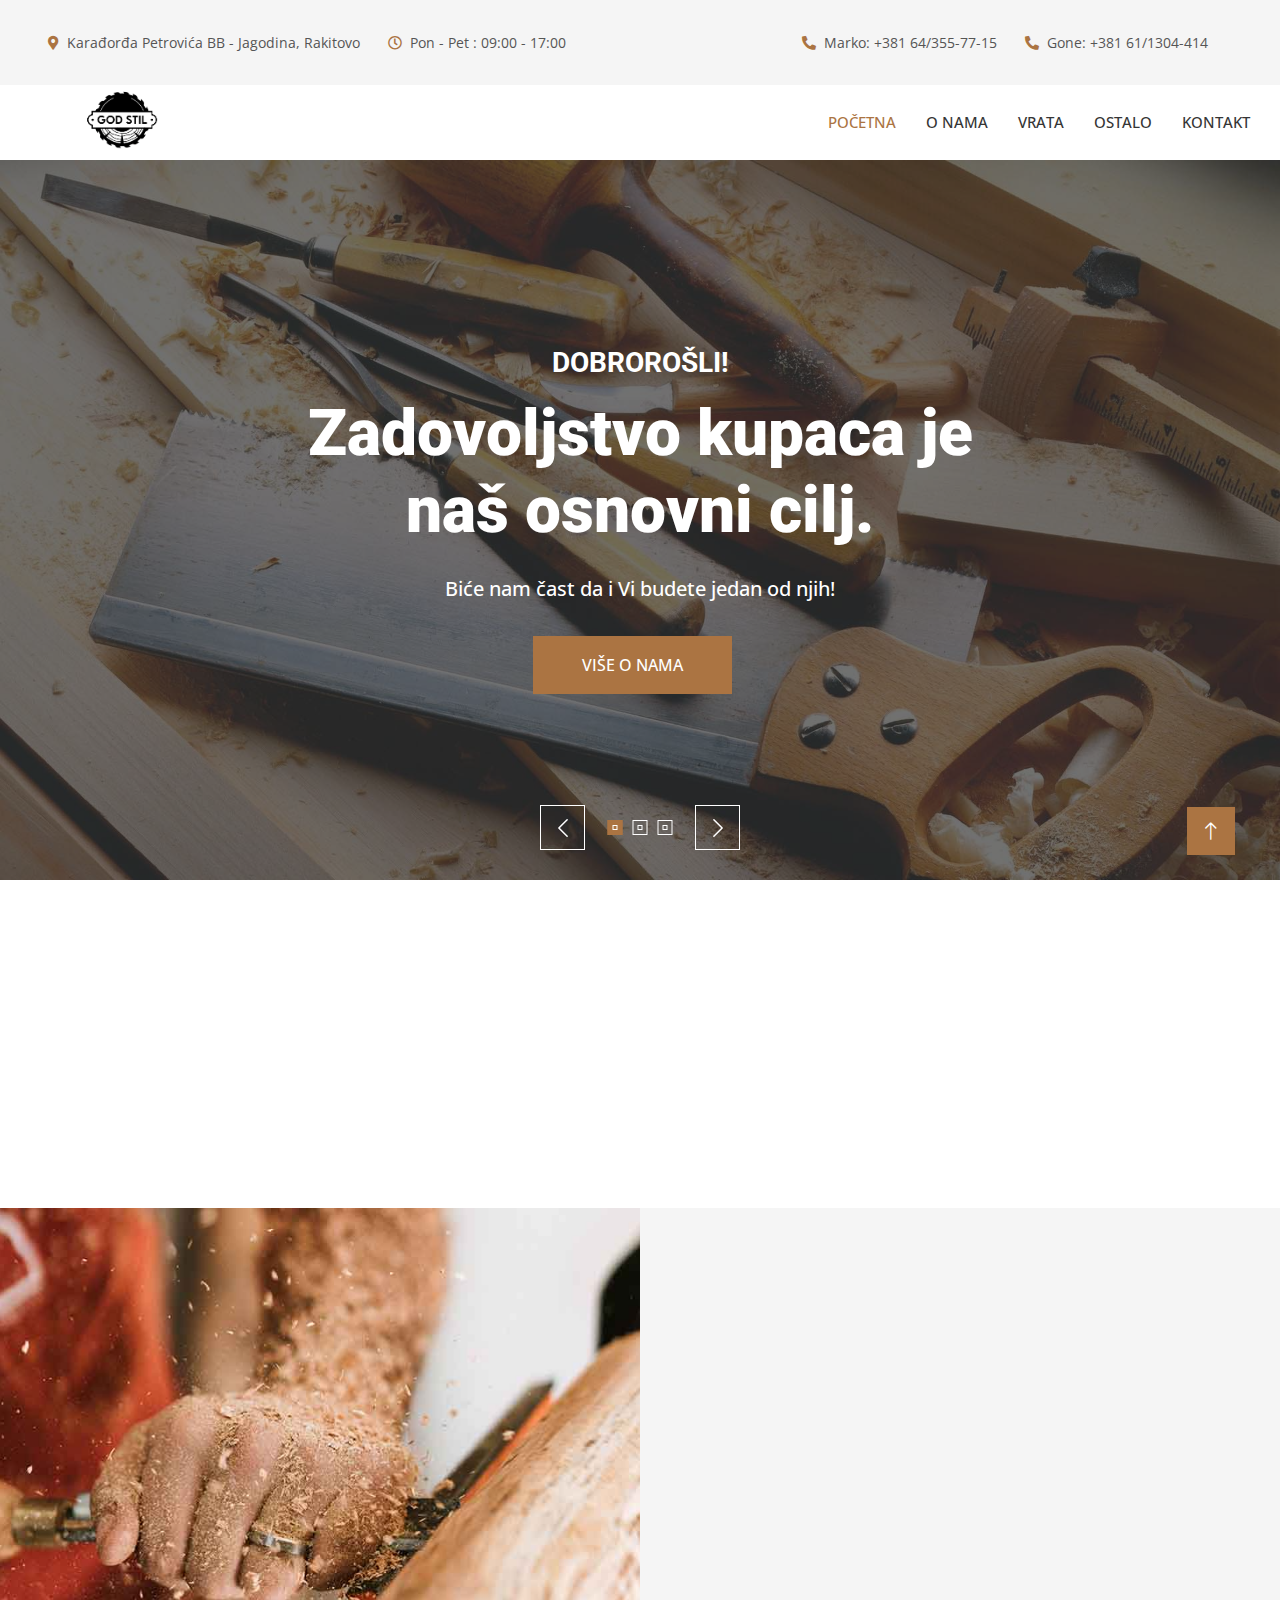
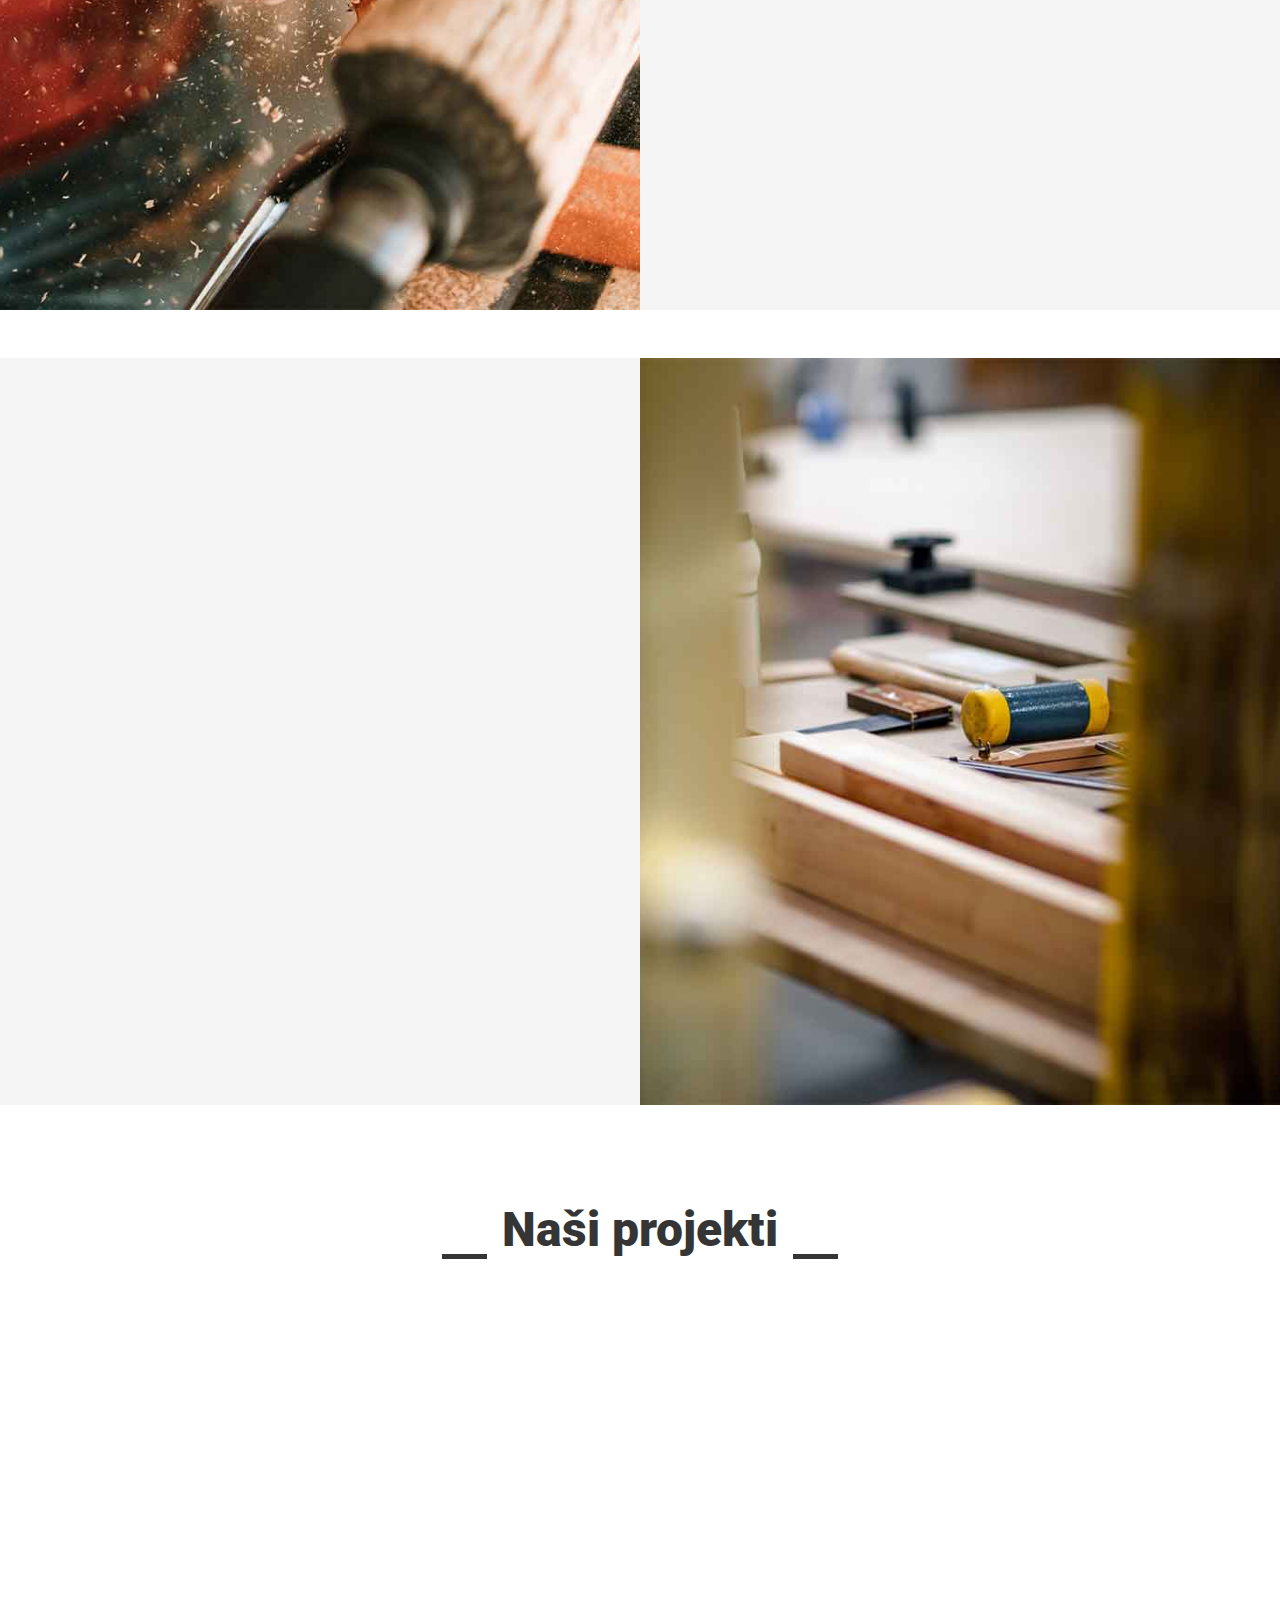
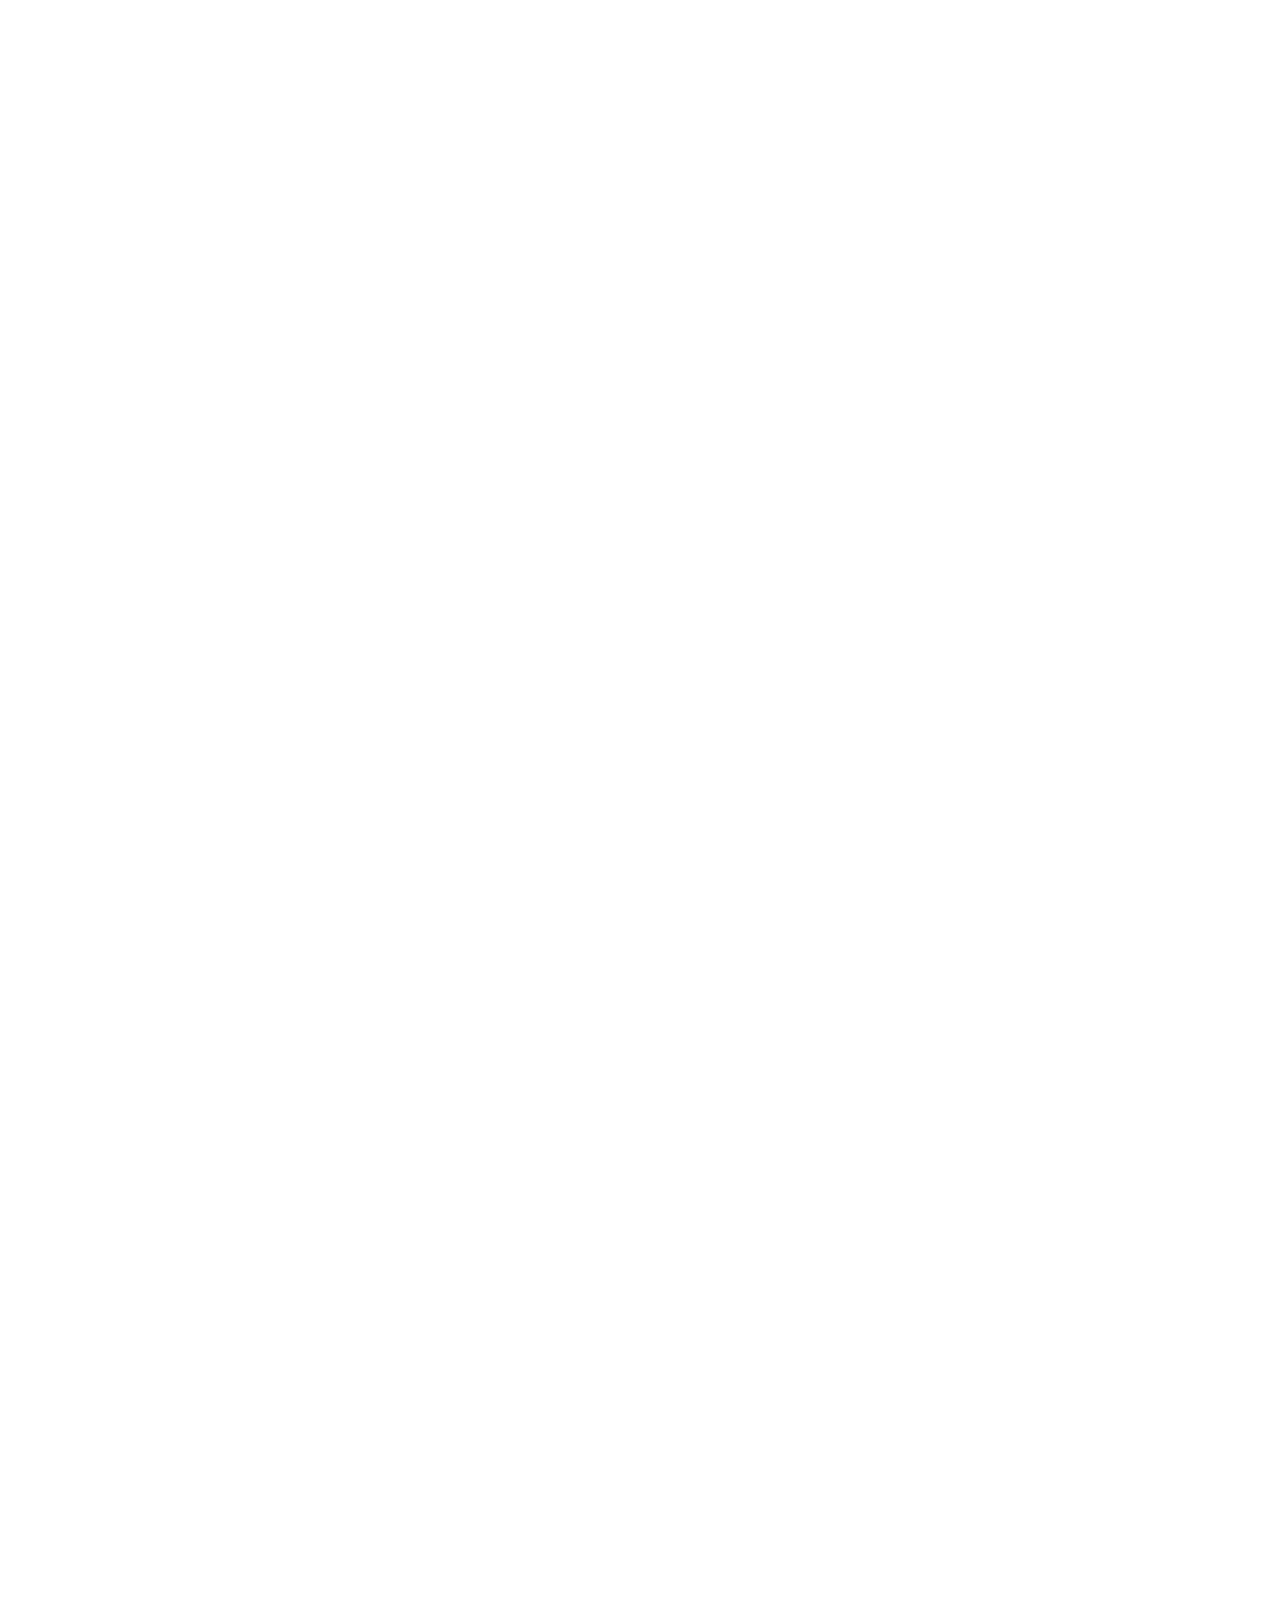
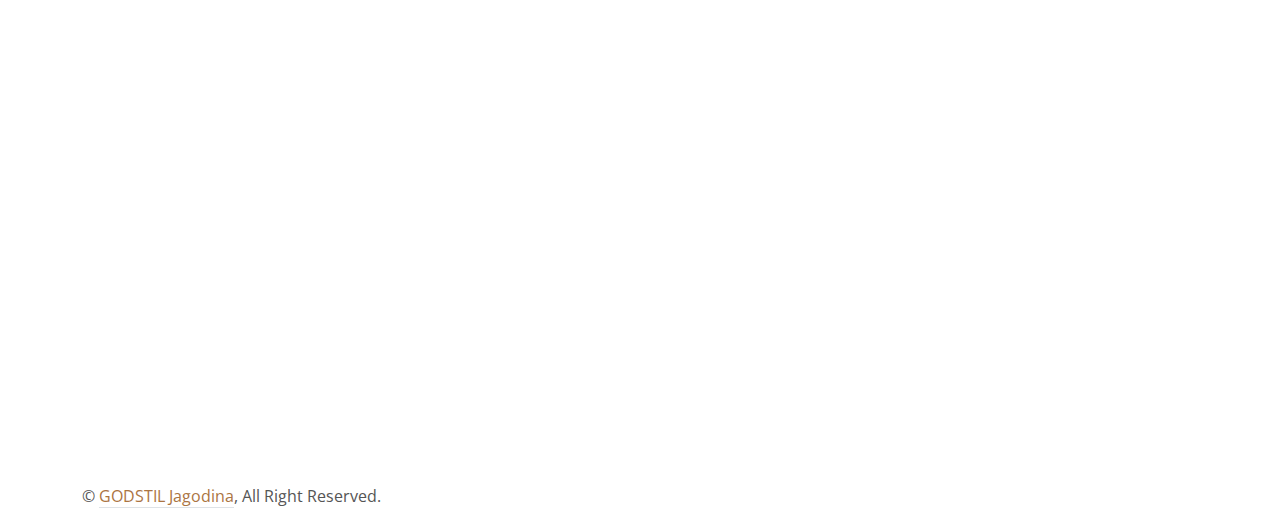
<file: index.html>
<!DOCTYPE html>
<html lang="en">

<head>
    <meta charset="utf-8">
    <title>GOD STIL</title>
    <meta content="width=device-width, initial-scale=1.0" name="viewport">
    <meta content="" name="keywords">
    <meta content="" name="description">

    <!-- Favicon -->
    <link href="img/favicon.ico" rel="icon">

    <!-- Google Web Fonts -->
    <link rel="preconnect" href="https://fonts.googleapis.com">
    <link rel="preconnect" href="https://fonts.gstatic.com" crossorigin>
    <link href="https://fonts.googleapis.com/css2?family=Open+Sans:wght@400;500&family=Roboto:wght@500;700;900&display=swap" rel="stylesheet">

    <!-- Icon Font Stylesheet -->
    <link href="https://cdnjs.cloudflare.com/ajax/libs/font-awesome/5.10.0/css/all.min.css" rel="stylesheet">
    <link href="https://cdn.jsdelivr.net/npm/bootstrap-icons@1.4.1/font/bootstrap-icons.css" rel="stylesheet">

    <!-- Libraries Stylesheet -->
    <link href="lib/animate/animate.min.css" rel="stylesheet">
    <link href="lib/owlcarousel/assets/owl.carousel.min.css" rel="stylesheet">
    <link href="lib/lightbox/css/lightbox.min.css" rel="stylesheet">

    <!-- Customized Bootstrap Stylesheet -->
    <link href="css/bootstrap.min.css" rel="stylesheet">

    <!-- Template Stylesheet -->
    <link href="css/style.css" rel="stylesheet">
</head>

<body>
    <!-- Spinner Start -->
    <div id="spinner" class="show bg-white position-fixed translate-middle w-100 vh-100 top-50 start-50 d-flex align-items-center justify-content-center">
        <div class="spinner-grow text-primary" style="width: 3rem; height: 3rem;" role="status">
            <span class="sr-only">Loading...</span>
        </div>
    </div>
    <!-- Spinner End -->


    <!-- Topbar Start -->
    <div class="container-fluid bg-light p-0">
        <div class="row gx-0 d-none d-lg-flex">
            <div class="col-lg-7 px-5 text-start">
                <div class="h-100 d-inline-flex align-items-center py-3 me-4">
                    <small class="fa fa-map-marker-alt text-primary me-2"></small>
                    <small>Karađorđa Petrovića BB - Jagodina, Rakitovo</small>
                </div>
                <div class="h-100 d-inline-flex align-items-center py-3">
                    <small class="far fa-clock text-primary me-2"></small>
                    <small>Pon - Pet : 09:00  - 17:00</small>
                </div>
            </div>
            <div class="col-lg-5 px-5 text-end">
                <div class="h-100 d-inline-flex align-items-center py-3 me-4">
                    <small class="fa fa-phone-alt text-primary me-2"></small>
                    <small>Marko: +381 64/355-77-15 </small>
                </div>
                <div class="h-100 d-inline-flex align-items-center py-3 me-4">
                    <small class="fa fa-phone-alt text-primary me-2"></small>
                    <small>Gone: +381 61/1304-414 </small>
                </div>
                <div class="h-100 d-inline-flex align-items-center">
                    <a class="btn btn-sm-square bg-white text-primary me-1" href=""><i class="fab fa-facebook-f"></i></a>
                    <a class="btn btn-sm-square bg-white text-primary me-0" href="https://www.instagram.com/stolarija_god_stil?igsh=MWxlNGdjaXRmdmQwdA=="><i class="fab fa-instagram"></i></a>
                </div>
            </div>
        </div>
    </div>
    <!-- Topbar End -->


    <!-- Navbar Start -->
    <nav class="navbar navbar-expand-lg bg-white navbar-light sticky-top p-0">
        <a href="index.html" class="navbar-brand d-flex align-items-center px-4 px-lg-5">
            <img class="img-fluid" src="img/godstil-logo.png" alt="God Stil Logo" style="max-height: 90px; width: auto;">

        </a>
        <button type="button" class="navbar-toggler me-4" data-bs-toggle="collapse" data-bs-target="#navbarCollapse">
            <span class="navbar-toggler-icon"></span>
        </button>
        <div class="collapse navbar-collapse" id="navbarCollapse">
            <div class="navbar-nav ms-auto p-4 p-lg-0">
                <a href="index.html" class="nav-item nav-link active">Početna</a>
                <a href="about.html" class="nav-item nav-link">O nama</a>
                <!-- <a href="service.html" class="nav-item nav-link">Usluge</a> -->
                <a href="project.html" class="nav-item nav-link">Vrata</a>
                <a href="rest.html" class="nav-item nav-link">Ostalo</a>
                <!-- <a href="furnir.html" class="nav-item nav-link">Furnir</a>
                <a href="kraftmaster.html" class="nav-item nav-link">Kraftmaster</a>
                <a href="medijapan.html" class="nav-item nav-link">Medijapan</a>
                <a href="okov.html" class="nav-item nav-link">Okov</a>
                <a href="palete.html" class="nav-item nav-link">Palete</a>
                <a href="ostalo.html" class="nav-item nav-link">Ostalo</a> -->
                <!-- <div class="nav-item dropdown">
                    <a href="#" class="nav-link dropdown-toggle" data-bs-toggle="dropdown">Pages</a>
                    <div class="dropdown-menu fade-up m-0">
                        <a href="feature.html" class="dropdown-item">Feature</a>
                        <a href="team.html" class="dropdown-item">Our Team</a>
                        <a href="404.html" class="dropdown-item">404 Page</a>
                    </div>
                </div> -->
                <a href="contact.html" class="nav-item nav-link">Kontakt</a>
            </div>
        </div>
    </nav>
    <!-- Navbar End -->


    <!-- Carousel Start -->
    <div class="container-fluid p-0 pb-5">
        <div class="owl-carousel header-carousel position-relative">
            <div class="owl-carousel-item position-relative">
                <img class="img-fluid" src="img/carousel-1.jpg" alt="">
                <div class="position-absolute top-0 start-0 w-100 h-100 d-flex align-items-center" style="background: rgba(53, 53, 53, .7);">
                    <div class="container">
                        <div class="row justify-content-center">
                            <div class="col-12 col-lg-8 text-center">
                                <h3 class="text-white text-uppercase mb-3 animated slideInDown">DOBROROŠLI!</h3>
                                <h1 class="display-3 text-white animated slideInDown mb-4">Zadovoljstvo kupaca je naš osnovni cilj.</h1>
                                <p class="fs-5 fw-medium text-white mb-4 pb-2">Biće nam čast da i Vi budete jedan od njih!</p>
                                <a href="about.html" class="btn btn-primary py-md-3 px-md-5 me-3 animated slideInLeft">VIŠE O NAMA</a>
                            </div>
                        </div>
                    </div>
                </div>
            </div>
            <div class="owl-carousel-item position-relative">
                <img class="img-fluid" src="img/carousel-2.jpg" alt="">
                <div class="position-absolute top-0 start-0 w-100 h-100 d-flex align-items-center" style="background: rgba(53, 53, 53, .7);">
                    <div class="container">
                        <div class="row justify-content-center">
                            <div class="col-12 col-lg-8 text-center">
                                <h1 class="display-3 text-white animated slideInDown mb-4">Iz dana u dan prilagođavamo se svakom novom izazovu i zahtevu.</h1>
                                <a href="about.html" class="btn btn-primary py-md-3 px-md-5 me-3 animated slideInLeft">VIŠE O NAMA</a>
                            </div>
                        </div>
                    </div>
                </div>
            </div>
            <div class="owl-carousel-item position-relative">
                <img class="img-fluid" src="img/carousel-3.jpg" alt="">
                <div class="position-absolute top-0 start-0 w-100 h-100 d-flex align-items-center" style="background: rgba(53, 53, 53, .7);">
                    <div class="container">
                        <div class="row justify-content-center">
                            <div class="col-12 col-lg-8 text-center">
                                <h2 class="display-3 text-white animated slideInDown mb-4">Naša sobna vrata će ulepšati Vaš dom</h2>
                                <a href="about.html" class="btn btn-primary py-md-3 px-md-5 me-3 animated slideInLeft">VIŠE O NAMA</a>
                            </div>
                        </div>
                    </div>
                </div>
            </div>
        </div>
    </div>
    <!-- Carousel End -->


    <!-- Feature Start -->
    <div class="container-xxl py-5">
        <div class="container">
            <div class="row g-5">
                <div class="col-md-6 col-lg-3 wow fadeIn" data-wow-delay="0.1s">
                    <div class="d-flex align-items-center justify-content-between mb-2">
                        <div class="d-flex align-items-center justify-content-center bg-light" style="width: 60px; height: 60px;">
                            <i class="fa fa-user-check fa-2x text-primary"></i>
                        </div>
                        <h1 class="display-1 text-light mb-0">1</h1>
                    </div>
                    <h5>ISKUSTVO</h5>
                </div>
                <div class="col-md-6 col-lg-3 wow fadeIn" data-wow-delay="0.3s">
                    <div class="d-flex align-items-center justify-content-between mb-2">
                        <div class="d-flex align-items-center justify-content-center bg-light" style="width: 60px; height: 60px;">
                            <i class="fa fa-check fa-2x text-primary"></i>
                        </div>
                        <h1 class="display-1 text-light mb-0">2</h1>
                    </div>
                    <h5>GARANCJA</h5>
                </div>
                <div class="col-md-6 col-lg-3 wow fadeIn" data-wow-delay="0.5s">
                    <div class="d-flex align-items-center justify-content-between mb-2">
                        <div class="d-flex align-items-center justify-content-center bg-light" style="width: 60px; height: 60px;">
                            <i class="fa fa-drafting-compass fa-2x text-primary"></i>
                        </div>
                        <h1 class="display-1 text-light mb-0">3</h1>
                    </div>
                    <h5>KVALITET</h5>
                </div>
                <div class="col-md-6 col-lg-3 wow fadeIn" data-wow-delay="0.7s">
                    <div class="d-flex align-items-center justify-content-between mb-2">
                        <div class="d-flex align-items-center justify-content-center bg-light" style="width: 60px; height: 60px;">
                            <i class="fa fa-headphones fa-2x text-primary"></i>
                        </div>
                        <h1 class="display-1 text-light mb-0">4</h1>
                    </div>
                    <h5>KVANTITET</h5>
                </div>
            </div>
        </div>
    </div>
    <!-- Feature Start -->



    <!-- O nama Start -->
    <div class="container-fluid bg-light overflow-hidden my-5 px-lg-0">
        <div class="container about px-lg-0">
            <div class="row g-0 mx-lg-0">
                <div class="col-lg-6 ps-lg-0" style="min-height: 400px;">
                    <div class="position-relative h-100">
                        <img class="position-absolute img-fluid w-100 h-100" src="img/about.jpg" style="object-fit: cover;" alt="">
                    </div>
                </div>
                <div class="col-lg-6 about-text py-5 wow fadeIn" data-wow-delay="0.5s">
                    <div class="p-lg-5 pe-lg-0">
                        <div class="section-title text-start">
                            <h1 class="display-5 mb-4">O nama</h1>
                        </div>
                        <p class="mb-4 pb-2">Tokom svih godina trudili smo se da idemo u korak sa tehnologijom. Od 2008. godine smešteni smo u hali opremljenoj svom potrebnom mehanizacijom koja nam omogućava da odgovorimo na sve Vaše potrebe. Kod nas možete naručiti stolariju,
                            bilo po vašim merama, ili standardnih dimenzija, a na ukazano poverenje odgovorićemo proizvodom po najsavremenijim standardima i maksimalnom posvećenošću. Trend rasta se nastavlja uzrokujući povećanje proizvodnje i prostornih
                            kapaciteta, a naš sledeći cilj je kreiranje prepoznatljivog brenda koji će garantovati svojim kvalitetom i dugotrajnošću.</p>
                        <div class="row g-4 mb-4 pb-2">
                            <div class="col-sm-6 wow fadeIn" data-wow-delay="0.1s">
                                <div class="d-flex align-items-center">
                                    <div class="d-flex flex-shrink-0 align-items-center justify-content-center bg-white" style="width: 60px; height: 60px;">
                                        <i class="fa fa-users fa-2x text-primary"></i>
                                    </div>
                                    <div class="ms-3">
                                        <h2 class="text-primary mb-1" data-toggle="counter-up">15</h2>
                                        <p class="fw-medium mb-0">Odrađenih projekata</p>
                                    </div>
                                </div>
                            </div>
                            <div class="col-sm-6 wow fadeIn" data-wow-delay="0.3s">
                                <div class="d-flex align-items-center">
                                    <div class="d-flex flex-shrink-0 align-items-center justify-content-center bg-white" style="width: 60px; height: 60px;">
                                        <i class="fa fa-check fa-2x text-primary"></i>
                                    </div>
                                    <div class="ms-3">
                                        <h2 class="text-primary mb-1" data-toggle="counter-up">24</h2>
                                        <p class="fw-medium mb-0">Godina iskustva</p>
                                    </div>
                                </div>
                            </div>
                        </div>
                        <a href="" class="btn btn-primary py-3 px-5">VIŠE</a>
                    </div>
                </div>
            </div>
        </div>
    </div>
    <!-- O nama End -->


    <!-- Usluge Start -->
    <!-- <div class="container-xxl py-5">
        <div class="container">
            <div class="section-title text-center">
                <h1 class="display-5 mb-5">Naše usluge</h1>
            </div>
            <div class="row g-4">
                <div class="col-md-6 col-lg-4 wow fadeInUp" data-wow-delay="0.1s">
                    <div class="service-item">
                        <div class="overflow-hidden">
                            <img class="img-fluid" src="img/service-1.jpg" alt="">
                        </div>
                        <div class="p-4 text-center border border-5 border-light border-top-0">
                            <h4 class="mb-3">Jagodina</h4>
                            <p>Stet stet justo dolor sed duo. Ut clita sea sit ipsum diam lorem diam.</p>
                            <a class="fw-medium" href="">Read More<i class="fa fa-arrow-right ms-2"></i></a>
                        </div>
                    </div>
                </div>
                <div class="col-md-6 col-lg-4 wow fadeInUp" data-wow-delay="0.3s">
                    <div class="service-item">
                        <div class="overflow-hidden">
                            <img class="img-fluid" src="img/service-2.jpg" alt="">
                        </div>
                        <div class="p-4 text-center border border-5 border-light border-top-0">
                            <h4 class="mb-3">Furniture Manufacturing</h4>
                            <p>Stet stet justo dolor sed duo. Ut clita sea sit ipsum diam lorem diam.</p>
                            <a class="fw-medium" href="">Read More<i class="fa fa-arrow-right ms-2"></i></a>
                        </div>
                    </div>
                </div>
                <div class="col-md-6 col-lg-4 wow fadeInUp" data-wow-delay="0.5s">
                    <div class="service-item">
                        <div class="overflow-hidden">
                            <img class="img-fluid" src="img/service-3.jpg" alt="">
                        </div>
                        <div class="p-4 text-center border border-5 border-light border-top-0">
                            <h4 class="mb-3">Furniture Remodeling</h4>
                            <p>Stet stet justo dolor sed duo. Ut clita sea sit ipsum diam lorem diam.</p>
                            <a class="fw-medium" href="">Read More<i class="fa fa-arrow-right ms-2"></i></a>
                        </div>
                    </div>
                </div>
                <div class="col-md-6 col-lg-4 wow fadeInUp" data-wow-delay="0.1s">
                    <div class="service-item">
                        <div class="overflow-hidden">
                            <img class="img-fluid" src="img/service-4.jpg" alt="">
                        </div>
                        <div class="p-4 text-center border border-5 border-light border-top-0">
                            <h4 class="mb-3">Wooden Floor</h4>
                            <p>Stet stet justo dolor sed duo. Ut clita sea sit ipsum diam lorem diam.</p>
                            <a class="fw-medium" href="">Read More<i class="fa fa-arrow-right ms-2"></i></a>
                        </div>
                    </div>
                </div>
                <div class="col-md-6 col-lg-4 wow fadeInUp" data-wow-delay="0.3s">
                    <div class="service-item">
                        <div class="overflow-hidden">
                            <img class="img-fluid" src="img/service-5.jpg" alt="">
                        </div>
                        <div class="p-4 text-center border border-5 border-light border-top-0">
                            <h4 class="mb-3">Wooden Furniture</h4>
                            <p>Stet stet justo dolor sed duo. Ut clita sea sit ipsum diam lorem diam.</p>
                            <a class="fw-medium" href="">Read More<i class="fa fa-arrow-right ms-2"></i></a>
                        </div>
                    </div>
                </div>
                <div class="col-md-6 col-lg-4 wow fadeInUp" data-wow-delay="0.5s">
                    <div class="service-item">
                        <div class="overflow-hidden">
                            <img class="img-fluid" src="img/service-6.jpg" alt="">
                        </div>
                        <div class="p-4 text-center border border-5 border-light border-top-0">
                            <h4 class="mb-3">Custom Work</h4>
                            <p>Stet stet justo dolor sed duo. Ut clita sea sit ipsum diam lorem diam.</p>
                            <a class="fw-medium" href="">Read More<i class="fa fa-arrow-right ms-2"></i></a>
                        </div>
                    </div>
                </div>
            </div>
        </div>
    </div> -->
    <!-- Usluge End -->


    <!-- Feature Start -->
    <div class="container-fluid bg-light overflow-hidden my-5 px-lg-0">
        <div class="container feature px-lg-0">
            <div class="row g-0 mx-lg-0">
                <div class="col-lg-6 feature-text py-5 wow fadeIn" data-wow-delay="0.5s">
                    <div class="p-lg-5 ps-lg-0">
                        <div class="section-title text-start">
                            <h1 class="display-5 mb-4">Zašto izabrati baš nas?</h1>
                        </div>
                        <p class="mb-4 pb-2">Tokom svih godina trudili smo se da idemo u korak sa tehnologijom. Od 2008. godine smešteni smo u hali opremljenoj svom potrebnom mehanizacijom koja nam omogućava da odgovorimo na sve Vaše potrebe. Kod nas možete naručiti stolariju,
                            bilo po vašim merama, ili standardnih dimenzija, a na ukazano poverenje odgovorićemo proizvodom po najsavremenijim standardima i maksimalnom posvećenošću. Trend rasta se nastavlja uzrokujući povećanje proizvodnje i prostornih
                            kapaciteta, a naš sledeći cilj je kreiranje prepoznatljivog brenda koji će garantovati svojim kvalitetom i dugotrajnošću.</p>
                        <div class="row g-4">
                            <div class="col-6">
                                <div class="d-flex align-items-center">
                                    <div class="d-flex flex-shrink-0 align-items-center justify-content-center bg-white" style="width: 60px; height: 60px;">
                                        <i class="fa fa-check fa-2x text-primary"></i>
                                    </div>
                                    <div class="ms-4">
                                        <p class="mb-2">Kvalitetna</p>
                                        <h5 class="mb-0">Usluga</h5>
                                    </div>
                                </div>
                            </div>
                            <div class="col-6">
                                <div class="d-flex align-items-center">
                                    <div class="d-flex flex-shrink-0 align-items-center justify-content-center bg-white" style="width: 60px; height: 60px;">
                                        <i class="fa fa-user-check fa-2x text-primary"></i>
                                    </div>
                                    <div class="ms-4">
                                        <p class="mb-2">Školovani</p>
                                        <h5 class="mb-0">Profesionalci</h5>
                                    </div>
                                </div>
                            </div>
                            <div class="col-6">
                                <div class="d-flex align-items-center">
                                    <div class="d-flex flex-shrink-0 align-items-center justify-content-center bg-white" style="width: 60px; height: 60px;">
                                        <i class="fa fa-drafting-compass fa-2x text-primary"></i>
                                    </div>
                                    <div class="ms-4">
                                        <p class="mb-2">Besplatna</p>
                                        <h5 class="mb-0">Usluga</h5>
                                    </div>
                                </div>
                            </div>
                            <div class="col-6">
                                <div class="d-flex align-items-center">
                                    <div class="d-flex flex-shrink-0 align-items-center justify-content-center bg-white" style="width: 60px; height: 60px;">
                                        <i class="fa fa-headphones fa-2x text-primary"></i>
                                    </div>
                                    <div class="ms-4">
                                        <p class="mb-2">Podrška</p>
                                        <h5 class="mb-0">Korisnicima</h5>
                                    </div>
                                </div>
                            </div>
                        </div>
                    </div>
                </div>
                <div class="col-lg-6 pe-lg-0" style="min-height: 400px;">
                    <div class="position-relative h-100">
                        <img class="position-absolute img-fluid w-100 h-100" src="img/feature.jpg" style="object-fit: cover;" alt="">
                    </div>
                </div>
            </div>
        </div>
    </div>
    <!-- Feature End -->


    <!-- Projects Start -->
    <div class="container-xxl py-5">
        <div class="container">
            <div class="section-title text-center">
                <h1 class="display-5 mb-5">Naši projekti</h1>
            </div>
            <div class="row mt-n2 wow fadeInUp" data-wow-delay="0.3s">
                <div class="col-12 text-center">
                    <ul class="list-inline mb-5" id="portfolio-flters">
                        <li class="mx-2 active" data-filter="*">All</li>
                        <li class="mx-2" data-filter=".jagodina-load">Jagodina</li>
                        <li class="mx-2" data-filter=".drugo-load">Vrnjačka Banja</li>
                    </ul>
                </div>
            </div>
            <div class="row g-4 portfolio-container">
                <div class="col-lg-4 col-md-6 portfolio-item jagodina-load wow fadeInUp" data-wow-delay="0.1s">
                    <div class="rounded overflow-hidden">
                        <div class="position-relative overflow-hidden">
                            <img class="img-fluid w-100" src="img/Projekti/JA-1.jpeg" alt="">
                            <div class="portfolio-overlay">
                                <a class="btn btn-square btn-outline-light mx-1" href="img/Projekti/JA-1.jpeg" data-lightbox="portfolio"><i class="fa fa-eye"></i></a>

                            </div>
                        </div>
                        <div class="border border-5 border-light border-top-0 p-4">
                            <p class="text-primary fw-medium mb-2">Jagodina</p>
                            <h5 class="lh-base mb-0">>>></a>
                        </div>
                    </div>
                </div>
                <div class="col-lg-4 col-md-6 portfolio-item jagodina-load wow fadeInUp" data-wow-delay="0.1s">
                    <div class="rounded overflow-hidden">
                        <div class="position-relative overflow-hidden">
                            <img class="img-fluid w-100" src="img/Projekti/JA-11.jpeg" alt="">
                            <div class="portfolio-overlay">
                                <a class="btn btn-square btn-outline-light mx-1" href="img/Projekti/JA-11.jpeg" data-lightbox="portfolio"><i class="fa fa-eye"></i></a>

                            </div>
                        </div>
                        <div class="border border-5 border-light border-top-0 p-4">
                            <p class="text-primary fw-medium mb-2">Jagodina</p>
                            <h5 class="lh-base mb-0">>>></a>
                        </div>
                    </div>
                </div>
                <div class="col-lg-4 col-md-6 portfolio-item jagodina-load wow fadeInUp" data-wow-delay="0.1s">
                    <div class="rounded overflow-hidden">
                        <div class="position-relative overflow-hidden">
                            <img class="img-fluid w-100" src="img/Projekti/JA-2.jpeg" alt="">
                            <div class="portfolio-overlay">
                                <a class="btn btn-square btn-outline-light mx-1" href="img/Projekti/JA-2.jpeg" data-lightbox="portfolio"><i class="fa fa-eye"></i></a>

                            </div>
                        </div>
                        <div class="border border-5 border-light border-top-0 p-4">
                            <p class="text-primary fw-medium mb-2">Jagodina</p>
                            <h5 class="lh-base mb-0">>>></a>
                        </div>
                    </div>
                </div>
            </div>
            <div class="row g-4 portfolio-container">
                <div class="col-lg-4 col-md-6 portfolio-item jagodina-load wow fadeInUp" data-wow-delay="0.1s">
                    <div class="rounded overflow-hidden">
                        <div class="position-relative overflow-hidden">
                            <img class="img-fluid w-100" src="img/Projekti/JA-22.jpeg" alt="">
                            <div class="portfolio-overlay">
                                <a class="btn btn-square btn-outline-light mx-1" href="img/Projekti/JA-22.jpeg" data-lightbox="portfolio"><i class="fa fa-eye"></i></a>

                            </div>
                        </div>
                        <div class="border border-5 border-light border-top-0 p-4">
                            <p class="text-primary fw-medium mb-2">Jagodina</p>
                            <h5 class="lh-base mb-0">>>></a>
                        </div>
                    </div>
                </div>
                <div class="col-lg-4 col-md-6 portfolio-item jagodina-load wow fadeInUp" data-wow-delay="0.1s">
                    <div class="rounded overflow-hidden">
                        <div class="position-relative overflow-hidden">
                            <img class="img-fluid w-100" src="img/Projekti/JA-3.jpeg" alt="">
                            <div class="portfolio-overlay">
                                <a class="btn btn-square btn-outline-light mx-1" href="img/Projekti/JA-3.jpeg" data-lightbox="portfolio"><i class="fa fa-eye"></i></a>

                            </div>
                        </div>
                        <div class="border border-5 border-light border-top-0 p-4">
                            <p class="text-primary fw-medium mb-2">Jagodina</p>
                            <h5 class="lh-base mb-0">>>></a>
                        </div>
                    </div>
                </div>
                <div class="col-lg-4 col-md-6 portfolio-item jagodina-load wow fadeInUp" data-wow-delay="0.1s">
                    <div class="rounded overflow-hidden">
                        <div class="position-relative overflow-hidden">
                            <img class="img-fluid w-100" src="img/Projekti/JA-33.jpeg" alt="">
                            <div class="portfolio-overlay">
                                <a class="btn btn-square btn-outline-light mx-1" href="img/Projekti/JA-33.jpeg" data-lightbox="portfolio"><i class="fa fa-eye"></i></a>

                            </div>
                        </div>
                        <div class="border border-5 border-light border-top-0 p-4">
                            <p class="text-primary fw-medium mb-2">Jagodina</p>
                            <h5 class="lh-base mb-0">>>></a>
                        </div>
                    </div>
                </div>
            </div>
        </div>
        <div class="row g-4 portfolio-container">
            <div class="col-lg-4 col-md-6 portfolio-item drugo-load wow fadeInUp" data-wow-delay="0.1s">
                <div class="rounded overflow-hidden">
                    <div class="position-relative overflow-hidden">
                        <img class="img-fluid w-100" src="img/Projekti/VR-BA.jpeg" alt="">
                        <div class="portfolio-overlay">
                            <a class="btn btn-square btn-outline-light mx-1" href="img/Projekti/VR-BA.jpeg" data-lightbox="portfolio"><i class="fa fa-eye"></i></a>

                        </div>
                    </div>
                    <div class="border border-5 border-light border-top-0 p-4">
                        <p class="text-primary fw-medium mb-2">Vrnjacka Banja</p>
                        <h5 class="lh-base mb-0">>>></a>
                    </div>
                </div>
            </div>

        </div>
    </div>
    <!-- Projects End -->

    <!-- Footer Start -->
    <div class="container-fluid bg-dark text-light footer mt-5 pt-5 wow fadeIn" data-wow-delay="0.1s">
        <div class="container py-5">
            <div class="row g-5">
                <div class="col-lg-3 col-md-6">
                    <h4 class="text-light mb-4">Informacije</h4>
                    <p class="mb-2"><i class="fa fa-map-marker-alt me-3"></i>Karađorđa Petrovića BB - Jagodina, Rakitovo</p>
                    <p class="mb-2"><i class="fa fa-phone-alt me-3"></i>+381 61/1304-414</p>
                    <p class="mb-2"><i class="fa fa-envelope me-3"></i> godstilrakitovo1@gmail.com</p>
                    <div class="d-flex pt-2">
                        <a class="btn btn-outline-light btn-social" href=""><i class="fab fa-facebook-f"></i></a>
                    </div>
                </div>
                <!-- <div class="col-lg-3 col-md-6"> -->
                <!-- <h4 class="text-light mb-4">Services</h4>
                    <a class="btn btn-link" href="">Jagodina</a>
                    <a class="btn btn-link" href="">Furniture Remodeling</a>
                    <a class="btn btn-link" href="">Wooden Floor</a>
                    <a class="btn btn-link" href="">Wooden Furniture</a>
                    <a class="btn btn-link" href="">Ćuprija</a> -->
                <!-- </div>
                <div class="col-lg-3 col-md-6">
                    <h4 class="text-light mb-4">Brzi linkovi:</h4>
                    <a class="btn btn-link" href="">O nama</a>
                    <a class="btn btn-link" href="">Kontaktirajte nas!</a> -->
                <!-- <a class="btn btn-link" href="">Naše usluge</a> -->
                <!-- <a class="btn btn-link" href="">Terms & Condition</a> -->
                <!-- <a class="btn btn-link" href="">Support</a> -->
            </div>
        </div>
    </div>
    <div class="container">
        <div class="copyright">
            <div class="row">
                <div class="col-md-6 text-center text-md-start mb-3 mb-md-0">
                    &copy; <a class="border-bottom" href="#">GODSTIL Jagodina</a>, All Right Reserved.
                </div>
                <div class="col-md-6 text-center text-md-end">
                </div>
            </div>
        </div>
    </div>
    </div>
    <!-- Footer End -->


    <!-- Back to Top -->
    <a href="#" class="btn btn-lg btn-primary btn-lg-square rounded-0 back-to-top"><i class="bi bi-arrow-up"></i></a>


    <!-- JavaScript Libraries -->
    <script src="https://code.jquery.com/jquery-3.4.1.min.js"></script>
    <script src="https://cdn.jsdelivr.net/npm/bootstrap@5.0.0/dist/js/bootstrap.bundle.min.js"></script>
    <script src="lib/wow/wow.min.js"></script>
    <script src="lib/easing/easing.min.js"></script>
    <script src="lib/waypoints/waypoints.min.js"></script>
    <script src="lib/counterup/counterup.min.js"></script>
    <script src="lib/owlcarousel/owl.carousel.min.js"></script>
    <script src="lib/isotope/isotope.pkgd.min.js"></script>
    <script src="lib/lightbox/js/lightbox.min.js"></script>

    <!-- Template Javascript -->
    <script src="js/main.js"></script>
</body>

</html>
</file>
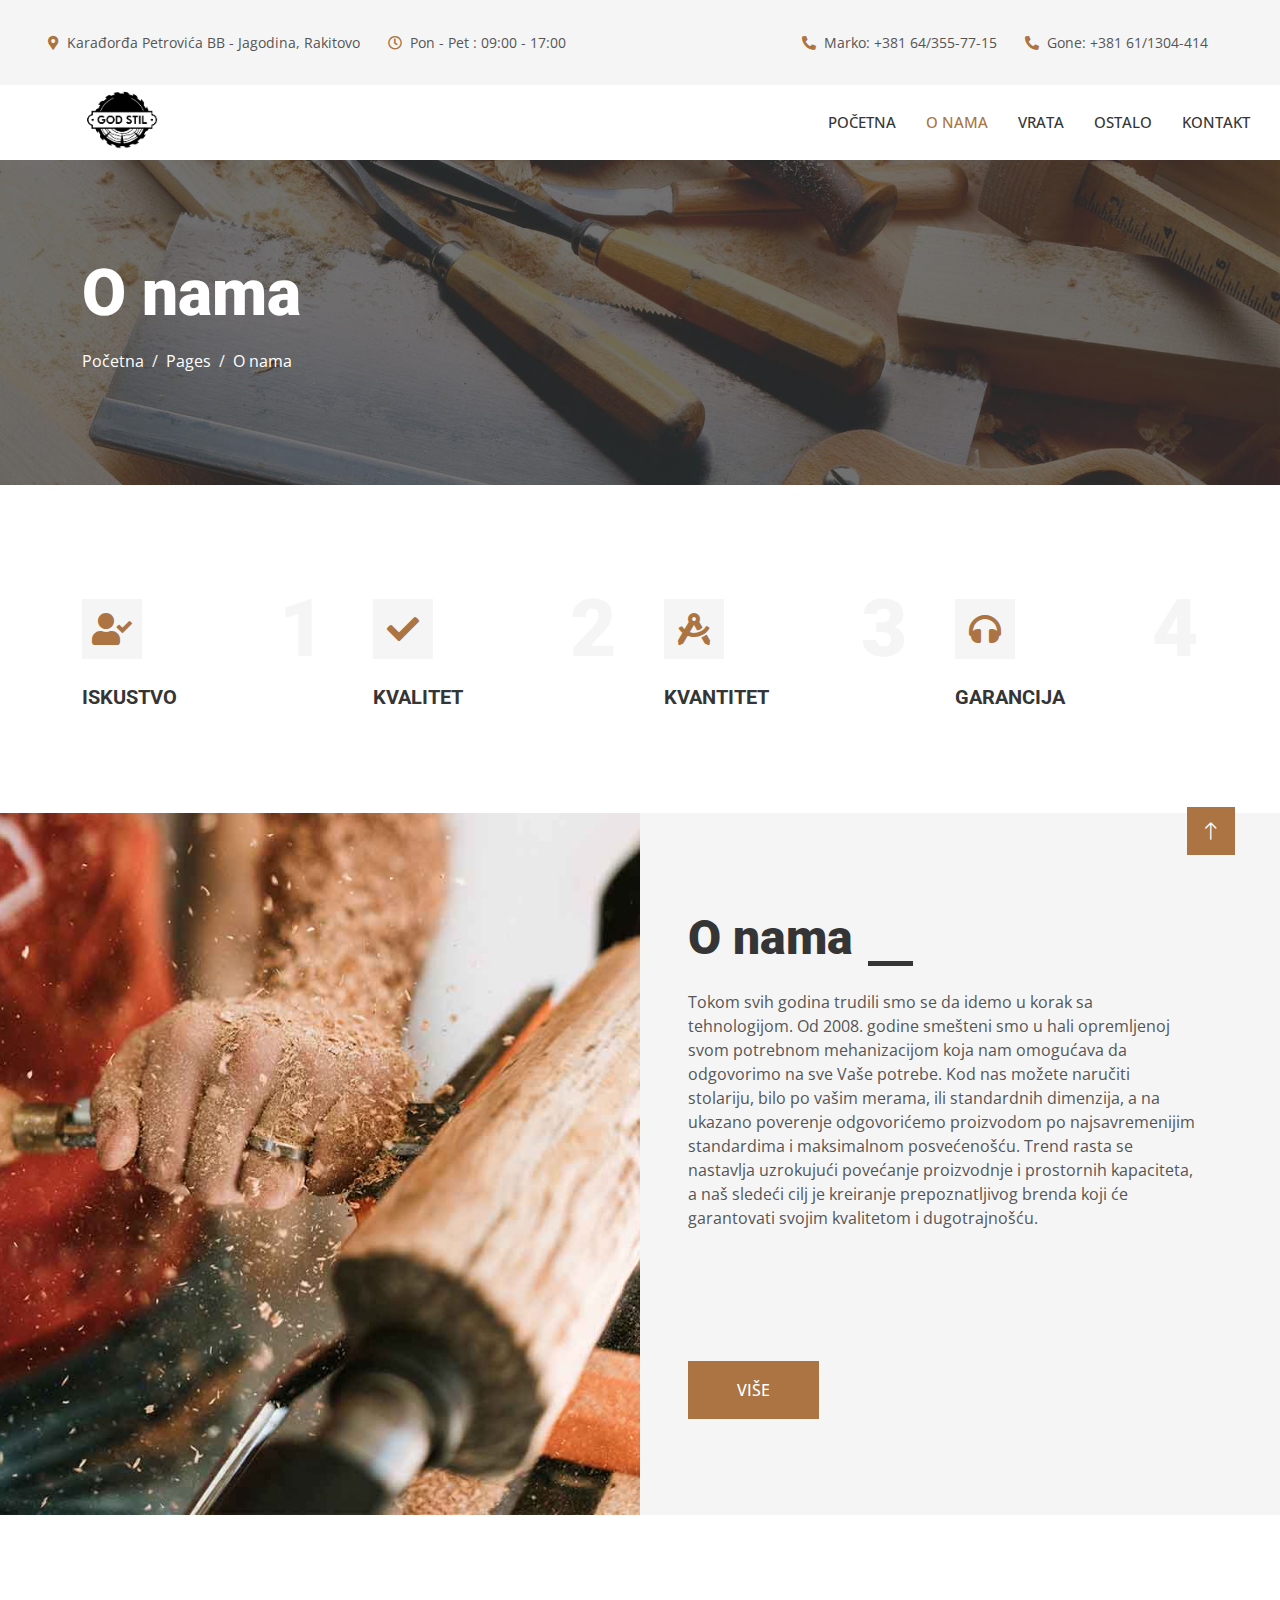
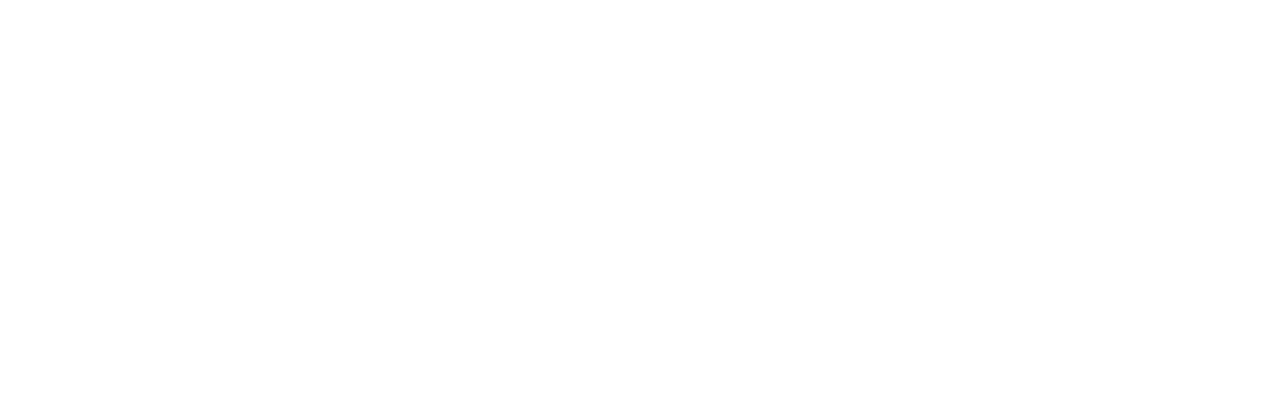
<file: about.html>
<!DOCTYPE html>
<html lang="en">

<head>
    <meta charset="utf-8">
    <title>GOD STIL</title>
    <meta content="width=device-width, initial-scale=1.0" name="viewport">
    <meta content="" name="keywords">
    <meta content="" name="description">

    <!-- Favicon -->
    <link href="img/favicon.ico" rel="icon">

    <!-- Google Web Fonts -->
    <link rel="preconnect" href="https://fonts.googleapis.com">
    <link rel="preconnect" href="https://fonts.gstatic.com" crossorigin>
    <link href="https://fonts.googleapis.com/css2?family=Open+Sans:wght@400;500&family=Roboto:wght@500;700;900&display=swap" rel="stylesheet">

    <!-- Icon Font Stylesheet -->
    <link href="https://cdnjs.cloudflare.com/ajax/libs/font-awesome/5.10.0/css/all.min.css" rel="stylesheet">
    <link href="https://cdn.jsdelivr.net/npm/bootstrap-icons@1.4.1/font/bootstrap-icons.css" rel="stylesheet">

    <!-- Libraries Stylesheet -->
    <link href="lib/animate/animate.min.css" rel="stylesheet">
    <link href="lib/owlcarousel/assets/owl.carousel.min.css" rel="stylesheet">
    <link href="lib/lightbox/css/lightbox.min.css" rel="stylesheet">

    <!-- Customized Bootstrap Stylesheet -->
    <link href="css/bootstrap.min.css" rel="stylesheet">

    <!-- Template Stylesheet -->
    <link href="css/style.css" rel="stylesheet">
</head>

<body>
    <!-- Spinner Start -->
    <div id="spinner" class="show bg-white position-fixed translate-middle w-100 vh-100 top-50 start-50 d-flex align-items-center justify-content-center">
        <div class="spinner-grow text-primary" style="width: 3rem; height: 3rem;" role="status">
            <span class="sr-only">Loading...</span>
        </div>
    </div>
    <!-- Spinner End -->


    <!-- Topbar Start -->
    <div class="container-fluid bg-light p-0">
        <div class="row gx-0 d-none d-lg-flex">
            <div class="col-lg-7 px-5 text-start">
                <div class="h-100 d-inline-flex align-items-center py-3 me-4">
                    <small class="fa fa-map-marker-alt text-primary me-2"></small>
                    <small>Karađorđa Petrovića BB - Jagodina, Rakitovo</small>
                </div>
                <div class="h-100 d-inline-flex align-items-center py-3">
                    <small class="far fa-clock text-primary me-2"></small>
                    <small>Pon - Pet : 09:00  - 17:00</small>
                </div>
            </div>
            <div class="col-lg-5 px-5 text-end">
                <div class="h-100 d-inline-flex align-items-center py-3 me-4">
                    <small class="fa fa-phone-alt text-primary me-2"></small>
                    <small>Marko: +381 64/355-77-15 </small>
                </div>
                <div class="h-100 d-inline-flex align-items-center py-3 me-4">
                    <small class="fa fa-phone-alt text-primary me-2"></small>
                    <small>Gone: +381 61/1304-414 </small>
                </div>
                <div class="h-100 d-inline-flex align-items-center">
                    <a class="btn btn-sm-square bg-white text-primary me-1" href=""><i class="fab fa-facebook-f"></i></a>
                    <a class="btn btn-sm-square bg-white text-primary me-0" href="https://www.instagram.com/stolarija_god_stil?igsh=MWxlNGdjaXRmdmQwdA=="><i class="fab fa-instagram"></i></a>
                </div>
            </div>
        </div>
    </div>
    <!-- Topbar End -->


    <!-- Navbar Start -->
    <nav class="navbar navbar-expand-lg bg-white navbar-light sticky-top p-0">
        <a href="index.html" class="navbar-brand d-flex align-items-center px-4 px-lg-5">
            <img class="img-fluid" src="img/godstil-logo.png" alt="God Stil Logo" style="max-height: 90px; width: auto;">

        </a>
        <button type="button" class="navbar-toggler me-4" data-bs-toggle="collapse" data-bs-target="#navbarCollapse">
            <span class="navbar-toggler-icon"></span>
        </button>
        <div class="collapse navbar-collapse" id="navbarCollapse">
            <div class="navbar-nav ms-auto p-4 p-lg-0">
                <a href="index.html" class="nav-item nav-link">Početna</a>
                <a href="about.html" class="nav-item nav-link active">O nama</a>
                <!-- <a href="service.html" class="nav-item nav-link">Usluge</a> -->
                <a href="project.html" class="nav-item nav-link">Vrata</a>
                <a href="rest.html" class="nav-item nav-link">Ostalo</a>
                <!-- <div class="nav-item dropdown">
                    <a href="#" class="nav-link dropdown-toggle" data-bs-toggle="dropdown">Pages</a>
                    <div class="dropdown-menu fade-up m-0">
                        <a href="feature.html" class="dropdown-item">Feature</a>
                        <a href="team.html" class="dropdown-item">Our Team</a>
                        <a href="404.html" class="dropdown-item">404 Page</a>
                    </div>
                </div> -->
                <a href="contact.html" class="nav-item nav-link">Kontakt</a>
            </div>
        </div>
    </nav>
    <!-- Navbar End -->


    <!-- Page Header Start -->
    <div class="container-fluid page-header py-5 mb-5">
        <div class="container py-5">
            <h1 class="display-3 text-white mb-3 animated slideInDown">O nama</h1>
            <nav aria-label="breadcrumb animated slideInDown">
                <ol class="breadcrumb">
                    <li class="breadcrumb-item"><a class="text-white" href="#">Početna</a></li>
                    <li class="breadcrumb-item"><a class="text-white" href="#">Pages</a></li>
                    <li class="breadcrumb-item text-white active" aria-current="page">O nama</li>
                </ol>
            </nav>
        </div>
    </div>
    <!-- Page Header End -->


    <!-- Feature Start -->
    <div class="container-xxl py-5">
        <div class="container">
            <div class="row g-5">
                <div class="col-md-6 col-lg-3 wow fadeIn" data-wow-delay="0.1s">
                    <div class="d-flex align-items-center justify-content-between mb-2">
                        <div class="d-flex align-items-center justify-content-center bg-light" style="width: 60px; height: 60px;">
                            <i class="fa fa-user-check fa-2x text-primary"></i>
                        </div>
                        <h1 class="display-1 text-light mb-0">1</h1>
                    </div>
                    <h5>ISKUSTVO</h5>
                </div>
                <div class="col-md-6 col-lg-3 wow fadeIn" data-wow-delay="0.3s">
                    <div class="d-flex align-items-center justify-content-between mb-2">
                        <div class="d-flex align-items-center justify-content-center bg-light" style="width: 60px; height: 60px;">
                            <i class="fa fa-check fa-2x text-primary"></i>
                        </div>
                        <h1 class="display-1 text-light mb-0">2</h1>
                    </div>
                    <h5>KVALITET</h5>
                </div>
                <div class="col-md-6 col-lg-3 wow fadeIn" data-wow-delay="0.5s">
                    <div class="d-flex align-items-center justify-content-between mb-2">
                        <div class="d-flex align-items-center justify-content-center bg-light" style="width: 60px; height: 60px;">
                            <i class="fa fa-drafting-compass fa-2x text-primary"></i>
                        </div>
                        <h1 class="display-1 text-light mb-0">3</h1>
                    </div>
                    <h5>KVANTITET</h5>
                </div>
                <div class="col-md-6 col-lg-3 wow fadeIn" data-wow-delay="0.7s">
                    <div class="d-flex align-items-center justify-content-between mb-2">
                        <div class="d-flex align-items-center justify-content-center bg-light" style="width: 60px; height: 60px;">
                            <i class="fa fa-headphones fa-2x text-primary"></i>
                        </div>
                        <h1 class="display-1 text-light mb-0">4</h1>
                    </div>
                    <h5>GARANCIJA</h5>
                </div>
            </div>
        </div>
    </div>
    <!-- Feature Start -->



    <!-- O nama Start -->
    <div class="container-fluid bg-light overflow-hidden my-5 px-lg-0">
        <div class="container about px-lg-0">
            <div class="row g-0 mx-lg-0">
                <div class="col-lg-6 ps-lg-0" style="min-height: 400px;">
                    <div class="position-relative h-100">
                        <img class="position-absolute img-fluid w-100 h-100" src="img/about.jpg" style="object-fit: cover;" alt="">
                    </div>
                </div>
                <div class="col-lg-6 about-text py-5 wow fadeIn" data-wow-delay="0.5s">
                    <div class="p-lg-5 pe-lg-0">
                        <div class="section-title text-start">
                            <h1 class="display-5 mb-4">O nama</h1>
                        </div>
                        <p class="mb-4 pb-2">Tokom svih godina trudili smo se da idemo u korak sa tehnologijom. Od 2008. godine smešteni smo u hali opremljenoj svom potrebnom mehanizacijom koja nam omogućava da odgovorimo na sve Vaše potrebe. Kod nas možete naručiti stolariju,
                            bilo po vašim merama, ili standardnih dimenzija, a na ukazano poverenje odgovorićemo proizvodom po najsavremenijim standardima i maksimalnom posvećenošću. Trend rasta se nastavlja uzrokujući povećanje proizvodnje i prostornih
                            kapaciteta, a naš sledeći cilj je kreiranje prepoznatljivog brenda koji će garantovati svojim kvalitetom i dugotrajnošću.</p>
                        <div class="row g-4 mb-4 pb-2">
                            <div class="col-sm-6 wow fadeIn" data-wow-delay="0.1s">
                                <div class="d-flex align-items-center">
                                    <div class="d-flex flex-shrink-0 align-items-center justify-content-center bg-white" style="width: 60px; height: 60px;">
                                        <i class="fa fa-users fa-2x text-primary"></i>
                                    </div>
                                    <div class="ms-3">
                                        <h2 class="text-primary mb-1" data-toggle="counter-up">15</h2>
                                        <p class="fw-medium mb-0">Odrađenih projekata</p>
                                    </div>
                                </div>
                            </div>
                            <div class="col-sm-6 wow fadeIn" data-wow-delay="0.3s">
                                <div class="d-flex align-items-center">
                                    <div class="d-flex flex-shrink-0 align-items-center justify-content-center bg-white" style="width: 60px; height: 60px;">
                                        <i class="fa fa-check fa-2x text-primary"></i>
                                    </div>
                                    <div class="ms-3">
                                        <h2 class="text-primary mb-1" data-toggle="counter-up">24</h2>
                                        <p class="fw-medium mb-0">Godina iskustva</p>
                                    </div>
                                </div>
                            </div>
                        </div>
                        <a href="" class="btn btn-primary py-3 px-5">VIŠE</a>
                    </div>
                </div>
            </div>
        </div>
    </div>
    <!-- O nama End -->

    <!-- Footer Start -->
    <div class="container-fluid bg-dark text-light footer mt-5 pt-5 wow fadeIn" data-wow-delay="0.1s">
        <div class="container py-5">
            <div class="row g-5">
                <div class="col-lg-3 col-md-6">
                    <h4 class="text-light mb-4">Informacije</h4>
                    <p class="mb-2"><i class="fa fa-map-marker-alt me-3"></i>Karađorđa Petrovića BB - Jagodina, Rakitovo</p>
                    <p class="mb-2"><i class="fa fa-phone-alt me-3"></i>+381 61/1304-414</p>
                    <p class="mb-2"><i class="fa fa-envelope me-3"></i> godstilrakitovo1@gmail.com</p>
                    <div class="d-flex pt-2">
                        <a class="btn btn-outline-light btn-social" href=""><i class="fab fa-facebook-f"></i></a>
                    </div>
                </div>
                <!-- <div class="col-lg-3 col-md-6">
                    <h4 class="text-light mb-4">Services</h4>
                    <a class="btn btn-link" href="">General Carpentry</a>
                    <a class="btn btn-link" href="">Furniture Remodeling</a>
                    <a class="btn btn-link" href="">Wooden Floor</a>
                    <a class="btn btn-link" href="">Wooden Furniture</a>
                    <a class="btn btn-link" href="">Custom Carpentry</a>
                </div>
                <div class="col-lg-3 col-md-6">
                    <h4 class="text-light mb-4">Quick Links</h4>
                    <a class="btn btn-link" href="">O nama</a>
                    <a class="btn btn-link" href="">Kontaktirajte nas!</a>
                    <a class="btn btn-link" href="">Naše usluge</a>
                    <a class="btn btn-link" href="">Terms & Condition</a>
                    <a class="btn btn-link" href="">Support</a>
                </div> -->
            </div>
        </div>
        <div class="container">
            <div class="copyright">
                <div class="row">
                    <div class="col-md-6 text-center text-md-start mb-3 mb-md-0">
                        &copy; <a class="border-bottom" href="#">GODSTIL Jagodina</a>, All Right Reserved.
                    </div>
                    <div class="col-md-6 text-center text-md-end">
                    </div>
                </div>
            </div>
        </div>
    </div>
    <!-- Footer End -->


    <!-- Back to Top -->
    <a href="#" class="btn btn-lg btn-primary btn-lg-square rounded-0 back-to-top"><i class="bi bi-arrow-up"></i></a>


    <!-- JavaScript Libraries -->
    <script src="https://code.jquery.com/jquery-3.4.1.min.js"></script>
    <script src="https://cdn.jsdelivr.net/npm/bootstrap@5.0.0/dist/js/bootstrap.bundle.min.js"></script>
    <script src="lib/wow/wow.min.js"></script>
    <script src="lib/easing/easing.min.js"></script>
    <script src="lib/waypoints/waypoints.min.js"></script>
    <script src="lib/counterup/counterup.min.js"></script>
    <script src="lib/owlcarousel/owl.carousel.min.js"></script>
    <script src="lib/isotope/isotope.pkgd.min.js"></script>
    <script src="lib/lightbox/js/lightbox.min.js"></script>

    <!-- Template Javascript -->
    <script src="js/main.js"></script>
</body>

</html>
</file>
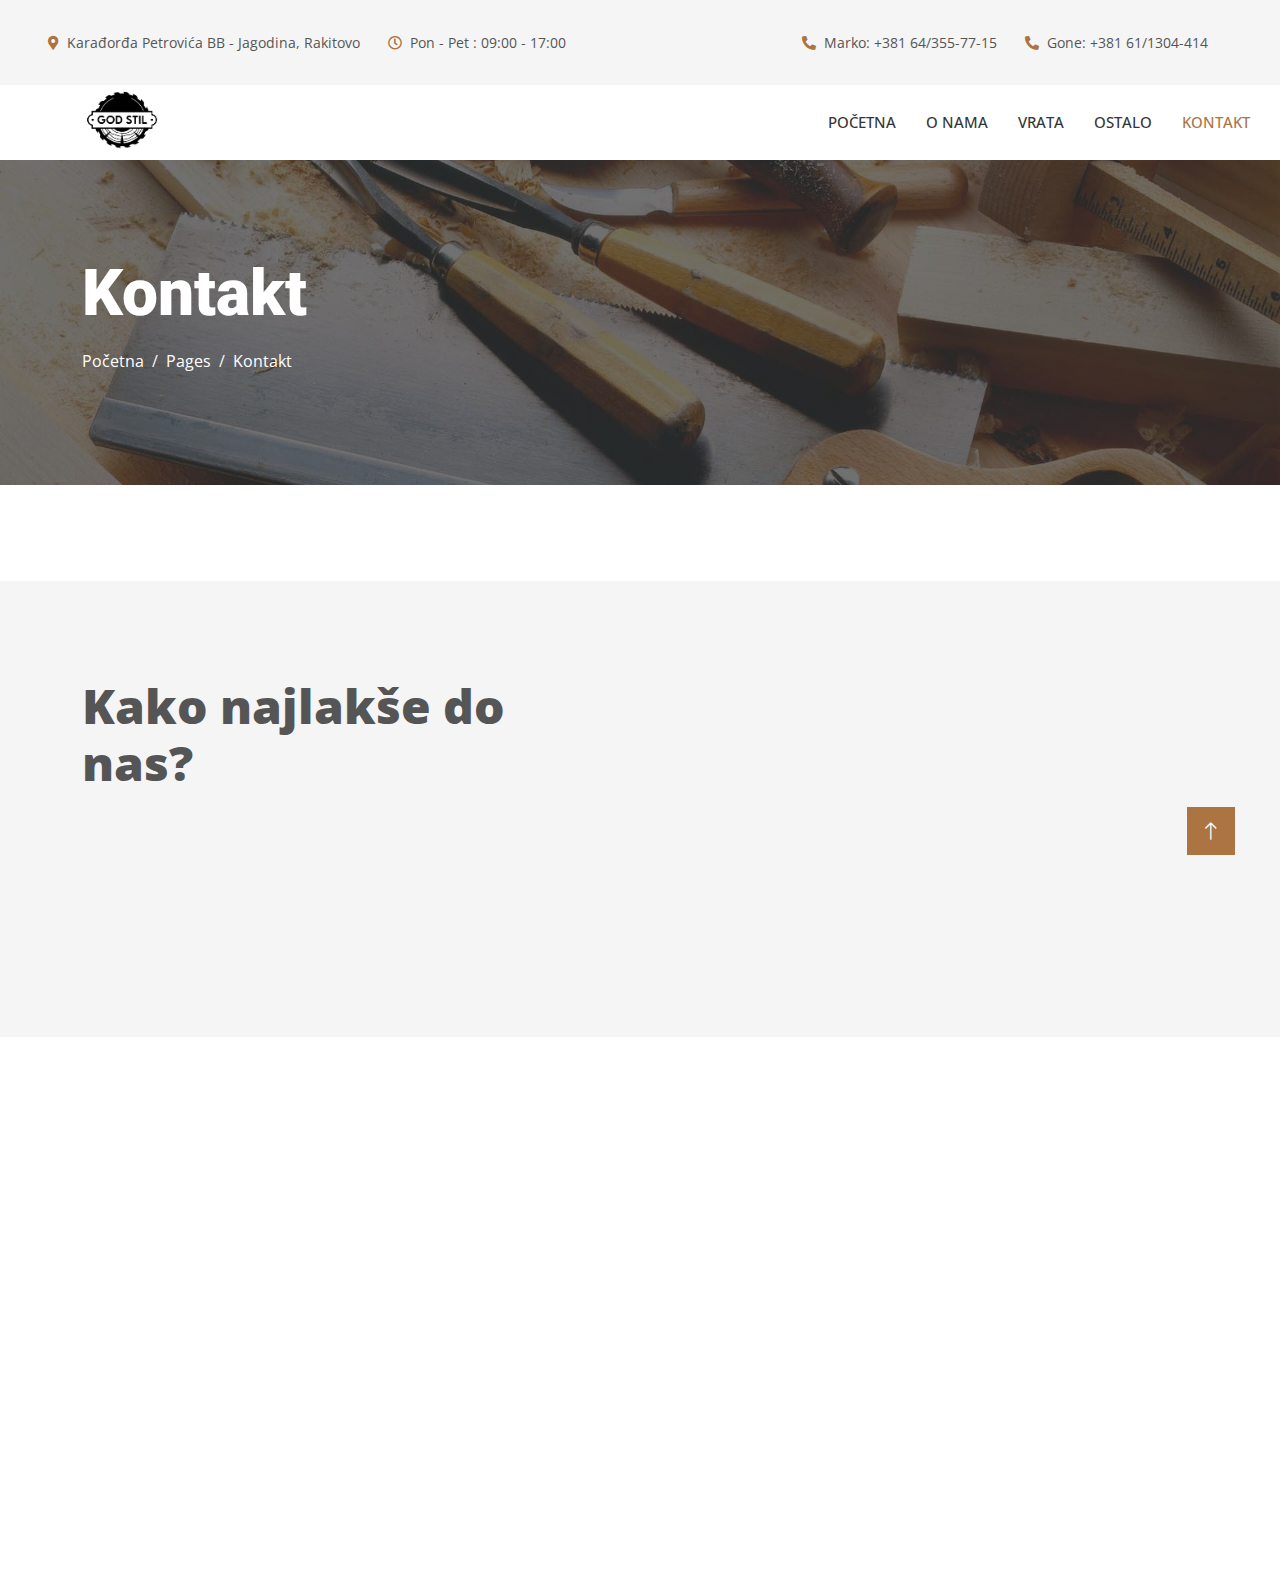
<file: contact.html>
<!DOCTYPE html>
<html lang="en">

<head>
    <meta charset="utf-8">
    <title>GOD STIL</title>
    <meta content="width=device-width, initial-scale=1.0" name="viewport">
    <meta content="" name="keywords">
    <meta content="" name="description">

    <!-- Favicon -->
    <link href="img/favicon.ico" rel="icon">

    <!-- Google Web Fonts -->
    <link rel="preconnect" href="https://fonts.googleapis.com">
    <link rel="preconnect" href="https://fonts.gstatic.com" crossorigin>
    <link href="https://fonts.googleapis.com/css2?family=Open+Sans:wght@400;500&family=Roboto:wght@500;700;900&display=swap" rel="stylesheet">

    <!-- Icon Font Stylesheet -->
    <link href="https://cdnjs.cloudflare.com/ajax/libs/font-awesome/5.10.0/css/all.min.css" rel="stylesheet">
    <link href="https://cdn.jsdelivr.net/npm/bootstrap-icons@1.4.1/font/bootstrap-icons.css" rel="stylesheet">

    <!-- Libraries Stylesheet -->
    <link href="lib/animate/animate.min.css" rel="stylesheet">
    <link href="lib/owlcarousel/assets/owl.carousel.min.css" rel="stylesheet">
    <link href="lib/lightbox/css/lightbox.min.css" rel="stylesheet">

    <!-- Customized Bootstrap Stylesheet -->
    <link href="css/bootstrap.min.css" rel="stylesheet">

    <!-- Template Stylesheet -->
    <link href="css/style.css" rel="stylesheet">
</head>

<body>
    <!-- Spinner Start -->
    <div id="spinner" class="show bg-white position-fixed translate-middle w-100 vh-100 top-50 start-50 d-flex align-items-center justify-content-center">
        <div class="spinner-grow text-primary" style="width: 3rem; height: 3rem;" role="status">
            <span class="sr-only">Loading...</span>
        </div>
    </div>
    <!-- Spinner End -->


    <!-- Topbar Start -->
    <div class="container-fluid bg-light p-0">
        <div class="row gx-0 d-none d-lg-flex">
            <div class="col-lg-7 px-5 text-start">
                <div class="h-100 d-inline-flex align-items-center py-3 me-4">
                    <small class="fa fa-map-marker-alt text-primary me-2"></small>
                    <small>Karađorđa Petrovića BB - Jagodina, Rakitovo</small>
                </div>
                <div class="h-100 d-inline-flex align-items-center py-3">
                    <small class="far fa-clock text-primary me-2"></small>
                    <small>Pon - Pet : 09:00  - 17:00</small>
                </div>
            </div>
            <div class="col-lg-5 px-5 text-end">
                <div class="h-100 d-inline-flex align-items-center py-3 me-4">
                    <small class="fa fa-phone-alt text-primary me-2"></small>
                    <small>Marko: +381 64/355-77-15 </small>
                </div>
                <div class="h-100 d-inline-flex align-items-center py-3 me-4">
                    <small class="fa fa-phone-alt text-primary me-2"></small>
                    <small>Gone: +381 61/1304-414 </small>
                </div>
                <div class="h-100 d-inline-flex align-items-center">
                    <a class="btn btn-sm-square bg-white text-primary me-1" href=""><i class="fab fa-facebook-f"></i></a>
                    <a class="btn btn-sm-square bg-white text-primary me-0" href="https://www.instagram.com/stolarija_god_stil?igsh=MWxlNGdjaXRmdmQwdA=="><i class="fab fa-instagram"></i></a>
                </div>
            </div>
        </div>
    </div>
    <!-- Topbar End -->


    <!-- Navbar Start -->
    <nav class="navbar navbar-expand-lg bg-white navbar-light sticky-top p-0">
        <a href="index.html" class="navbar-brand d-flex align-items-center px-4 px-lg-5">
            <img class="img-fluid" src="img/godstil-logo.png" alt="God Stil Logo" style="max-height: 90px; width: auto;">
        </a>
        <button type="button" class="navbar-toggler me-4" data-bs-toggle="collapse" data-bs-target="#navbarCollapse">
            <span class="navbar-toggler-icon"></span>
        </button>
        <div class="collapse navbar-collapse" id="navbarCollapse">
            <div class="navbar-nav ms-auto p-4 p-lg-0">
                <a href="index.html" class="nav-item nav-link">Početna</a>
                <a href="about.html" class="nav-item nav-link">O nama</a>
                <!-- <a href="service.html" class="nav-item nav-link">Usluge</a> -->
                <a href="project.html" class="nav-item nav-link">Vrata</a>
                <a href="rest.html" class="nav-item nav-link">Ostalo</a>
                <!-- <div class="nav-item dropdown">
                    <a href="#" class="nav-link dropdown-toggle" data-bs-toggle="dropdown">Pages</a>
                    <div class="dropdown-menu fade-up m-0">
                        <a href="feature.html" class="dropdown-item">Feature</a>
                        <a href="team.html" class="dropdown-item">Our Team</a>
                        <a href="404.html" class="dropdown-item">404 Page</a>
                    </div>
                </div> -->
                <a href="contact.html" class="nav-item nav-link active">Kontakt</a>
            </div>
        </div>
    </nav>
    <!-- Navbar End -->


    <!-- Page Header Start -->
    <div class="container-fluid page-header py-5 mb-5">
        <div class="container py-5">
            <h1 class="display-3 text-white mb-3 animated slideInDown">Kontakt</h1>
            <nav aria-label="breadcrumb animated slideInDown">
                <ol class="breadcrumb">
                    <li class="breadcrumb-item"><a class="text-white" href="#">Početna</a></li>
                    <li class="breadcrumb-item"><a class="text-white" href="#">Pages</a></li>
                    <li class="breadcrumb-item text-white active" aria-current="page">Kontakt</li>
                </ol>
            </nav>
        </div>
    </div>
    <!-- Page Header End -->


    <!-- Kontakt Start -->
    <div class="container-fluid bg-light overflow-hidden px-lg-0" style="margin: 6rem 0;">
        <div class="container contact px-lg-0">
            <div class="row g-0 mx-lg-0">
                <div class="col-lg-6 contact-text py-5 wow fadeIn" data-wow-delay="0.5s">
                    <div class="p-lg-5 ps-lg-0">
                        <div class="section-title text-start">
                            <!-- <h1 class="display-5 mb-4">Kako do nas?</h1> -->
                            <p class="display-5 mb4"> Kako najlakše do nas?</p>
                        </div>
                    </div>
                </div>
                <div class="col-lg-6 pe-lg-0" style="min-height: 400px;">
                    <div class="position-relative h-100">
                        <iframe src="https://www.google.com/maps/embed?pb=!1m17!1m12!1m3!1d2870.613022253937!2d21.280513091288555!3d43.98805175617147!2m3!1f0!2f0!3f0!3m2!1i1024!2i768!4f13.1!3m2!1m1!2zNDPCsDU5JzE3LjAiTiAyMcKwMTcnMDcuNCJF!5e0!3m2!1ssr!2shr!4v1719322289489!5m2!1ssr!2shr"
                            width="600" height="450" style="border:0;" allowfullscreen="" loading="lazy" referrerpolicy="no-referrer-when-downgrade"></iframe> </div>
                </div>
            </div>
        </div>
    </div>
    <!-- Kontakt End -->


    <!-- Footer Start -->
    <div class="container-fluid bg-dark text-light footer pt-5 wow fadeIn" data-wow-delay="0.1s" style="margin-top: 6rem;">
        <div class="container py-5">
            <div class="row g-5">
                <div class="col-lg-3 col-md-6">
                    <h4 class="text-light mb-4">Informacije</h4>
                    <p class="mb-2"><i class="fa fa-map-marker-alt me-3"></i>Karađorđa Petrovića BB - Jagodina, Rakitovo</p>
                    <p class="mb-2"><i class="fa fa-phone-alt me-3"></i>+381 61/1304-414</p>
                    <p class="mb-2"><i class="fa fa-envelope me-3"></i> godstilrakitovo1@gmail.com</p>
                    <div class="d-flex pt-2">
                        <a class="btn btn-outline-light btn-social" href=""><i class="fab fa-facebook-f"></i></a>
                    </div>
                </div>
                <!-- <div class="col-lg-3 col-md-6">
                    <h4 class="text-light mb-4">Services</h4>
                    <a class="btn btn-link" href="">Air Freight</a>
                    <a class="btn btn-link" href="">Sea Freight</a>
                    <a class="btn btn-link" href="">Road Freight</a>
                    <a class="btn btn-link" href="">Logistic Solutions</a>
                    <a class="btn btn-link" href="">Industry solutions</a>
                </div>
                <div class="col-lg-3 col-md-6">
                    <h4 class="text-light mb-4">Quick Links</h4>
                    <a class="btn btn-link" href="">O nama</a>
                    <a class="btn btn-link" href="">Kontaktirajte nas!</a>
                    <a class="btn btn-link" href="">Naše usluge</a>
                    <a class="btn btn-link" href="">Terms & Condition</a>
                    <a class="btn btn-link" href="">Support</a>
                </div> -->
            </div>
        </div>
        <div class="container">
            <div class="copyright">
                <div class="row">
                    <div class="col-md-6 text-center text-md-start mb-3 mb-md-0">
                        &copy; <a class="border-bottom" href="#">GODSTIL Jagodina</a>, All Right Reserved.
                    </div>
                    <div class="col-md-6 text-center text-md-end">
                    </div>
                </div>
            </div>
        </div>
    </div>
    <!-- Footer End -->


    <!-- Back to Top -->
    <a href="#" class="btn btn-lg btn-primary btn-lg-square rounded-0 back-to-top"><i class="bi bi-arrow-up"></i></a>


    <!-- JavaScript Libraries -->
    <script src="https://code.jquery.com/jquery-3.4.1.min.js"></script>
    <script src="https://cdn.jsdelivr.net/npm/bootstrap@5.0.0/dist/js/bootstrap.bundle.min.js"></script>
    <script src="lib/wow/wow.min.js"></script>
    <script src="lib/easing/easing.min.js"></script>
    <script src="lib/waypoints/waypoints.min.js"></script>
    <script src="lib/counterup/counterup.min.js"></script>
    <script src="lib/owlcarousel/owl.carousel.min.js"></script>

    <!-- Template Javascript -->
    <script src="js/main.js"></script>
</body>

</html>
</file>
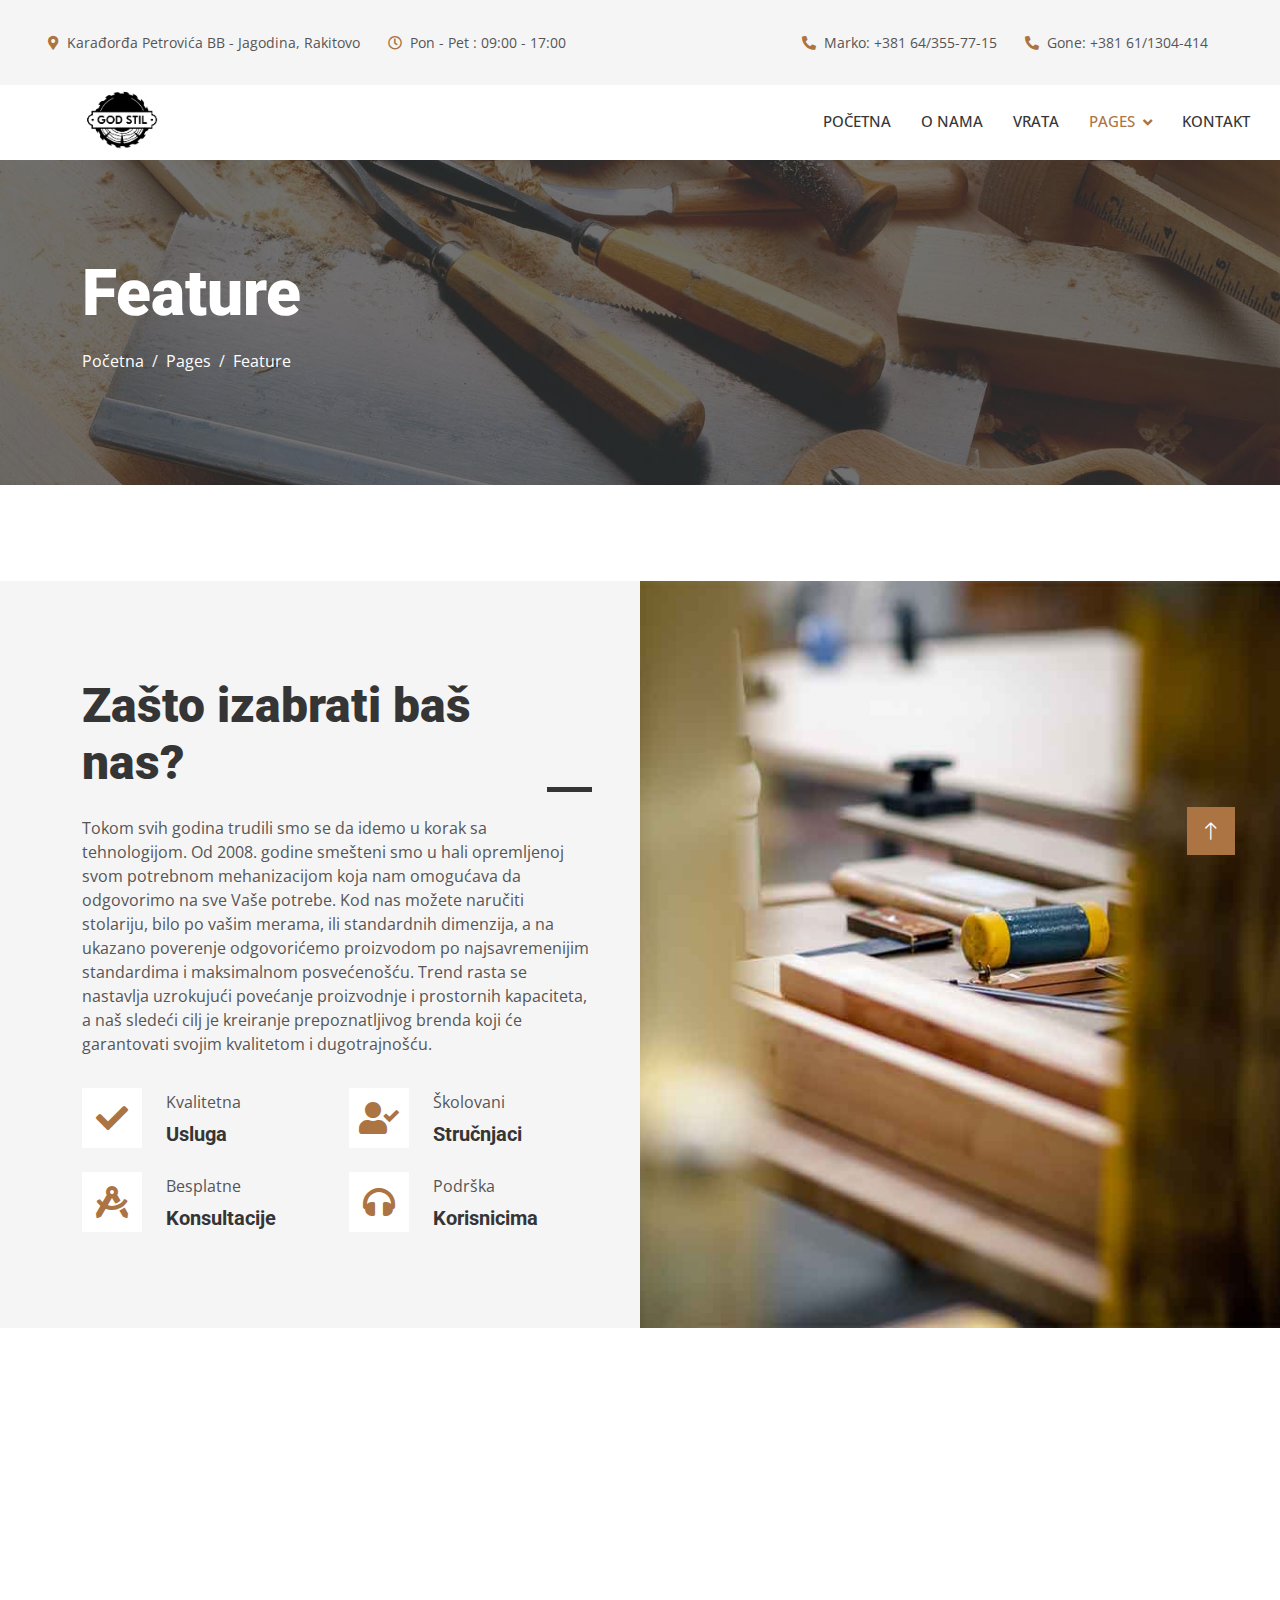
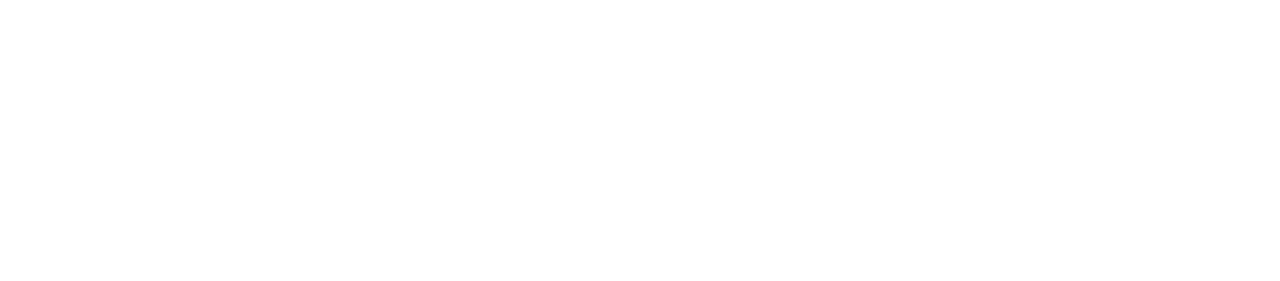
<file: feature.html>
<!DOCTYPE html>
<html lang="en">

<head>
    <meta charset="utf-8">
    <title>GOD STIL</title>
    <meta content="width=device-width, initial-scale=1.0" name="viewport">
    <meta content="" name="keywords">
    <meta content="" name="description">

    <!-- Favicon -->
    <link href="img/favicon.ico" rel="icon">

    <!-- Google Web Fonts -->
    <link rel="preconnect" href="https://fonts.googleapis.com">
    <link rel="preconnect" href="https://fonts.gstatic.com" crossorigin>
    <link href="https://fonts.googleapis.com/css2?family=Open+Sans:wght@400;500&family=Roboto:wght@500;700;900&display=swap" rel="stylesheet">

    <!-- Icon Font Stylesheet -->
    <link href="https://cdnjs.cloudflare.com/ajax/libs/font-awesome/5.10.0/css/all.min.css" rel="stylesheet">
    <link href="https://cdn.jsdelivr.net/npm/bootstrap-icons@1.4.1/font/bootstrap-icons.css" rel="stylesheet">

    <!-- Libraries Stylesheet -->
    <link href="lib/animate/animate.min.css" rel="stylesheet">
    <link href="lib/owlcarousel/assets/owl.carousel.min.css" rel="stylesheet">
    <link href="lib/lightbox/css/lightbox.min.css" rel="stylesheet">

    <!-- Customized Bootstrap Stylesheet -->
    <link href="css/bootstrap.min.css" rel="stylesheet">

    <!-- Template Stylesheet -->
    <link href="css/style.css" rel="stylesheet">
</head>

<body>
    <!-- Spinner Start -->
    <div id="spinner" class="show bg-white position-fixed translate-middle w-100 vh-100 top-50 start-50 d-flex align-items-center justify-content-center">
        <div class="spinner-grow text-primary" style="width: 3rem; height: 3rem;" role="status">
            <span class="sr-only">Loading...</span>
        </div>
    </div>
    <!-- Spinner End -->


    <!-- Topbar Start -->
    <div class="container-fluid bg-light p-0">
        <div class="row gx-0 d-none d-lg-flex">
            <div class="col-lg-7 px-5 text-start">
                <div class="h-100 d-inline-flex align-items-center py-3 me-4">
                    <small class="fa fa-map-marker-alt text-primary me-2"></small>
                    <small>Karađorđa Petrovića BB - Jagodina, Rakitovo</small>
                </div>
                <div class="h-100 d-inline-flex align-items-center py-3">
                    <small class="far fa-clock text-primary me-2"></small>
                    <small>Pon - Pet : 09:00  - 17:00</small>
                </div>
            </div>
            <div class="col-lg-5 px-5 text-end">
                <div class="h-100 d-inline-flex align-items-center py-3 me-4">
                    <small class="fa fa-phone-alt text-primary me-2"></small>
                    <small>Marko: +381 64/355-77-15 </small>
                </div>
                <div class="h-100 d-inline-flex align-items-center py-3 me-4">
                    <small class="fa fa-phone-alt text-primary me-2"></small>
                    <small>Gone: +381 61/1304-414 </small>
                </div>
                <div class="h-100 d-inline-flex align-items-center">
                    <a class="btn btn-sm-square bg-white text-primary me-1" href=""><i class="fab fa-facebook-f"></i></a>
                    <a class="btn btn-sm-square bg-white text-primary me-0" href="https://www.instagram.com/stolarija_god_stil?igsh=MWxlNGdjaXRmdmQwdA=="><i class="fab fa-instagram"></i></a>
                </div>
            </div>
        </div>
    </div>
    <!-- Topbar End -->


    <!-- Navbar Start -->
    <nav class="navbar navbar-expand-lg bg-white navbar-light sticky-top p-0">
        <a href="index.html" class="navbar-brand d-flex align-items-center px-4 px-lg-5">
            <img class="img-fluid" src="img/godstil-logo.png" alt="God Stil Logo" style="max-height: 90px; width: auto;">

        </a>
        <button type="button" class="navbar-toggler me-4" data-bs-toggle="collapse" data-bs-target="#navbarCollapse">
            <span class="navbar-toggler-icon"></span>
        </button>
        <div class="collapse navbar-collapse" id="navbarCollapse">
            <div class="navbar-nav ms-auto p-4 p-lg-0">
                <a href="index.html" class="nav-item nav-link">Početna</a>
                <a href="about.html" class="nav-item nav-link">O nama</a>
                <!-- <a href="service.html" class="nav-item nav-link">Usluge</a> -->
                <a href="project.html" class="nav-item nav-link">Vrata</a>
                <div class="nav-item dropdown">
                    <a href="#" class="nav-link dropdown-toggle active" data-bs-toggle="dropdown">Pages</a>
                    <div class="dropdown-menu fade-up m-0">
                        <a href="feature.html" class="dropdown-item active">Feature</a>
                        <a href="team.html" class="dropdown-item">Our Team</a>
                        <a href="404.html" class="dropdown-item">404 Page</a>
                    </div>
                </div>
                <a href="contact.html" class="nav-item nav-link">Kontakt</a>
            </div>
        </div>
    </nav>
    <!-- Navbar End -->


    <!-- Page Header Start -->
    <div class="container-fluid page-header py-5 mb-5">
        <div class="container py-5">
            <h1 class="display-3 text-white mb-3 animated slideInDown">Feature</h1>
            <nav aria-label="breadcrumb animated slideInDown">
                <ol class="breadcrumb">
                    <li class="breadcrumb-item"><a class="text-white" href="#">Početna</a></li>
                    <li class="breadcrumb-item"><a class="text-white" href="#">Pages</a></li>
                    <li class="breadcrumb-item text-white active" aria-current="page">Feature</li>
                </ol>
            </nav>
        </div>
    </div>
    <!-- Page Header End -->


    <!-- Feature Start -->
    <div class="container-fluid bg-light overflow-hidden px-lg-0" style="margin: 6rem 0;">
        <div class="container feature px-lg-0">
            <div class="row g-0 mx-lg-0">
                <div class="col-lg-6 feature-text py-5 wow fadeIn" data-wow-delay="0.5s">
                    <div class="p-lg-5 ps-lg-0">
                        <div class="section-title text-start">
                            <h1 class="display-5 mb-4">Zašto izabrati baš nas?</h1>
                        </div>
                        <p class="mb-4 pb-2">Tokom svih godina trudili smo se da idemo u korak sa tehnologijom. Od 2008. godine smešteni smo u hali opremljenoj svom potrebnom mehanizacijom koja nam omogućava da odgovorimo na sve Vaše potrebe. Kod nas možete naručiti stolariju,
                            bilo po vašim merama, ili standardnih dimenzija, a na ukazano poverenje odgovorićemo proizvodom po najsavremenijim standardima i maksimalnom posvećenošću. Trend rasta se nastavlja uzrokujući povećanje proizvodnje i prostornih
                            kapaciteta, a naš sledeći cilj je kreiranje prepoznatljivog brenda koji će garantovati svojim kvalitetom i dugotrajnošću.</p>
                        <div class="row g-4">
                            <div class="col-6">
                                <div class="d-flex align-items-center">
                                    <div class="d-flex flex-shrink-0 align-items-center justify-content-center bg-white" style="width: 60px; height: 60px;">
                                        <i class="fa fa-check fa-2x text-primary"></i>
                                    </div>
                                    <div class="ms-4">
                                        <p class="mb-2">Kvalitetna</p>
                                        <h5 class="mb-0">Usluga</h5>
                                    </div>
                                </div>
                            </div>
                            <div class="col-6">
                                <div class="d-flex align-items-center">
                                    <div class="d-flex flex-shrink-0 align-items-center justify-content-center bg-white" style="width: 60px; height: 60px;">
                                        <i class="fa fa-user-check fa-2x text-primary"></i>
                                    </div>
                                    <div class="ms-4">
                                        <p class="mb-2">Školovani</p>
                                        <h5 class="mb-0">Stručnjaci</h5>
                                    </div>
                                </div>
                            </div>
                            <div class="col-6">
                                <div class="d-flex align-items-center">
                                    <div class="d-flex flex-shrink-0 align-items-center justify-content-center bg-white" style="width: 60px; height: 60px;">
                                        <i class="fa fa-drafting-compass fa-2x text-primary"></i>
                                    </div>
                                    <div class="ms-4">
                                        <p class="mb-2">Besplatne</p>
                                        <h5 class="mb-0">Konsultacije</h5>
                                    </div>
                                </div>
                            </div>
                            <div class="col-6">
                                <div class="d-flex align-items-center">
                                    <div class="d-flex flex-shrink-0 align-items-center justify-content-center bg-white" style="width: 60px; height: 60px;">
                                        <i class="fa fa-headphones fa-2x text-primary"></i>
                                    </div>
                                    <div class="ms-4">
                                        <p class="mb-2">Podrška</p>
                                        <h5 class="mb-0">Korisnicima</h5>
                                    </div>
                                </div>
                            </div>
                        </div>
                    </div>
                </div>
                <div class="col-lg-6 pe-lg-0" style="min-height: 400px;">
                    <div class="position-relative h-100">
                        <img class="position-absolute img-fluid w-100 h-100" src="img/feature.jpg" style="object-fit: cover;" alt="">
                    </div>
                </div>
            </div>
        </div>
    </div>
    <!-- Feature End -->


    <!-- Footer Start -->
    <div class="container-fluid bg-dark text-light footer mt-5 pt-5 wow fadeIn" data-wow-delay="0.1s">
        <div class="container py-5">
            <div class="row g-5">
                <div class="col-lg-3 col-md-6">
                    <h4 class="text-light mb-4">Informacije</h4>
                    <p class="mb-2"><i class="fa fa-map-marker-alt me-3"></i>Karađorđa Petrovića BB - Jagodina, Rakitovo</p>
                    <p class="mb-2"><i class="fa fa-phone-alt me-3"></i>+381 61/1304-414</p>
                    <p class="mb-2"><i class="fa fa-envelope me-3"></i> godstilrakitovo1@gmail.com</p>
                    <div class="d-flex pt-2">
                        <a class="btn btn-outline-light btn-social" href=""><i class="fab fa-facebook-f"></i></a>
                    </div>
                </div>
                <!-- <div class="col-lg-3 col-md-6">
                    <h4 class="text-light mb-4">Services</h4>
                    <a class="btn btn-link" href="">General Carpentry</a>
                    <a class="btn btn-link" href="">Furniture Remodeling</a>
                    <a class="btn btn-link" href="">Wooden Floor</a>
                    <a class="btn btn-link" href="">Wooden Furniture</a>
                    <a class="btn btn-link" href="">Custom Carpentry</a>
                </div>
                <div class="col-lg-3 col-md-6">
                    <h4 class="text-light mb-4">Quick Links</h4>
                    <a class="btn btn-link" href="">O nama</a>
                    <a class="btn btn-link" href="">Kontaktirajte nas!</a>
                    <a class="btn btn-link" href="">Naše usluge</a>
                    <a class="btn btn-link" href="">Terms & Condition</a>
                    <a class="btn btn-link" href="">Support</a>
                </div> -->
            </div>
        </div>
        <div class="container">
            <div class="copyright">
                <div class="row">
                    <div class="col-md-6 text-center text-md-start mb-3 mb-md-0">
                        &copy; <a class="border-bottom" href="#">GODSTIL Jagodina</a>, All Right Reserved.
                    </div>
                    <div class="col-md-6 text-center text-md-end">
                    </div>
                </div>
            </div>
        </div>
    </div>
    <!-- Footer End -->


    <!-- Back to Top -->
    <a href="#" class="btn btn-lg btn-primary btn-lg-square rounded-0 back-to-top"><i class="bi bi-arrow-up"></i></a>


    <!-- JavaScript Libraries -->
    <script src="https://code.jquery.com/jquery-3.4.1.min.js"></script>
    <script src="https://cdn.jsdelivr.net/npm/bootstrap@5.0.0/dist/js/bootstrap.bundle.min.js"></script>
    <script src="lib/wow/wow.min.js"></script>
    <script src="lib/easing/easing.min.js"></script>
    <script src="lib/waypoints/waypoints.min.js"></script>
    <script src="lib/counterup/counterup.min.js"></script>
    <script src="lib/owlcarousel/owl.carousel.min.js"></script>
    <script src="lib/isotope/isotope.pkgd.min.js"></script>
    <script src="lib/lightbox/js/lightbox.min.js"></script>

    <!-- Template Javascript -->
    <script src="js/main.js"></script>
</body>

</html>
</file>
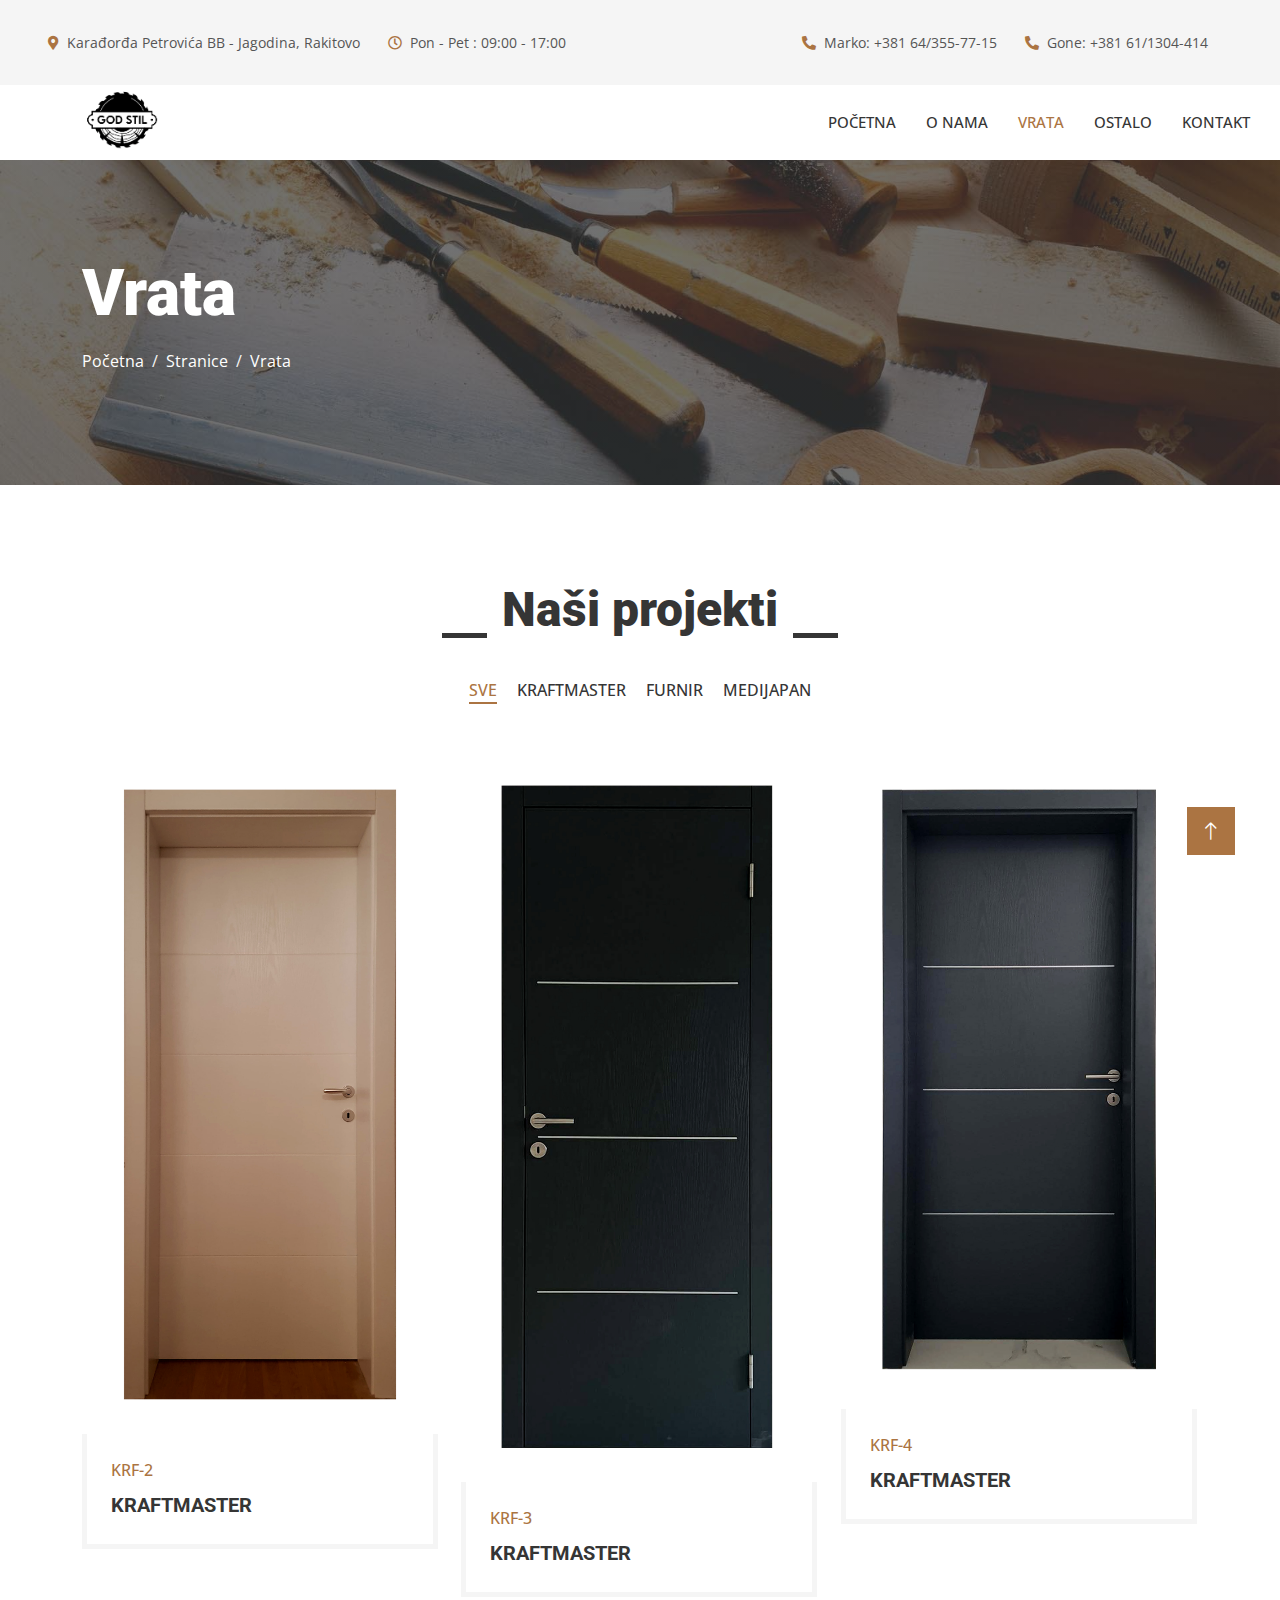
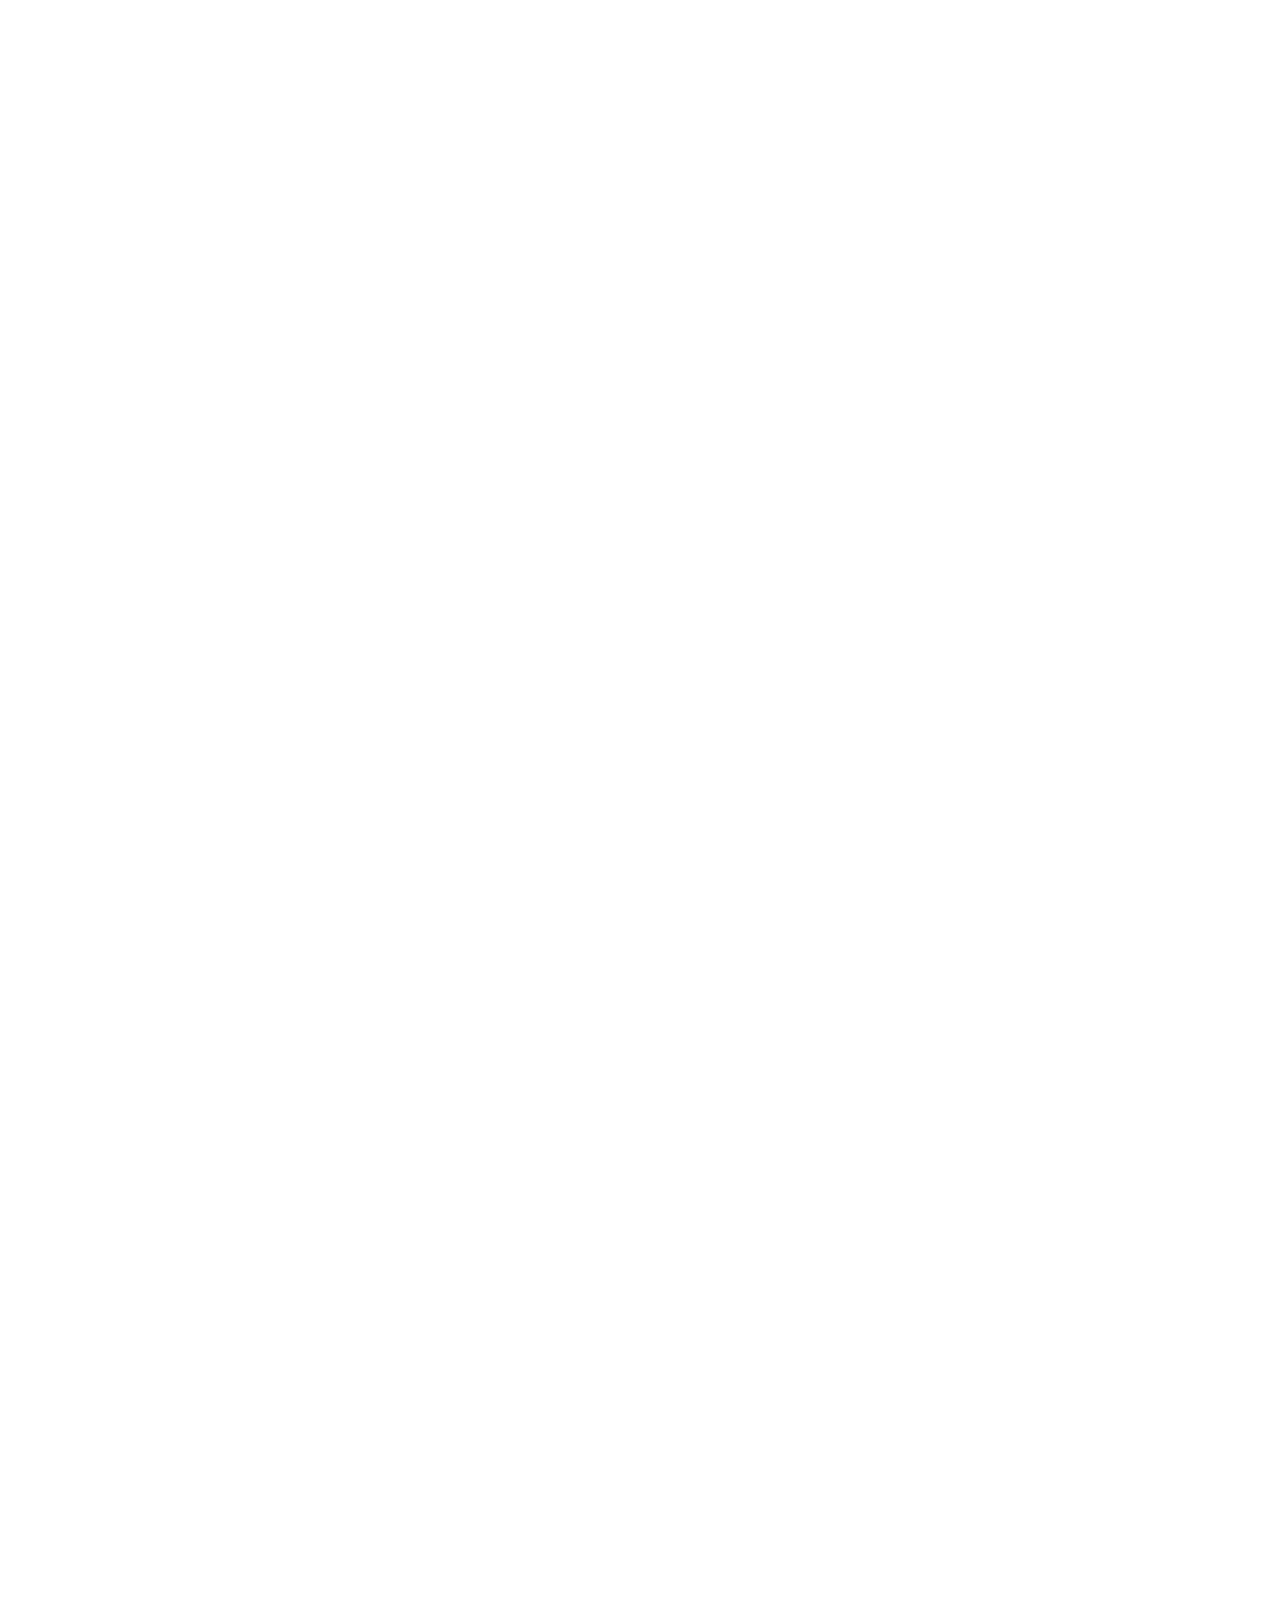
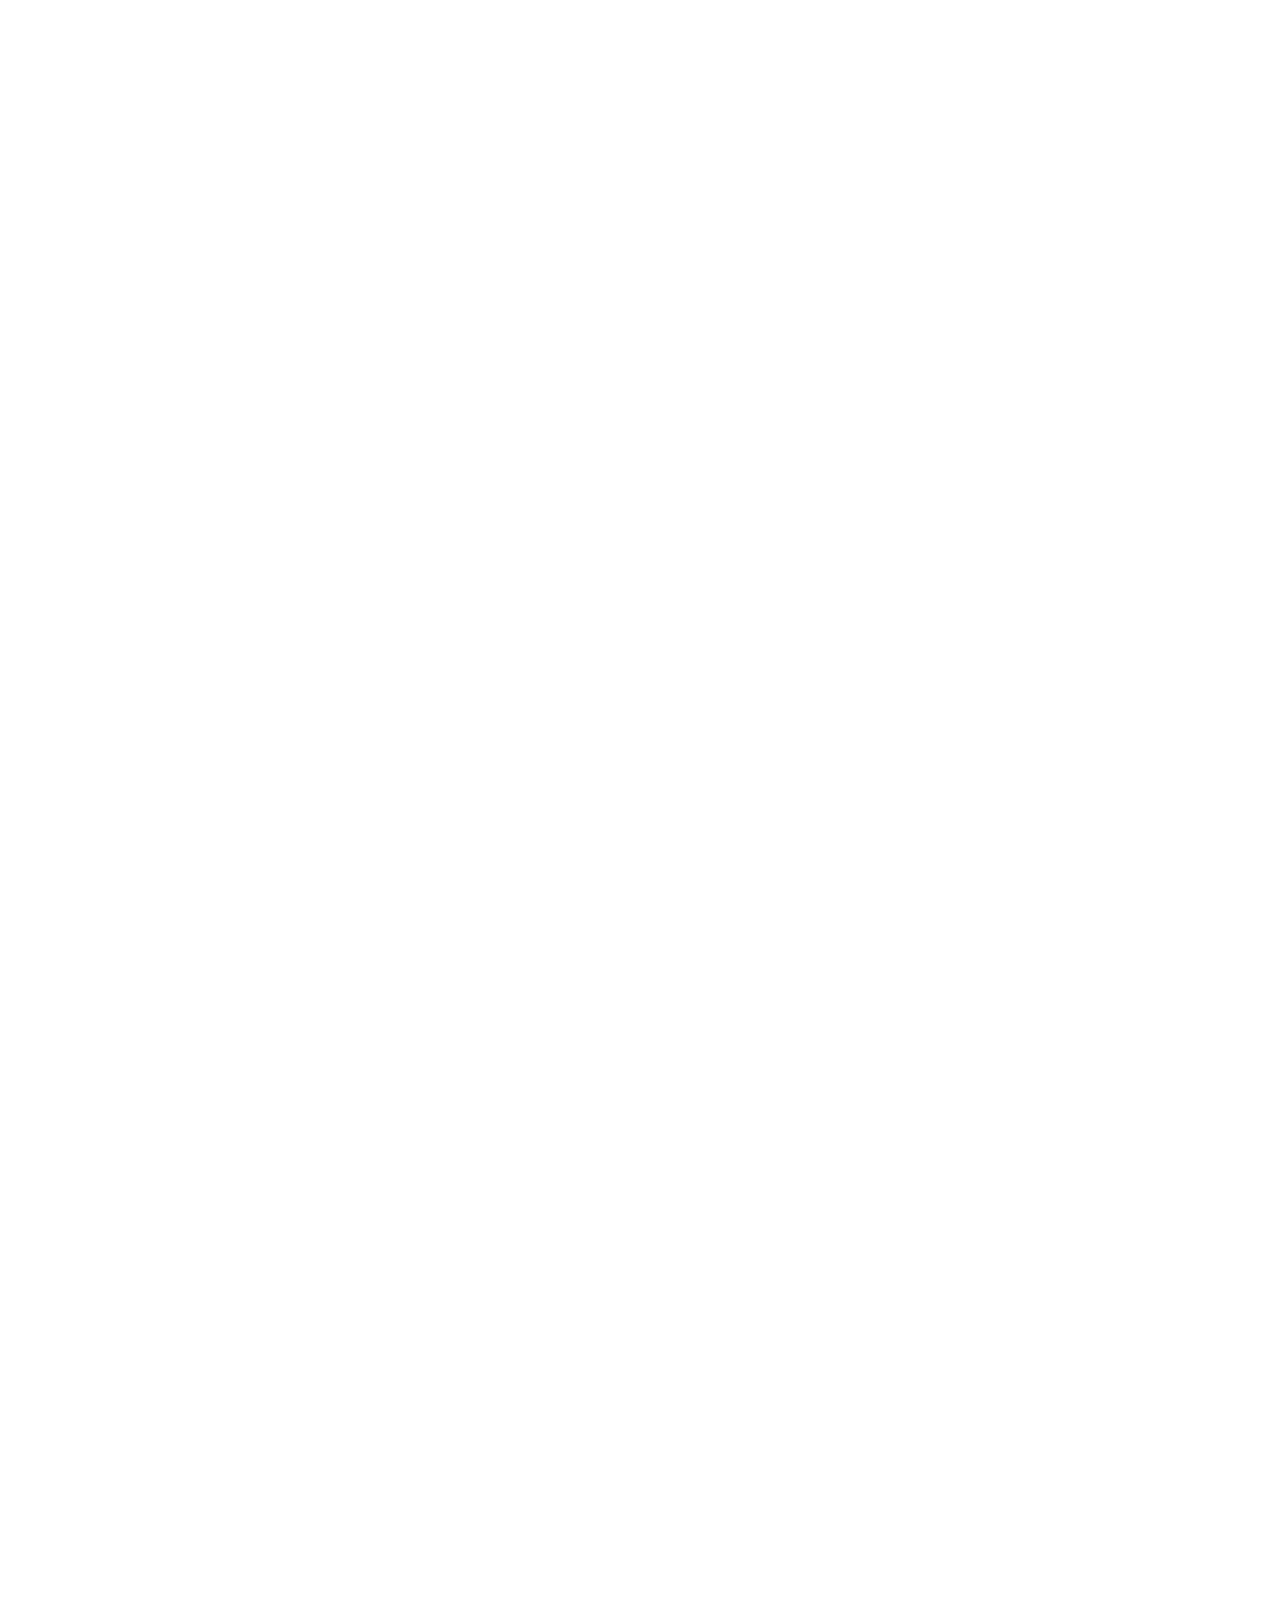
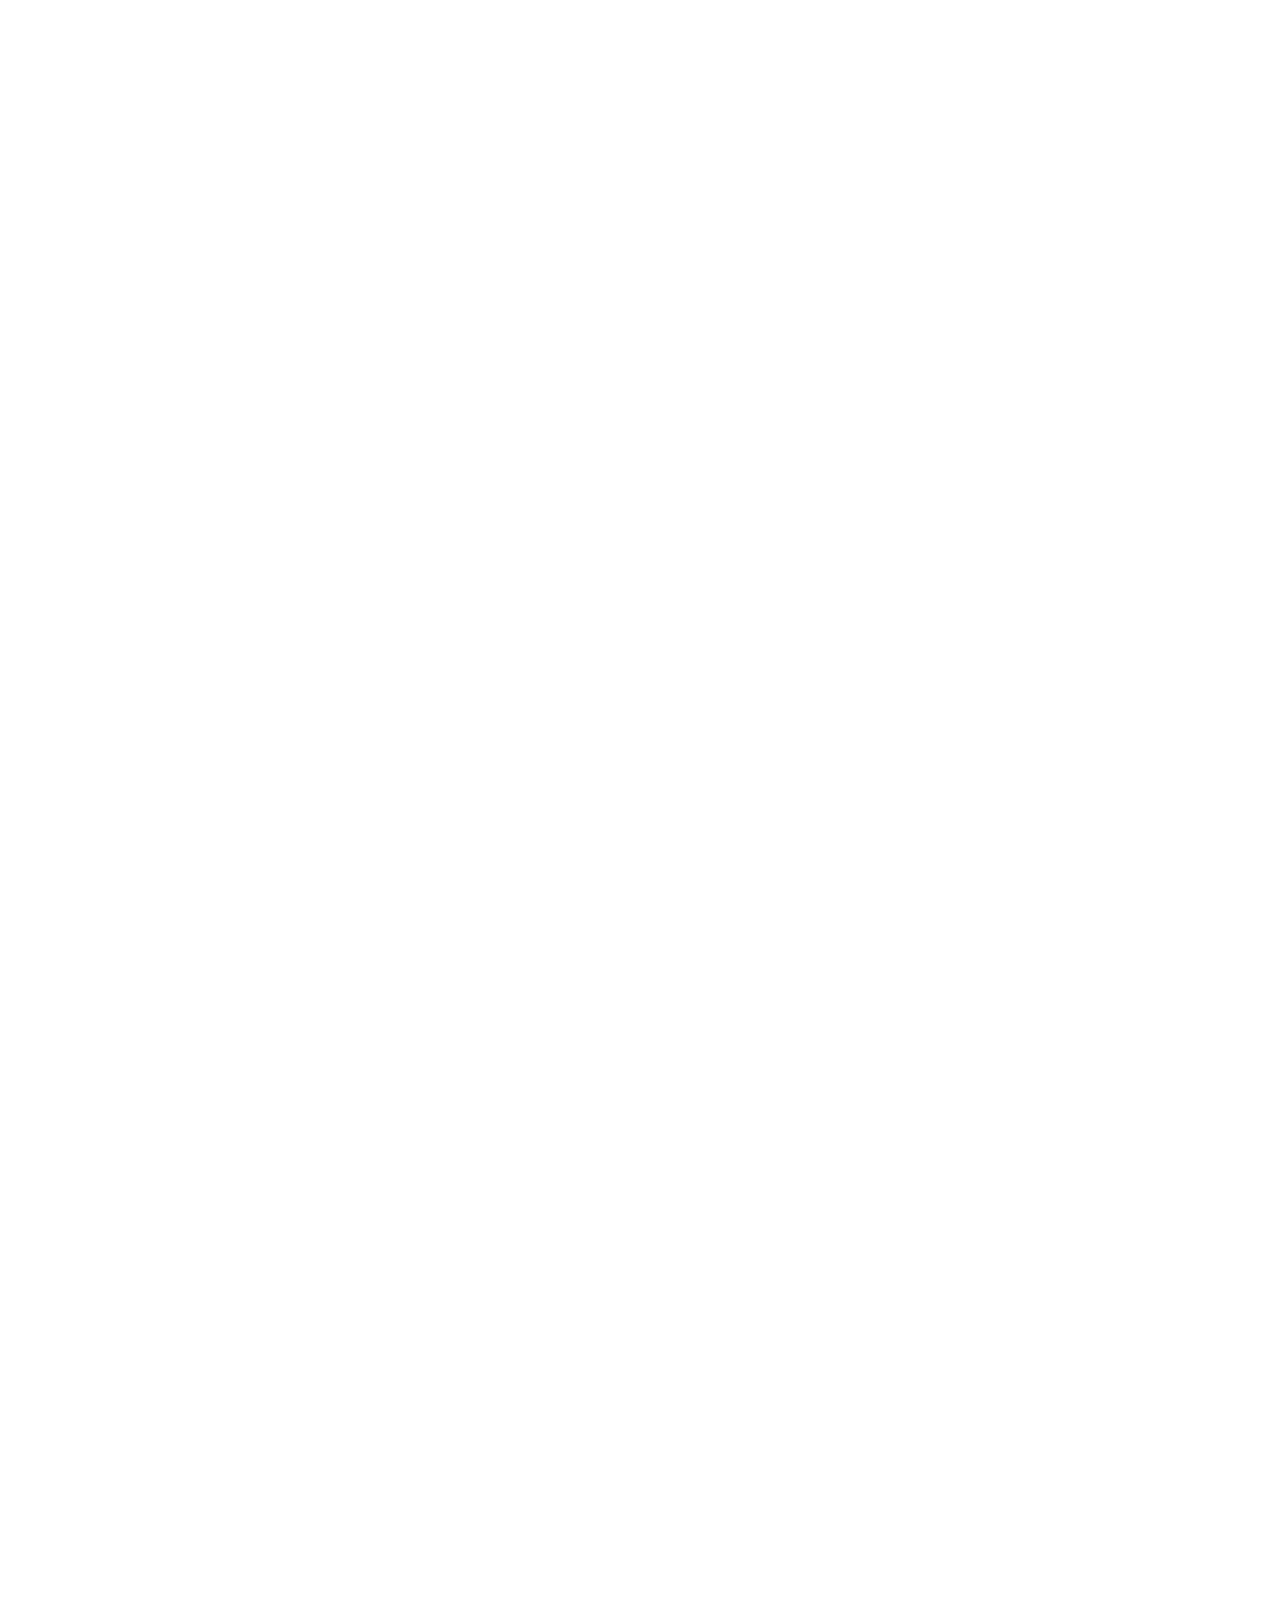
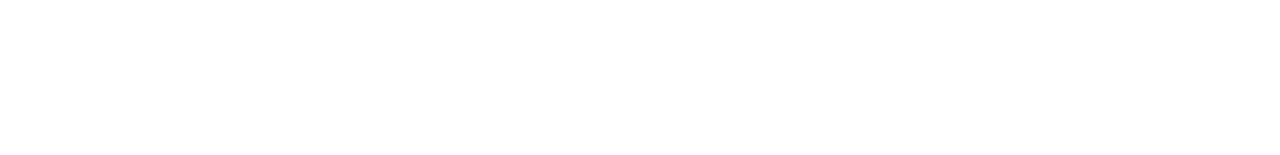
<file: project.html>
<!DOCTYPE html>
<html lang="en">

<head>
    <meta charset="utf-8">
    <title>GOD STIL</title>
    <meta content="width=device-width, initial-scale=1.0" name="viewport">
    <meta content="" name="keywords">
    <meta content="" name="description">

    <!-- Favicon -->
    <link href="img/favicon.ico" rel="icon">

    <!-- Google Web Fonts -->
    <link rel="preconnect" href="https://fonts.googleapis.com">
    <link rel="preconnect" href="https://fonts.gstatic.com" crossorigin>
    <link href="https://fonts.googleapis.com/css2?family=Open+Sans:wght@400;500&family=Roboto:wght@500;700;900&display=swap" rel="stylesheet">

    <!-- Icon Font Stylesheet -->
    <link href="https://cdnjs.cloudflare.com/ajax/libs/font-awesome/5.10.0/css/all.min.css" rel="stylesheet">
    <link href="https://cdn.jsdelivr.net/npm/bootstrap-icons@1.4.1/font/bootstrap-icons.css" rel="stylesheet">

    <!-- Libraries Stylesheet -->
    <link href="lib/animate/animate.min.css" rel="stylesheet">
    <link href="lib/owlcarousel/assets/owl.carousel.min.css" rel="stylesheet">
    <link href="lib/lightbox/css/lightbox.min.css" rel="stylesheet">

    <!-- Customized Bootstrap Stylesheet -->
    <link href="css/bootstrap.min.css" rel="stylesheet">

    <!-- Template Stylesheet -->
    <link href="css/style.css" rel="stylesheet">
</head>

<body>
    <!-- Spinner Start -->
    <div id="spinner" class="show bg-white position-fixed translate-middle w-100 vh-100 top-50 start-50 d-flex align-items-center justify-content-center">
        <div class="spinner-grow text-primary" style="width: 3rem; height: 3rem;" role="status">
            <span class="sr-only">Loading...</span>
        </div>
    </div>
    <!-- Spinner End -->


    <!-- Topbar Start -->
    <div class="container-fluid bg-light p-0">
        <div class="row gx-0 d-none d-lg-flex">
            <div class="col-lg-7 px-5 text-start">
                <div class="h-100 d-inline-flex align-items-center py-3 me-4">
                    <small class="fa fa-map-marker-alt text-primary me-2"></small>
                    <small>Karađorđa Petrovića BB - Jagodina, Rakitovo</small>
                </div>
                <div class="h-100 d-inline-flex align-items-center py-3">
                    <small class="far fa-clock text-primary me-2"></small>
                    <small>Pon - Pet : 09:00  - 17:00</small>
                </div>
            </div>
            <div class="col-lg-5 px-5 text-end">
                <div class="h-100 d-inline-flex align-items-center py-3 me-4">
                    <small class="fa fa-phone-alt text-primary me-2"></small>
                    <small>Marko: +381 64/355-77-15 </small>
                </div>
                <div class="h-100 d-inline-flex align-items-center py-3 me-4">
                    <small class="fa fa-phone-alt text-primary me-2"></small>
                    <small>Gone: +381 61/1304-414 </small>
                </div>
                <div class="h-100 d-inline-flex align-items-center">
                    <a class="btn btn-sm-square bg-white text-primary me-1" href=""><i class="fab fa-facebook-f"></i></a>
                    <a class="btn btn-sm-square bg-white text-primary me-0" href="https://www.instagram.com/stolarija_god_stil?igsh=MWxlNGdjaXRmdmQwdA=="><i class="fab fa-instagram"></i></a>
                </div>
            </div>
        </div>
    </div>
    <!-- Topbar End -->


    <!-- Navbar Start -->
    <nav class="navbar navbar-expand-lg bg-white navbar-light sticky-top p-0">
        <a href="index.html" class="navbar-brand d-flex align-items-center px-4 px-lg-5">
            <img class="img-fluid" src="img/godstil-logo.png" alt="God Stil Logo" style="max-height: 90px; width: auto;">

        </a>
        <button type="button" class="navbar-toggler me-4" data-bs-toggle="collapse" data-bs-target="#navbarCollapse">
            <span class="navbar-toggler-icon"></span>
        </button>
        <div class="collapse navbar-collapse" id="navbarCollapse">
            <div class="navbar-nav ms-auto p-4 p-lg-0">
                <a href="index.html" class="nav-item nav-link">Početna</a>

                <!-- <a href="service.html" class="nav-item nav-link">Usluge</a> -->
                <a href="about.html" class="nav-item nav-link ">O nama</a>
                <a href="project.html" class="nav-item nav-link active">Vrata</a>
                <a href="rest.html" class="nav-item nav-link ">Ostalo</a>
                <!-- <div class="nav-item dropdown">
                    <a href="#" class="nav-link dropdown-toggle" data-bs-toggle="dropdown">Pages</a>
                    <div class="dropdown-menu fade-up m-0">
                        <a href="feature.html" class="dropdown-item">Feature</a>
                        <a href="team.html" class="dropdown-item">Our Team</a>
                        <a href="404.html" class="dropdown-item">404 Page</a>
                    </div>
                </div> -->
                <a href="contact.html" class="nav-item nav-link">Kontakt</a>
            </div>
        </div>
    </nav>
    <!-- Navbar End -->


    <!-- Page Header Start -->
    <div class="container-fluid page-header py-5 mb-5">
        <div class="container py-5">
            <h1 class="display-3 text-white mb-3 animated slideInDown">Vrata</h1>
            <nav aria-label="breadcrumb animated slideInDown">
                <ol class="breadcrumb">
                    <li class="breadcrumb-item"><a class="text-white" href="#">Početna</a></li>
                    <li class="breadcrumb-item"><a class="text-white" href="#">Stranice</a></li>
                    <li class="breadcrumb-item text-white active" aria-current="page">Vrata</li>
                </ol>
            </nav>
        </div>
    </div>
    <!-- Page Header End -->


    <!-- Projects Start -->
    <div class="container-xxl py-5">
        <div class="container">
            <div class="section-title text-center">
                <h1 class="display-5 mb-5">Naši projekti</h1>
            </div>
            <div class="row mt-n2 wow fadeInUp" data-wow-delay="0.3s">
                <div class="col-12 text-center">
                    <ul class="list-inline mb-5" id="portfolio-flters">
                        <li class="mx-2 active" data-filter="*">SVE</li>
                        <li class="mx-2" data-filter=".first">KRAFTMASTER</li>
                        <li class="mx-2" data-filter=".second">FURNIR</li>
                        <li class="mx-2" data-filter=".third">MEDIJAPAN</li>
                    </ul>
                </div>
            </div>
            <div class="row g-4 portfolio-container">
                <div class="col-lg-4 col-md-6 portfolio-item first wow fadeInUp" data-wow-delay="0.1s">
                    <div class="rounded overflow-hidden">
                        <div class="position-relative overflow-hidden">
                            <img class="img-fluid w-100" src="img/VRATA/Kraftmaster1/KRF-2.jpg" alt="">
                            <div class="portfolio-overlay">
                                <a class="btn btn-square btn-outline-light mx-1" href="img/VRATA/Kraftmaster1/KRF-2.jpg" data-lightbox="portfolio"><i class="fa fa-eye"></i></a>

                            </div>
                        </div>
                        <div class="border border-5 border-light border-top-0 p-4">
                            <p class="text-primary fw-medium mb-2">KRF-2</p>
                            <h5 class="lh-base mb-0">KRAFTMASTER</a>
                        </div>
                    </div>
                </div>
                <div class="col-lg-4 col-md-6 portfolio-item first wow fadeInUp" data-wow-delay="0.1s">
                    <div class="rounded overflow-hidden">
                        <div class="position-relative overflow-hidden">
                            <img class="img-fluid w-100" src="img/VRATA/Kraftmaster1/KRF-3.jpg" alt="">
                            <div class="portfolio-overlay">
                                <a class="btn btn-square btn-outline-light mx-1" href="img/VRATA/Kraftmaster1/KRF-3.jpg" data-lightbox="portfolio"><i class="fa fa-eye"></i></a>

                            </div>
                        </div>
                        <div class="border border-5 border-light border-top-0 p-4">
                            <p class="text-primary fw-medium mb-2">KRF-3</p>
                            <h5 class="lh-base mb-0">KRAFTMASTER</a>
                        </div>
                    </div>
                </div>
                <div class="col-lg-4 col-md-6 portfolio-item first wow fadeInUp" data-wow-delay="0.1s">
                    <div class="rounded overflow-hidden">
                        <div class="position-relative overflow-hidden">
                            <img class="img-fluid w-100" src="img/VRATA/Kraftmaster1/KRF-4.jpg" alt="">
                            <div class="portfolio-overlay">
                                <a class="btn btn-square btn-outline-light mx-1" href="img/VRATA/Kraftmaster1/KRF-4.jpg" data-lightbox="portfolio"><i class="fa fa-eye"></i></a>

                            </div>
                        </div>
                        <div class="border border-5 border-light border-top-0 p-4">
                            <p class="text-primary fw-medium mb-2">KRF-4</p>
                            <h5 class="lh-base mb-0">KRAFTMASTER</a>
                        </div>
                    </div>
                </div>
            </div>
            <div class="row g-4 portfolio-container">
                <div class="col-lg-4 col-md-6 portfolio-item first wow fadeInUp" data-wow-delay="0.1s">
                    <div class="rounded overflow-hidden">
                        <div class="position-relative overflow-hidden">
                            <img class="img-fluid w-100 h-100" src="img/VRATA/Kraftmaster1/KRF-5.jpg" alt="">
                            <div class="portfolio-overlay">
                                <a class="btn btn-square btn-outline-light mx-1" href="img/VRATA/Kraftmaster1/KRF-5.jpg" data-lightbox="portfolio"><i class="fa fa-eye"></i></a>

                            </div>
                        </div>
                        <div class="border border-5 border-light border-top-0 p-4">
                            <p class="text-primary fw-medium mb-2">KRF-5</p>
                            <h5 class="lh-base mb-0">KRAFTMASTER</a>
                        </div>
                    </div>
                </div>
                <div class="col-lg-4 col-md-6 portfolio-item first wow fadeInUp" data-wow-delay="0.1s">
                    <div class="rounded overflow-hidden">
                        <div class="position-relative overflow-hidden">
                            <img class="img-fluid w-100 h-100" src="img/VRATA/Kraftmaster1/KRF-6.jpg" alt="">
                            <div class="portfolio-overlay">
                                <a class="btn btn-square btn-outline-light mx-1" href="img/VRATA/Kraftmaster1/KRF-6.jpg" data-lightbox="portfolio"><i class="fa fa-eye"></i></a>

                            </div>
                        </div>
                        <div class="border border-5 border-light border-top-0 p-4">
                            <p class="text-primary fw-medium mb-2">KRF-1</p>
                            <h5 class="lh-base mb-0">KRAFTMASTER</a>
                        </div>
                    </div>
                </div>
                <div class="col-lg-4 col-md-6 portfolio-item second wow fadeInUp" data-wow-delay="0.1s">
                    <div class="rounded overflow-hidden">
                        <div class="position-relative overflow-hidden">
                            <img class="img-fluid w-100 h-100" src="img/VRATA/VrataPrirodniFurnir/F-1.jpg" alt="">
                            <div class="portfolio-overlay">
                                <a class="btn btn-square btn-outline-light mx-1" href="img/VRATA/VrataPrirodniFurnir/F-1.jpg" data-lightbox="portfolio"><i class="fa fa-eye"></i></a>

                            </div>
                        </div>
                        <div class="border border-5 border-light border-top-0 p-4">
                            <p class="text-primary fw-medium mb-2">FUR-1</p>
                            <h5 class="lh-base mb-0">FURNIR</a>
                        </div>
                    </div>
                </div>
            </div>
            <div class="row g-4 portfolio-container">
                <div class="col-lg-4 col-md-6 portfolio-item second wow fadeInUp" data-wow-delay="0.1s">
                    <div class="rounded overflow-hidden">
                        <div class="position-relative overflow-hidden">
                            <img class="img-fluid w-100 h-100" src="img/VRATA/VrataPrirodniFurnir/F-2.jpg" alt="">
                            <div class="portfolio-overlay">
                                <a class="btn btn-square btn-outline-light mx-1" href="img/VRATA/VrataPrirodniFurnir/F-2.jpg" data-lightbox="portfolio"><i class="fa fa-eye"></i></a>

                            </div>
                        </div>
                        <div class="border border-5 border-light border-top-0 p-4">
                            <p class="text-primary fw-medium mb-2">FUR-2</p>
                            <h5 class="lh-base mb-0">FURNIR</a>
                        </div>
                    </div>
                </div>
                <div class="col-lg-4 col-md-6 portfolio-item second wow fadeInUp" data-wow-delay="0.1s">
                    <div class="rounded overflow-hidden">
                        <div class="position-relative overflow-hidden">
                            <img class="img-fluid w-100 h-100" src="img/VRATA/VrataPrirodniFurnir/F-3.jpg" alt="">
                            <div class="portfolio-overlay">
                                <a class="btn btn-square btn-outline-light mx-1" href="img/VRATA/VrataPrirodniFurnir/F-3.jpg" data-lightbox="portfolio"><i class="fa fa-eye"></i></a>

                            </div>
                        </div>
                        <div class="border border-5 border-light border-top-0 p-4">
                            <p class="text-primary fw-medium mb-2">FUR-3</p>
                            <h5 class="lh-base mb-0">FURNIR</a>
                        </div>
                    </div>
                </div>
                <div class="col-lg-4 col-md-6 portfolio-item second wow fadeInUp" data-wow-delay="0.1s">
                    <div class="rounded overflow-hidden">
                        <div class="position-relative overflow-hidden">
                            <img class="img-fluid w-100" src="img/VRATA/VrataPrirodniFurnir/F-4.jpg" alt="">
                            <div class="portfolio-overlay">
                                <a class="btn btn-square btn-outline-light mx-1" href="img/VRATA/VrataPrirodniFurnir/F-4.jpg" data-lightbox="portfolio"><i class="fa fa-eye"></i></a>

                            </div>
                        </div>
                        <div class="border border-5 border-light border-top-0 p-4">
                            <p class="text-primary fw-medium mb-2">FUR-4</p>
                            <h5 class="lh-base mb-0">FURNIR</a>
                        </div>
                    </div>
                </div>
            </div>
            <div class="row g-4 portfolio-container">
                <div class="col-lg-4 col-md-6 portfolio-item second wow fadeInUp" data-wow-delay="0.1s">
                    <div class="rounded overflow-hidden">
                        <div class="position-relative overflow-hidden">
                            <img class="img-fluid w-100" src="img/VRATA/VrataPrirodniFurnir/F-5.jpg" alt="">
                            <div class="portfolio-overlay">
                                <a class="btn btn-square btn-outline-light mx-1" href="img/VRATA/VrataPrirodniFurnir/F-5.jpg" data-lightbox="portfolio"><i class="fa fa-eye"></i></a>

                            </div>
                        </div>
                        <div class="border border-5 border-light border-top-0 p-4">
                            <p class="text-primary fw-medium mb-2">FUR-5</p>
                            <h5 class="lh-base mb-0">FURNIR</a>
                        </div>
                    </div>
                </div>
                <div class="col-lg-4 col-md-6 portfolio-item second wow fadeInUp" data-wow-delay="0.1s">
                    <div class="rounded overflow-hidden">
                        <div class="position-relative overflow-hidden">
                            <img class="img-fluid w-100" src="img/VRATA/VrataPrirodniFurnir/F-6.jpg" alt="">
                            <div class="portfolio-overlay">
                                <a class="btn btn-square btn-outline-light mx-1" href="img/VRATA/VrataPrirodniFurnir/F-6.jpg" data-lightbox="portfolio"><i class="fa fa-eye"></i></a>

                            </div>
                        </div>
                        <div class="border border-5 border-light border-top-0 p-4">
                            <p class="text-primary fw-medium mb-2">FUR-6</p>
                            <h5 class="lh-base mb-0">FURNIR</a>
                        </div>
                    </div>
                </div>
                <div class="col-lg-4 col-md-6 portfolio-item third wow fadeInUp" data-wow-delay="0.1s">
                    <div class="rounded overflow-hidden">
                        <div class="position-relative overflow-hidden">
                            <img class="img-fluid w-100" src="img/VRATA/Medijapan/MedijapanAluLajsne/MP-1.jpg" alt="">
                            <div class="portfolio-overlay">
                                <a class="btn btn-square btn-outline-light mx-1" href="img/VRATA/Medijapan/MedijapanAluLajsne/MP-1.jpg" data-lightbox="portfolio"><i class="fa fa-eye"></i></a>

                            </div>
                        </div>
                        <div class="border border-5 border-light border-top-0 p-4">
                            <p class="text-primary fw-medium mb-2">MAL-1</p>
                            <h5 class="lh-base mb-0">MEDIJAPAN ALU LAJSNE</a>
                        </div>
                    </div>
                </div>
            </div>
            <div class="row g-4 portfolio-container">
                <div class="col-lg-4 col-md-6 portfolio-item third wow fadeInUp" data-wow-delay="0.1s">
                    <div class="rounded overflow-hidden">
                        <div class="position-relative overflow-hidden">
                            <img class="img-fluid w-100" src="img/VRATA/Medijapan/MedijapanAluLajsne/MP-2.jpg" alt="">
                            <div class="portfolio-overlay">
                                <a class="btn btn-square btn-outline-light mx-1" href="img/VRATA/Medijapan/MedijapanAluLajsne/MP-2.jpg" data-lightbox="portfolio"><i class="fa fa-eye"></i></a>

                            </div>
                        </div>
                        <div class="border border-5 border-light border-top-0 p-4">
                            <p class="text-primary fw-medium mb-2">MAL-2</p>
                            <h5 class="lh-base mb-0">MEDIJAPAN ALU LAJSNE</a>
                        </div>
                    </div>
                </div>
                <div class="col-lg-4 col-md-6 portfolio-item third wow fadeInUp" data-wow-delay="0.1s">
                    <div class="rounded overflow-hidden">
                        <div class="position-relative overflow-hidden">
                            <img class="img-fluid w-100" src="img/VRATA/Medijapan/MedijapanAluLajsne/MP-3.jpg" alt="">
                            <div class="portfolio-overlay">
                                <a class="btn btn-square btn-outline-light mx-1" href="img/VRATA/Medijapan/MedijapanAluLajsne/MP-3.jpg" data-lightbox="portfolio"><i class="fa fa-eye"></i></a>

                            </div>
                        </div>
                        <div class="border border-5 border-light border-top-0 p-4">
                            <p class="text-primary fw-medium mb-2">MAL-3</p>
                            <h5 class="lh-base mb-0">MEDIJAPAN ALU LAJSNE</a>
                        </div>
                    </div>
                </div>
                <div class="col-lg-4 col-md-6 portfolio-item third wow fadeInUp" data-wow-delay="0.1s">
                    <div class="rounded overflow-hidden">
                        <div class="position-relative overflow-hidden">
                            <img class="img-fluid w-100" src="img/VRATA/Medijapan/MedijapanSara/MD-1.jpg" alt="">
                            <div class="portfolio-overlay">
                                <a class="btn btn-square btn-outline-light mx-1" href="img/VRATA/Medijapan/MedijapanSara/MD-1.jpg" data-lightbox="portfolio"><i class="fa fa-eye"></i></a>

                            </div>
                        </div>
                        <div class="border border-5 border-light border-top-0 p-4">
                            <p class="text-primary fw-medium mb-2">MD-1</p>
                            <h5 class="lh-base mb-0">MEDIJAPAN SARA</a>
                        </div>
                    </div>
                </div>
            </div>
            <div class="row g-4 portfolio-container">
                <div class="col-lg-4 col-md-6 portfolio-item third wow fadeInUp" data-wow-delay="0.1s">
                    <div class="rounded overflow-hidden">
                        <div class="position-relative overflow-hidden">
                            <img class="img-fluid w-100" src="img/VRATA/Medijapan/MedijapanSara/MD-2.jpg" alt="">
                            <div class="portfolio-overlay">
                                <a class="btn btn-square btn-outline-light mx-1" href="img/VRATA/Medijapan/MedijapanSara/MD-2.jpg" data-lightbox="portfolio"><i class="fa fa-eye"></i></a>

                            </div>
                        </div>
                        <div class="border border-5 border-light border-top-0 p-4">
                            <p class="text-primary fw-medium mb-2">MD-2</p>
                            <h5 class="lh-base mb-0">MEDIJAPAN SARA</a>
                        </div>
                    </div>
                </div>
                <div class="col-lg-4 col-md-6 portfolio-item third wow fadeInUp" data-wow-delay="0.1s">
                    <div class="rounded overflow-hidden">
                        <div class="position-relative overflow-hidden">
                            <img class="img-fluid w-100" src="img/VRATA/Medijapan/MedijapanSara/MD-3.jpg" alt="">
                            <div class="portfolio-overlay">
                                <a class="btn btn-square btn-outline-light mx-1" href="img/VRATA/Medijapan/MedijapanSara/MD-3.jpg" data-lightbox="portfolio"><i class="fa fa-eye"></i></a>

                            </div>
                        </div>
                        <div class="border border-5 border-light border-top-0 p-4">
                            <p class="text-primary fw-medium mb-2">MD-3</p>
                            <h5 class="lh-base mb-0">MEDIJAPAN SARA</a>
                        </div>
                    </div>
                </div>
                <div class="col-lg-4 col-md-6 portfolio-item third wow fadeInUp" data-wow-delay="0.1s">
                    <div class="rounded overflow-hidden">
                        <div class="position-relative overflow-hidden">
                            <img class="img-fluid w-100" src="img/VRATA/Medijapan/MedijapanSara/MD-4.jpg" alt="">
                            <div class="portfolio-overlay">
                                <a class="btn btn-square btn-outline-light mx-1" href="img/VRATA/Medijapan/MedijapanSara/MD-4.jpg" data-lightbox="portfolio"><i class="fa fa-eye"></i></a>

                            </div>
                        </div>
                        <div class="border border-5 border-light border-top-0 p-4">
                            <p class="text-primary fw-medium mb-2">MD-4</p>
                            <h5 class="lh-base mb-0">MEDIJAPAN SARA</a>
                        </div>
                    </div>
                </div>
            </div>
            <div class="row g-4 portfolio-container">
                <div class="col-lg-4 col-md-6 portfolio-item third wow fadeInUp" data-wow-delay="0.1s">
                    <div class="rounded overflow-hidden">
                        <div class="position-relative overflow-hidden">
                            <img class="img-fluid w-100" src="img/VRATA/Medijapan/MedijapanSara/MD-5.jpg" alt="">
                            <div class="portfolio-overlay">
                                <a class="btn btn-square btn-outline-light mx-1" href="img/VRATA/Medijapan/MedijapanSara/MD-5.jpg" data-lightbox="portfolio"><i class="fa fa-eye"></i></a>

                            </div>
                        </div>
                        <div class="border border-5 border-light border-top-0 p-4">
                            <p class="text-primary fw-medium mb-2">MD-5</p>
                            <h5 class="lh-base mb-0">MEDIJAPAN SARA</a>
                        </div>
                    </div>
                </div>
                <div class="col-lg-4 col-md-6 portfolio-item third wow fadeInUp" data-wow-delay="0.1s">
                    <div class="rounded overflow-hidden">
                        <div class="position-relative overflow-hidden">
                            <img class="img-fluid w-100" src="img/VRATA/Medijapan/MedijapanSara/MD-6.jpg" alt="">
                            <div class="portfolio-overlay">
                                <a class="btn btn-square btn-outline-light mx-1" href="img/VRATA/Medijapan/MedijapanSara/MD-6.jpg" data-lightbox="portfolio"><i class="fa fa-eye"></i></a>

                            </div>
                        </div>
                        <div class="border border-5 border-light border-top-0 p-4">
                            <p class="text-primary fw-medium mb-2">MD-6</p>
                            <h5 class="lh-base mb-0">MEDIJAPAN SARA</a>
                        </div>
                    </div>
                </div>
                <div class="col-lg-4 col-md-6 portfolio-item third wow fadeInUp" data-wow-delay="0.1s">
                    <div class="rounded overflow-hidden">
                        <div class="position-relative overflow-hidden">
                            <img class="img-fluid w-100" src="img/VRATA/Medijapan/MedijapanSara/MD-7.jpg" alt="">
                            <div class="portfolio-overlay">
                                <a class="btn btn-square btn-outline-light mx-1" href="img/VRATA/Medijapan/MedijapanSara/MD-7.jpg" data-lightbox="portfolio"><i class="fa fa-eye"></i></a>

                            </div>
                        </div>
                        <div class="border border-5 border-light border-top-0 p-4">
                            <p class="text-primary fw-medium mb-2">MD-7</p>
                            <h5 class="lh-base mb-0">MEDIJAPAN SARA</a>
                        </div>
                    </div>
                </div>
            </div>
            <div class="row g-4 portfolio-container">
                <div class="col-lg-4 col-md-6 portfolio-item third wow fadeInUp" data-wow-delay="0.1s">
                    <div class="rounded overflow-hidden">
                        <div class="position-relative overflow-hidden">
                            <img class="img-fluid w-100" src="img/VRATA/Medijapan/MedijapanSara/MD-8.jpg" alt="">
                            <div class="portfolio-overlay">
                                <a class="btn btn-square btn-outline-light mx-1" href="img/VRATA/Medijapan/MedijapanSara/MD-8.jpg" data-lightbox="portfolio"><i class="fa fa-eye"></i></a>

                            </div>
                        </div>
                        <div class="border border-5 border-light border-top-0 p-4">
                            <p class="text-primary fw-medium mb-2">MD-8</p>
                            <h5 class="lh-base mb-0">MEDIJAPAN SARA</a>
                        </div>
                    </div>
                </div>
                <div class="col-lg-4 col-md-6 portfolio-item third wow fadeInUp" data-wow-delay="0.1s">
                    <div class="rounded overflow-hidden">
                        <div class="position-relative overflow-hidden">
                            <img class="img-fluid w-100" src="img/VRATA/Medijapan/MedijapanStaklo/MDP-1.jpg" alt="">
                            <div class="portfolio-overlay">
                                <a class="btn btn-square btn-outline-light mx-1" href="img/VRATA/img/VRATA/Medijapan/MedijapanStaklo/MDP-1.jpg" data-lightbox="portfolio"><i class="fa fa-eye"></i></a>

                            </div>
                        </div>
                        <div class="border border-5 border-light border-top-0 p-4">
                            <p class="text-primary fw-medium mb-2">MDP-1</p>
                            <h5 class="lh-base mb-0">MEDIJAPAN STAKLO</a>
                        </div>
                    </div>
                </div>
                <div class="col-lg-4 col-md-6 portfolio-item third wow fadeInUp" data-wow-delay="0.1s">
                    <div class="rounded overflow-hidden">
                        <div class="position-relative overflow-hidden">
                            <img class="img-fluid w-100" src="img/VRATA/Medijapan/MedijapanStaklo/MDP-2.jpg" alt="">
                            <div class="portfolio-overlay">
                                <a class="btn btn-square btn-outline-light mx-1" href="img/VRATA/Medijapan/MedijapanStaklo/MDP-2.jpg" data-lightbox="portfolio"><i class="fa fa-eye"></i></a>

                            </div>
                        </div>
                        <div class="border border-5 border-light border-top-0 p-4">
                            <p class="text-primary fw-medium mb-2">MDP-2</p>
                            <h5 class="lh-base mb-0">MEDIJAPAN STAKLO</a>
                        </div>
                    </div>
                </div>
            </div>
            <div class="row g-4 portfolio-container">
                <div class="col-lg-4 col-md-6 portfolio-item third wow fadeInUp" data-wow-delay="0.1s">
                    <div class="rounded overflow-hidden">
                        <div class="position-relative overflow-hidden">
                            <img class="img-fluid w-100" src="img/VRATA/Medijapan/MedijapanStaklo/MDP-3.jpg" alt="">
                            <div class="portfolio-overlay">
                                <a class="btn btn-square btn-outline-light mx-1" href="img/VRATA/Medijapan/MedijapanStaklo/MDP-3.jpg" data-lightbox="portfolio"><i class="fa fa-eye"></i></a>

                            </div>
                        </div>
                        <div class="border border-5 border-light border-top-0 p-4">
                            <p class="text-primary fw-medium mb-2">MDP-3</p>
                            <h5 class="lh-base mb-0">MEDIJAPAN STAKLO</a>
                        </div>
                    </div>
                </div>
                <div class="col-lg-4 col-md-6 portfolio-item third wow fadeInUp" data-wow-delay="0.1s">
                    <div class="rounded overflow-hidden">
                        <div class="position-relative overflow-hidden">
                            <img class="img-fluid w-100" src="img/VRATA/Medijapan/MedijapanStaklo/MDP-4.jpg" alt="">
                            <div class="portfolio-overlay">
                                <a class="btn btn-square btn-outline-light mx-1" href="img/VRATA/Medijapan/MedijapanStaklo/MDP-4.jpg" data-lightbox="portfolio"><i class="fa fa-eye"></i></a>

                            </div>
                        </div>
                        <div class="border border-5 border-light border-top-0 p-4">
                            <p class="text-primary fw-medium mb-2">MDP-4</p>
                            <h5 class="lh-base mb-0">MEDIJAPAN STAKLO</a>
                        </div>
                    </div>
                </div>
                <div class="col-lg-4 col-md-6 portfolio-item third wow fadeInUp" data-wow-delay="0.1s">
                    <div class="rounded overflow-hidden">
                        <div class="position-relative overflow-hidden">
                            <img class="img-fluid w-100" src="img/VRATA/Medijapan/MedijapanStaklo/MDP-5.jpg" alt="">
                            <div class="portfolio-overlay">
                                <a class="btn btn-square btn-outline-light mx-1" href="img/VRATA/Medijapan/MedijapanStaklo/MDP-5.jpg" data-lightbox="portfolio"><i class="fa fa-eye"></i></a>

                            </div>
                        </div>
                        <div class="border border-5 border-light border-top-0 p-4">
                            <p class="text-primary fw-medium mb-2">MDP-5</p>
                            <h5 class="lh-base mb-0">MEDIJAPAN STAKLO</a>
                        </div>
                    </div>
                </div>
            </div>
            <div class="row g-4 portfolio-container">
                <div class="col-lg-4 col-md-6 portfolio-item third wow fadeInUp" data-wow-delay="0.1s">
                    <div class="rounded overflow-hidden">
                        <div class="position-relative overflow-hidden">
                            <img class="img-fluid w-100" src="img/VRATA/Medijapan/MedijapanStaklo/MDP-6.jpg" alt="">
                            <div class="portfolio-overlay">
                                <a class="btn btn-square btn-outline-light mx-1" href="img/VRATA/Medijapan/MedijapanStaklo/MDP-6.jpg" data-lightbox="portfolio"><i class="fa fa-eye"></i></a>

                            </div>
                        </div>
                        <div class="border border-5 border-light border-top-0 p-4">
                            <p class="text-primary fw-medium mb-2">MDP-6</p>
                            <h5 class="lh-base mb-0">MEDIJAPAN STAKLO</a>
                        </div>
                    </div>
                </div>
                <div class="col-lg-4 col-md-6 portfolio-item fourth wow fadeInUp" data-wow-delay="0.1s">
                    <div class="rounded overflow-hidden">
                        <div class="position-relative overflow-hidden">
                            <img class="img-fluid w-100" src="img/VRATA/Okov/OKOV-1.jpeg" alt="">
                            <div class="portfolio-overlay">
                                <a class="btn btn-square btn-outline-light mx-1" href="img/VRATA/Okov/OKOV-1.jpeg" data-lightbox="portfolio"><i class="fa fa-eye"></i></a>
                            </div>
                        </div>
                        <div class="border border-5 border-light border-top-0 p-4">
                            <p class="text-primary fw-medium mb-2">OKV-1</p>
                            <h5 class="lh-base mb-0">OKOV</a>
                        </div>
                    </div>
                </div>
                <div class="col-lg-4 col-md-6 portfolio-item fourth wow fadeInUp" data-wow-delay="0.1s">
                    <div class="rounded overflow-hidden">
                        <div class="position-relative overflow-hidden">
                            <img class="img-fluid w-100" src="img/VRATA/Okov/OKOV-2.jpeg" alt="">
                            <div class="portfolio-overlay">
                                <a class="btn btn-square btn-outline-light mx-1" href="img/VRATA/Okov/OKOV-2.jpeg" data-lightbox="portfolio"><i class="fa fa-eye"></i></a>

                            </div>
                        </div>
                        <div class="border border-5 border-light border-top-0 p-4">
                            <p class="text-primary fw-medium mb-2">OKV-2</p>
                            <h5 class="lh-base mb-0">OKOV</a>
                        </div>
                    </div>
                </div>
            </div>
            <div class="row g-4 portfolio-container">
                <div class="col-lg-4 col-md-6 portfolio-item fourth wow fadeInUp" data-wow-delay="0.1s">
                    <div class="rounded overflow-hidden">
                        <div class="position-relative overflow-hidden">
                            <img class="img-fluid w-100" src="img/VRATA/Okov/OKOV-3.jpeg" alt="">
                            <div class="portfolio-overlay">
                                <a class="btn btn-square btn-outline-light mx-1" href="img/VRATA/Okov/OKOV-3.jpeg" data-lightbox="portfolio"><i class="fa fa-eye"></i></a>

                            </div>
                        </div>
                        <div class="border border-5 border-light border-top-0 p-4">
                            <p class="text-primary fw-medium mb-2">OKV-3</p>
                            <h5 class="lh-base mb-0">OKOV</a>
                        </div>
                    </div>
                </div>
                <div class="col-lg-4 col-md-6 portfolio-item fourth wow fadeInUp" data-wow-delay="0.1s">
                    <div class="rounded overflow-hidden">
                        <div class="position-relative overflow-hidden">
                            <img class="img-fluid w-100" src="img/VRATA/Okov/OKOV-4.jpeg" alt="">
                            <div class="portfolio-overlay">
                                <a class="btn btn-square btn-outline-light mx-1" href="img/VRATA/Okov/OKOV-4.jpeg" data-lightbox="portfolio"><i class="fa fa-eye"></i></a>

                            </div>
                        </div>
                        <div class="border border-5 border-light border-top-0 p-4">
                            <p class="text-primary fw-medium mb-2">OKV-4</p>
                            <h5 class="lh-base mb-0">OKOV</a>
                        </div>
                    </div>
                </div>
                <div class="col-lg-4 col-md-6 portfolio-item fourth wow fadeInUp" data-wow-delay="0.1s">
                    <div class="rounded overflow-hidden">
                        <div class="position-relative overflow-hidden">
                            <img class="img-fluid w-100" src="img/VRATA/Okov/OKOV-5.JPG" alt="">
                            <div class="portfolio-overlay">
                                <a class="btn btn-square btn-outline-light mx-1" href="img/VRATA/Okov/OKOV-5.JPG" data-lightbox="portfolio"><i class="fa fa-eye"></i></a>

                            </div>
                        </div>
                        <div class="border border-5 border-light border-top-0 p-4">
                            <p class="text-primary fw-medium mb-2">OKV-5</p>
                            <h5 class="lh-base mb-0">OKOV</a>
                        </div>
                    </div>
                </div>
            </div>
            <div class="row g-4 portfolio-container">
                <div class="col-lg-4 col-md-6 portfolio-item fourth wow fadeInUp" data-wow-delay="0.1s">
                    <div class="rounded overflow-hidden">
                        <div class="position-relative overflow-hidden">
                            <img class="img-fluid w-100" src="img/VRATA/Okov/OKOV-6.jpg" alt="">
                            <div class="portfolio-overlay">
                                <a class="btn btn-square btn-outline-light mx-1" href="img/VRATA/Okov/OKOV-6.jpg" data-lightbox="portfolio"><i class="fa fa-eye"></i></a>

                            </div>
                        </div>
                        <div class="border border-5 border-light border-top-0 p-4">
                            <p class="text-primary fw-medium mb-2">OKV-6</p>
                            <h5 class="lh-base mb-0">OKOV</a>
                        </div>
                    </div>
                </div>
                <div class="col-lg-4 col-md-6 portfolio-item fourth wow fadeInUp" data-wow-delay="0.1s">
                    <div class="rounded overflow-hidden">
                        <div class="position-relative overflow-hidden">
                            <img class="img-fluid w-100" src="img/VRATA/Okov/OKOV-7.jpg" alt="">
                            <div class="portfolio-overlay">
                                <a class="btn btn-square btn-outline-light mx-1" href="img/VRATA/Okov/OKOV-7.jpg" data-lightbox="portfolio"><i class="fa fa-eye"></i></a>

                            </div>
                        </div>
                        <div class="border border-5 border-light border-top-0 p-4">
                            <p class="text-primary fw-medium mb-2">OKV-7</p>
                            <h5 class="lh-base mb-0">OKOV</a>
                        </div>
                    </div>
                </div>
                <div class="col-lg-4 col-md-6 portfolio-item fourth wow fadeInUp" data-wow-delay="0.1s">
                    <div class="rounded overflow-hidden">
                        <div class="position-relative overflow-hidden">
                            <img class="img-fluid w-100" src="img/VRATA/Okov/OKOV-8.jpeg" alt="">
                            <div class="portfolio-overlay">
                                <a class="btn btn-square btn-outline-light mx-1" href="img/VRATA/Okov/OKOV-8.jpeg" data-lightbox="portfolio"><i class="fa fa-eye"></i></a>

                            </div>
                        </div>
                        <div class="border border-5 border-light border-top-0 p-4">
                            <p class="text-primary fw-medium mb-2">OKV-8</p>
                            <h5 class="lh-base mb-0">OKOV</a>
                        </div>
                    </div>
                </div>
            </div>
            <div class="row g-4 portfolio-container">
                <div class="col-lg-4 col-md-6 portfolio-item fourth wow fadeInUp" data-wow-delay="0.1s">
                    <div class="rounded overflow-hidden">
                        <div class="position-relative overflow-hidden">
                            <img class="img-fluid w-100" src="img/VRATA/Okov/OKOV-9.JPG" alt="">
                            <div class="portfolio-overlay">
                                <a class="btn btn-square btn-outline-light mx-1" href="img/VRATA/Okov/OKOV-9.JPG" data-lightbox="portfolio"><i class="fa fa-eye"></i></a>

                            </div>
                        </div>
                        <div class="border border-5 border-light border-top-0 p-4">
                            <p class="text-primary fw-medium mb-2">OKV-9</p>
                            <h5 class="lh-base mb-0">OKOV</a>
                        </div>
                    </div>
                </div>
                <div class="col-lg-4 col-md-6 portfolio-item fourth wow fadeInUp" data-wow-delay="0.1s">
                    <div class="rounded overflow-hidden">
                        <div class="position-relative overflow-hidden">
                            <img class="img-fluid w-100" src="img/VRATA/Okov/OKOV-10.jpeg" alt="">
                            <div class="portfolio-overlay">
                                <a class="btn btn-square btn-outline-light mx-1" href="img/VRATA/Okov/OKOV-10.jpeg" data-lightbox="portfolio"><i class="fa fa-eye"></i></a>

                            </div>
                        </div>
                        <div class="border border-5 border-light border-top-0 p-4">
                            <p class="text-primary fw-medium mb-2">OKV-10</p>
                            <h5 class="lh-base mb-0">OKOV</a>
                        </div>
                    </div>
                </div>
                <div class="col-lg-4 col-md-6 portfolio-item fifth wow fadeInUp" data-wow-delay="0.1s">
                    <div class="rounded overflow-hidden">
                        <div class="position-relative overflow-hidden">
                            <img class="img-fluid w-100" src="img/VRATA/Palete/PAL-1.jpg" alt="">
                            <div class="portfolio-overlay">
                                <a class="btn btn-square btn-outline-light mx-1" href="img/VRATA/Palete/PAL-1.jpg" data-lightbox="portfolio"><i class="fa fa-eye"></i></a>

                            </div>
                        </div>
                        <div class="border border-5 border-light border-top-0 p-4">
                            <p class="text-primary fw-medium mb-2">PAL-1</p>
                            <h5 class="lh-base mb-0">PALETE</a>
                        </div>
                    </div>
                </div>
            </div>
            <div class="row g-4 portfolio-container">
                <div class="col-lg-4 col-md-6 portfolio-item fifth wow fadeInUp" data-wow-delay="0.1s">
                    <div class="rounded overflow-hidden">
                        <div class="position-relative overflow-hidden">
                            <img class="img-fluid w-100" src="img/VRATA/Palete/PAL-2.jpg" alt="">
                            <div class="portfolio-overlay">
                                <a class="btn btn-square btn-outline-light mx-1" href="img/VRATA/Palete/PAL-2.jpg" data-lightbox="portfolio"><i class="fa fa-eye"></i></a>

                            </div>
                        </div>
                        <div class="border border-5 border-light border-top-0 p-4">
                            <p class="text-primary fw-medium mb-2">PAL-2</p>
                            <h5 class="lh-base mb-0">PALETE</a>
                        </div>
                    </div>
                </div>
                <div class="col-lg-4 col-md-6 portfolio-item sixth wow fadeInUp" data-wow-delay="0.1s">
                    <div class="rounded overflow-hidden">
                        <div class="position-relative overflow-hidden">
                            <img class="img-fluid w-100" src="img/VRATA/Ostalo/OST-1.jpg" alt="">
                            <div class="portfolio-overlay">
                                <a class="btn btn-square btn-outline-light mx-1" href="img/VRATA/Ostalo/OST-1.jpg" data-lightbox="portfolio"><i class="fa fa-eye"></i></a>

                            </div>
                        </div>
                        <div class="border border-5 border-light border-top-0 p-4">
                            <p class="text-primary fw-medium mb-2">OST-1</p>
                            <h5 class="lh-base mb-0">OSTALO</a>
                        </div>
                    </div>
                </div>
                <div class="col-lg-4 col-md-6 portfolio-item sixth wow fadeInUp" data-wow-delay="0.1s">
                    <div class="rounded overflow-hidden">
                        <div class="position-relative overflow-hidden">
                            <img class="img-fluid w-100" src="img/VRATA/Ostalo/OST-2.jpg" alt="">
                            <div class="portfolio-overlay">
                                <a class="btn btn-square btn-outline-light mx-1" href="img/VRATA/Ostalo/OST-2.jpg" data-lightbox="portfolio"><i class="fa fa-eye"></i></a>

                            </div>
                        </div>
                        <div class="border border-5 border-light border-top-0 p-4">
                            <p class="text-primary fw-medium mb-2">OST-2</p>
                            <h5 class="lh-base mb-0">OSTALO</a>
                        </div>
                    </div>
                </div>
            </div>
            <div class="row g-4 portfolio-container">
                <div class="col-lg-4 col-md-6 portfolio-item sixth wow fadeInUp" data-wow-delay="0.1s">
                    <div class="rounded overflow-hidden">
                        <div class="position-relative overflow-hidden">
                            <img class="img-fluid w-100" src="img/VRATA/Ostalo/OST-3.jpg" alt="">
                            <div class="portfolio-overlay">
                                <a class="btn btn-square btn-outline-light mx-1" href="img/VRATA/Ostalo/OST-3.jpg" data-lightbox="portfolio"><i class="fa fa-eye"></i></a>

                            </div>
                        </div>
                        <div class="border border-5 border-light border-top-0 p-4">
                            <p class="text-primary fw-medium mb-2">OST-3</p>
                            <h5 class="lh-base mb-0">OSTALO</a>
                        </div>
                    </div>
                </div>
                <div class="col-lg-4 col-md-6 portfolio-item sixth wow fadeInUp" data-wow-delay="0.1s">
                    <div class="rounded overflow-hidden">
                        <div class="position-relative overflow-hidden">
                            <img class="img-fluid w-100" src="img/VRATA/Ostalo/OST-4.jpg" alt="">
                            <div class="portfolio-overlay">
                                <a class="btn btn-square btn-outline-light mx-1" href="img/VRATA/Ostalo/OST-4.jpg" data-lightbox="portfolio"><i class="fa fa-eye"></i></a>

                            </div>
                        </div>
                        <div class="border border-5 border-light border-top-0 p-4">
                            <p class="text-primary fw-medium mb-2">OST-4</p>
                            <h5 class="lh-base mb-0">OSTALO</a>
                        </div>
                    </div>
                </div>
                <div class="col-lg-4 col-md-6 portfolio-item sixth wow fadeInUp" data-wow-delay="0.1s">
                    <div class="rounded overflow-hidden">
                        <div class="position-relative overflow-hidden">
                            <img class="img-fluid w-100" src="img/VRATA/Ostalo/OST-5.jpg" alt="">
                            <div class="portfolio-overlay">
                                <a class="btn btn-square btn-outline-light mx-1" href="img/VRATA/Ostalo/OST-5.jpg" data-lightbox="portfolio"><i class="fa fa-eye"></i></a>

                            </div>
                        </div>
                        <div class="border border-5 border-light border-top-0 p-4">
                            <p class="text-primary fw-medium mb-2">OST-5</p>
                            <h5 class="lh-base mb-0">OSTALO</a>
                        </div>
                    </div>
                </div>
            </div>
            <div class="row g-4 portfolio-container">
                <div class="col-lg-4 col-md-6 portfolio-item first wow fadeInUp" data-wow-delay="0.1s">
                    <div class="rounded overflow-hidden">
                        <div class="position-relative overflow-hidden">
                            <img class="img-fluid w-100" src="img/VRATA/Kraftmaster1/KRF-1.jpg" alt="">
                            <div class="portfolio-overlay">
                                <a class="btn btn-square btn-outline-light mx-1" href="img/VRATA/Kraftmaster1/KRF-1.jpg" data-lightbox="portfolio"><i class="fa fa-eye"></i></a>

                            </div>
                        </div>
                        <div class="border border-5 border-light border-top-0 p-4">
                            <p class="text-primary fw-medium mb-2">KRF-6</p>
                            <h5 class="lh-base mb-0">KRAFTMASTER</a>
                        </div>
                    </div>
                </div>
            </div>
        </div>
    </div>
    <!-- Projects End -->


    <!-- Footer Start -->
    <div class="container-fluid bg-dark text-light footer mt-5 pt-5 wow fadeIn" data-wow-delay="0.1s">
        <div class="container py-5">
            <div class="row g-5">
                <div class="col-lg-3 col-md-6">
                    <h4 class="text-light mb-4">Informacije</h4>
                    <p class="mb-2"><i class="fa fa-map-marker-alt me-3"></i>Karađorđa Petrovića BB - Jagodina, Rakitovo</p>
                    <p class="mb-2"><i class="fa fa-phone-alt me-3"></i>+381 61/1304-414</p>
                    <p class="mb-2"><i class="fa fa-envelope me-3"></i> godstilrakitovo1@gmail.com</p>
                    <div class="d-flex pt-2">
                        <a class="btn btn-outline-light btn-social" href=""><i class="fab fa-facebook-f"></i></a>
                    </div>
                </div>
                <!-- <div class="col-lg-3 col-md-6">
                    <h4 class="text-light mb-4">Services</h4>
                    <a class="btn btn-link" href="">General Carpentry</a>
                    <a class="btn btn-link" href="">Furniture Remodeling</a>
                    <a class="btn btn-link" href="">Wooden Floor</a>
                    <a class="btn btn-link" href="">Wooden Furniture</a>
                    <a class="btn btn-link" href="">Custom Carpentry</a>
                </div>
                <div class="col-lg-3 col-md-6">
                    <h4 class="text-light mb-4">Quick Links</h4>
                    <a class="btn btn-link" href="">O nama</a>
                    <a class="btn btn-link" href="">Kontaktirajte nas!</a>
                    <a class="btn btn-link" href="">Naše usluge</a>
                    <a class="btn btn-link" href="">Terms & Condition</a>
                    <a class="btn btn-link" href="">Support</a>
                </div> -->
            </div>
        </div>
        <div class="container">
            <div class="copyright">
                <div class="row">
                    <div class="col-md-6 text-center text-md-start mb-3 mb-md-0">
                        &copy; <a class="border-bottom" href="#">GODSTIL Jagodina</a>, All Right Reserved.
                    </div>
                    <div class="col-md-6 text-center text-md-end">
                    </div>
                </div>
            </div>
        </div>
    </div>
    <!-- Footer End -->


    <!-- Back to Top -->
    <a href="#" class="btn btn-lg btn-primary btn-lg-square rounded-0 back-to-top"><i class="bi bi-arrow-up"></i></a>


    <!-- JavaScript Libraries -->
    <script src="https://code.jquery.com/jquery-3.4.1.min.js"></script>
    <script src="https://cdn.jsdelivr.net/npm/bootstrap@5.0.0/dist/js/bootstrap.bundle.min.js"></script>
    <script src="lib/wow/wow.min.js"></script>
    <script src="lib/easing/easing.min.js"></script>
    <script src="lib/waypoints/waypoints.min.js"></script>
    <script src="lib/counterup/counterup.min.js"></script>
    <script src="lib/owlcarousel/owl.carousel.min.js"></script>
    <script src="lib/isotope/isotope.pkgd.min.js"></script>
    <script src="lib/lightbox/js/lightbox.min.js"></script>

    <!-- Template Javascript -->
    <script src="js/main.js"></script>
</body>

</html>
</file>
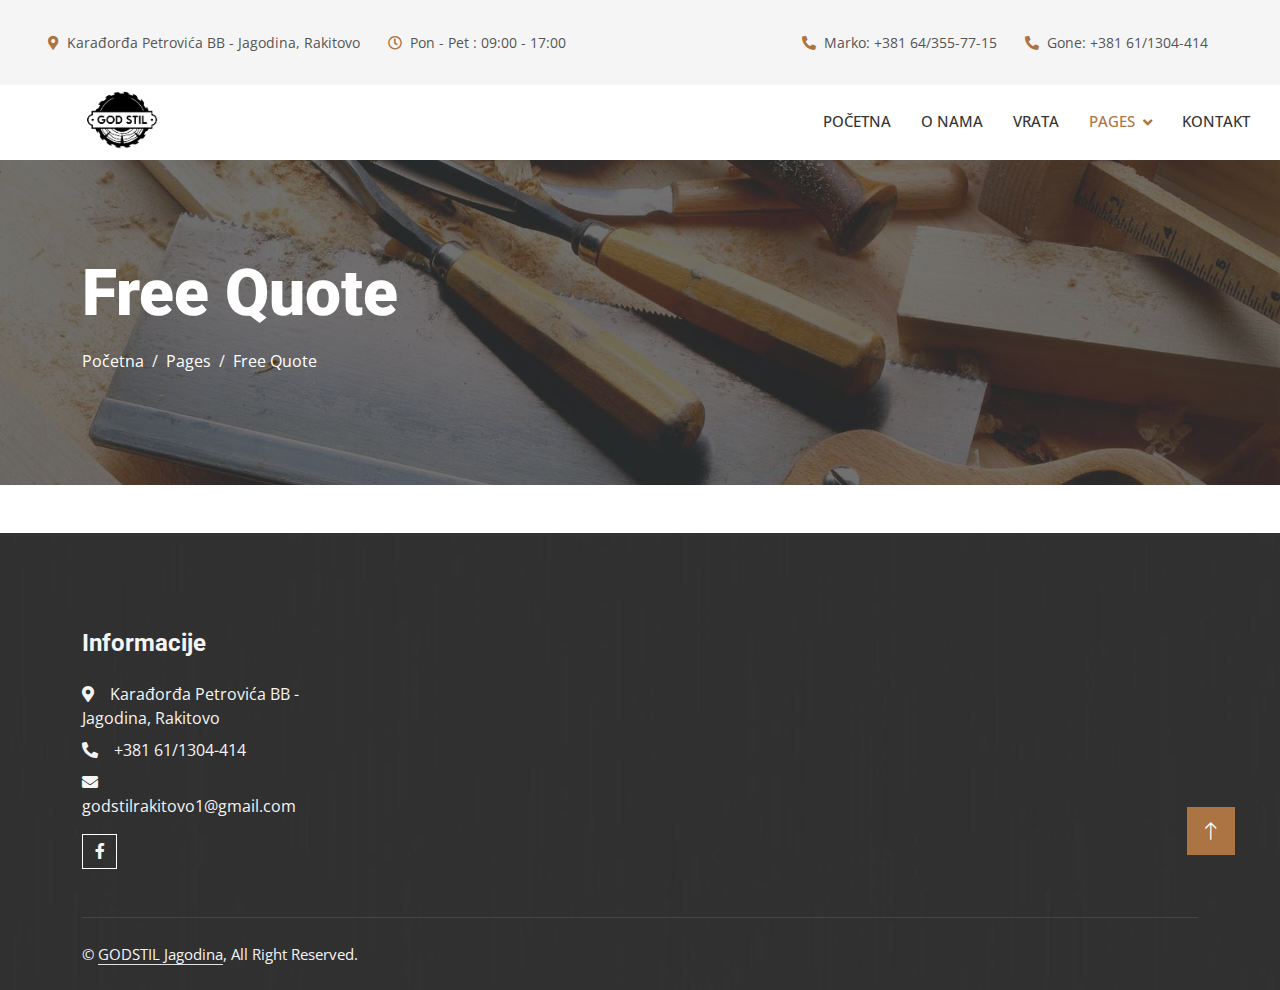
<file: quote.html>
<!DOCTYPE html>
<html lang="en">

<head>
    <meta charset="utf-8">
    <title>GOD STIL</title>
    <meta content="width=device-width, initial-scale=1.0" name="viewport">
    <meta content="" name="keywords">
    <meta content="" name="description">

    <!-- Favicon -->
    <link href="img/favicon.ico" rel="icon">

    <!-- Google Web Fonts -->
    <link rel="preconnect" href="https://fonts.googleapis.com">
    <link rel="preconnect" href="https://fonts.gstatic.com" crossorigin>
    <link href="https://fonts.googleapis.com/css2?family=Open+Sans:wght@400;500&family=Roboto:wght@500;700;900&display=swap" rel="stylesheet">

    <!-- Icon Font Stylesheet -->
    <link href="https://cdnjs.cloudflare.com/ajax/libs/font-awesome/5.10.0/css/all.min.css" rel="stylesheet">
    <link href="https://cdn.jsdelivr.net/npm/bootstrap-icons@1.4.1/font/bootstrap-icons.css" rel="stylesheet">

    <!-- Libraries Stylesheet -->
    <link href="lib/animate/animate.min.css" rel="stylesheet">
    <link href="lib/owlcarousel/assets/owl.carousel.min.css" rel="stylesheet">
    <link href="lib/lightbox/css/lightbox.min.css" rel="stylesheet">

    <!-- Customized Bootstrap Stylesheet -->
    <link href="css/bootstrap.min.css" rel="stylesheet">

    <!-- Template Stylesheet -->
    <link href="css/style.css" rel="stylesheet">
</head>

<body>
    <!-- Spinner Start -->
    <div id="spinner" class="show bg-white position-fixed translate-middle w-100 vh-100 top-50 start-50 d-flex align-items-center justify-content-center">
        <div class="spinner-grow text-primary" style="width: 3rem; height: 3rem;" role="status">
            <span class="sr-only">Loading...</span>
        </div>
    </div>
    <!-- Spinner End -->


    <!-- Topbar Start -->
    <div class="container-fluid bg-light p-0">
        <div class="row gx-0 d-none d-lg-flex">
            <div class="col-lg-7 px-5 text-start">
                <div class="h-100 d-inline-flex align-items-center py-3 me-4">
                    <small class="fa fa-map-marker-alt text-primary me-2"></small>
                    <small>Karađorđa Petrovića BB - Jagodina, Rakitovo</small>
                </div>
                <div class="h-100 d-inline-flex align-items-center py-3">
                    <small class="far fa-clock text-primary me-2"></small>
                    <small>Pon - Pet : 09:00  - 17:00</small>
                </div>
            </div>
            <div class="col-lg-5 px-5 text-end">
                <div class="h-100 d-inline-flex align-items-center py-3 me-4">
                    <small class="fa fa-phone-alt text-primary me-2"></small>
                    <small>Marko: +381 64/355-77-15 </small>
                </div>
                <div class="h-100 d-inline-flex align-items-center py-3 me-4">
                    <small class="fa fa-phone-alt text-primary me-2"></small>
                    <small>Gone: +381 61/1304-414 </small>
                </div>
                <div class="h-100 d-inline-flex align-items-center">
                    <a class="btn btn-sm-square bg-white text-primary me-1" href=""><i class="fab fa-facebook-f"></i></a>
                    <a class="btn btn-sm-square bg-white text-primary me-0" href="https://www.instagram.com/stolarija_god_stil?igsh=MWxlNGdjaXRmdmQwdA=="><i class="fab fa-instagram"></i></a>
                </div>
            </div>
        </div>
    </div>
    <!-- Topbar End -->


    <!-- Navbar Start -->
    <nav class="navbar navbar-expand-lg bg-white navbar-light sticky-top p-0">
        <a href="index.html" class="navbar-brand d-flex align-items-center px-4 px-lg-5">
            <img class="img-fluid" src="img/godstil-logo.png" alt="God Stil Logo" style="max-height: 90px; width: auto;">

        </a>
        <button type="button" class="navbar-toggler me-4" data-bs-toggle="collapse" data-bs-target="#navbarCollapse">
            <span class="navbar-toggler-icon"></span>
        </button>
        <div class="collapse navbar-collapse" id="navbarCollapse">
            <div class="navbar-nav ms-auto p-4 p-lg-0">
                <a href="index.html" class="nav-item nav-link">Početna</a>
                <a href="about.html" class="nav-item nav-link">O nama</a>
                <!-- <a href="service.html" class="nav-item nav-link">Usluge</a> -->
                <a href="project.html" class="nav-item nav-link">Vrata</a>
                <div class="nav-item dropdown">
                    <a href="#" class="nav-link dropdown-toggle active" data-bs-toggle="dropdown">Pages</a>
                    <div class="dropdown-menu fade-up m-0">
                        <a href="feature.html" class="dropdown-item">Feature</a>
                        <a href="quote.html" class="dropdown-item active">Free Quote</a>
                        <a href="team.html" class="dropdown-item">Our Team</a>
                        <a href="404.html" class="dropdown-item">404 Page</a>
                    </div>
                </div>
                <a href="contact.html" class="nav-item nav-link">Kontakt</a>
            </div>
        </div>
    </nav>
    <!-- Navbar End -->


    <!-- Page Header Start -->
    <div class="container-fluid page-header py-5 mb-5">
        <div class="container py-5">
            <h1 class="display-3 text-white mb-3 animated slideInDown">Free Quote</h1>
            <nav aria-label="breadcrumb animated slideInDown">
                <ol class="breadcrumb">
                    <li class="breadcrumb-item"><a class="text-white" href="#">Početna</a></li>
                    <li class="breadcrumb-item"><a class="text-white" href="#">Pages</a></li>
                    <li class="breadcrumb-item text-white active" aria-current="page">Free Quote</li>
                </ol>
            </nav>
        </div>
    </div>
    <!-- Page Header End -->

    <!-- Footer Start -->
    <div class="container-fluid bg-dark text-light footer mt-5 pt-5 wow fadeIn" data-wow-delay="0.1s">
        <div class="container py-5">
            <div class="row g-5">
                <div class="col-lg-3 col-md-6">
                    <h4 class="text-light mb-4">Informacije</h4>
                    <p class="mb-2"><i class="fa fa-map-marker-alt me-3"></i>Karađorđa Petrovića BB - Jagodina, Rakitovo</p>
                    <p class="mb-2"><i class="fa fa-phone-alt me-3"></i>+381 61/1304-414</p>
                    <p class="mb-2"><i class="fa fa-envelope me-3"></i> godstilrakitovo1@gmail.com</p>
                    <div class="d-flex pt-2">
                        <a class="btn btn-outline-light btn-social" href=""><i class="fab fa-facebook-f"></i></a>
                    </div>
                </div>
                <!-- <div class="col-lg-3 col-md-6">
                    <h4 class="text-light mb-4">Services</h4>
                    <a class="btn btn-link" href="">General Carpentry</a>
                    <a class="btn btn-link" href="">Furniture Remodeling</a>
                    <a class="btn btn-link" href="">Wooden Floor</a>
                    <a class="btn btn-link" href="">Wooden Furniture</a>
                    <a class="btn btn-link" href="">Custom Carpentry</a>
                </div>
                <div class="col-lg-3 col-md-6">
                    <h4 class="text-light mb-4">Quick Links</h4>
                    <a class="btn btn-link" href="">O nama</a>
                    <a class="btn btn-link" href="">Kontaktirajte nas!</a>
                    <a class="btn btn-link" href="">Naše usluge</a>
                    <a class="btn btn-link" href="">Terms & Condition</a>
                    <a class="btn btn-link" href="">Support</a>
                </div> -->
            </div>
        </div>
        <div class="container">
            <div class="copyright">
                <div class="row">
                    <div class="col-md-6 text-center text-md-start mb-3 mb-md-0">
                        &copy; <a class="border-bottom" href="#">GODSTIL Jagodina</a>, All Right Reserved.
                    </div>
                    <div class="col-md-6 text-center text-md-end">
                    </div>
                </div>
            </div>
        </div>
    </div>
    <!-- Footer End -->


    <!-- Back to Top -->
    <a href="#" class="btn btn-lg btn-primary btn-lg-square rounded-0 back-to-top"><i class="bi bi-arrow-up"></i></a>


    <!-- JavaScript Libraries -->
    <script src="https://code.jquery.com/jquery-3.4.1.min.js"></script>
    <script src="https://cdn.jsdelivr.net/npm/bootstrap@5.0.0/dist/js/bootstrap.bundle.min.js"></script>
    <script src="lib/wow/wow.min.js"></script>
    <script src="lib/easing/easing.min.js"></script>
    <script src="lib/waypoints/waypoints.min.js"></script>
    <script src="lib/counterup/counterup.min.js"></script>
    <script src="lib/owlcarousel/owl.carousel.min.js"></script>
    <script src="lib/isotope/isotope.pkgd.min.js"></script>
    <script src="lib/lightbox/js/lightbox.min.js"></script>

    <!-- Template Javascript -->
    <script src="js/main.js"></script>
</body>

</html>
</file>
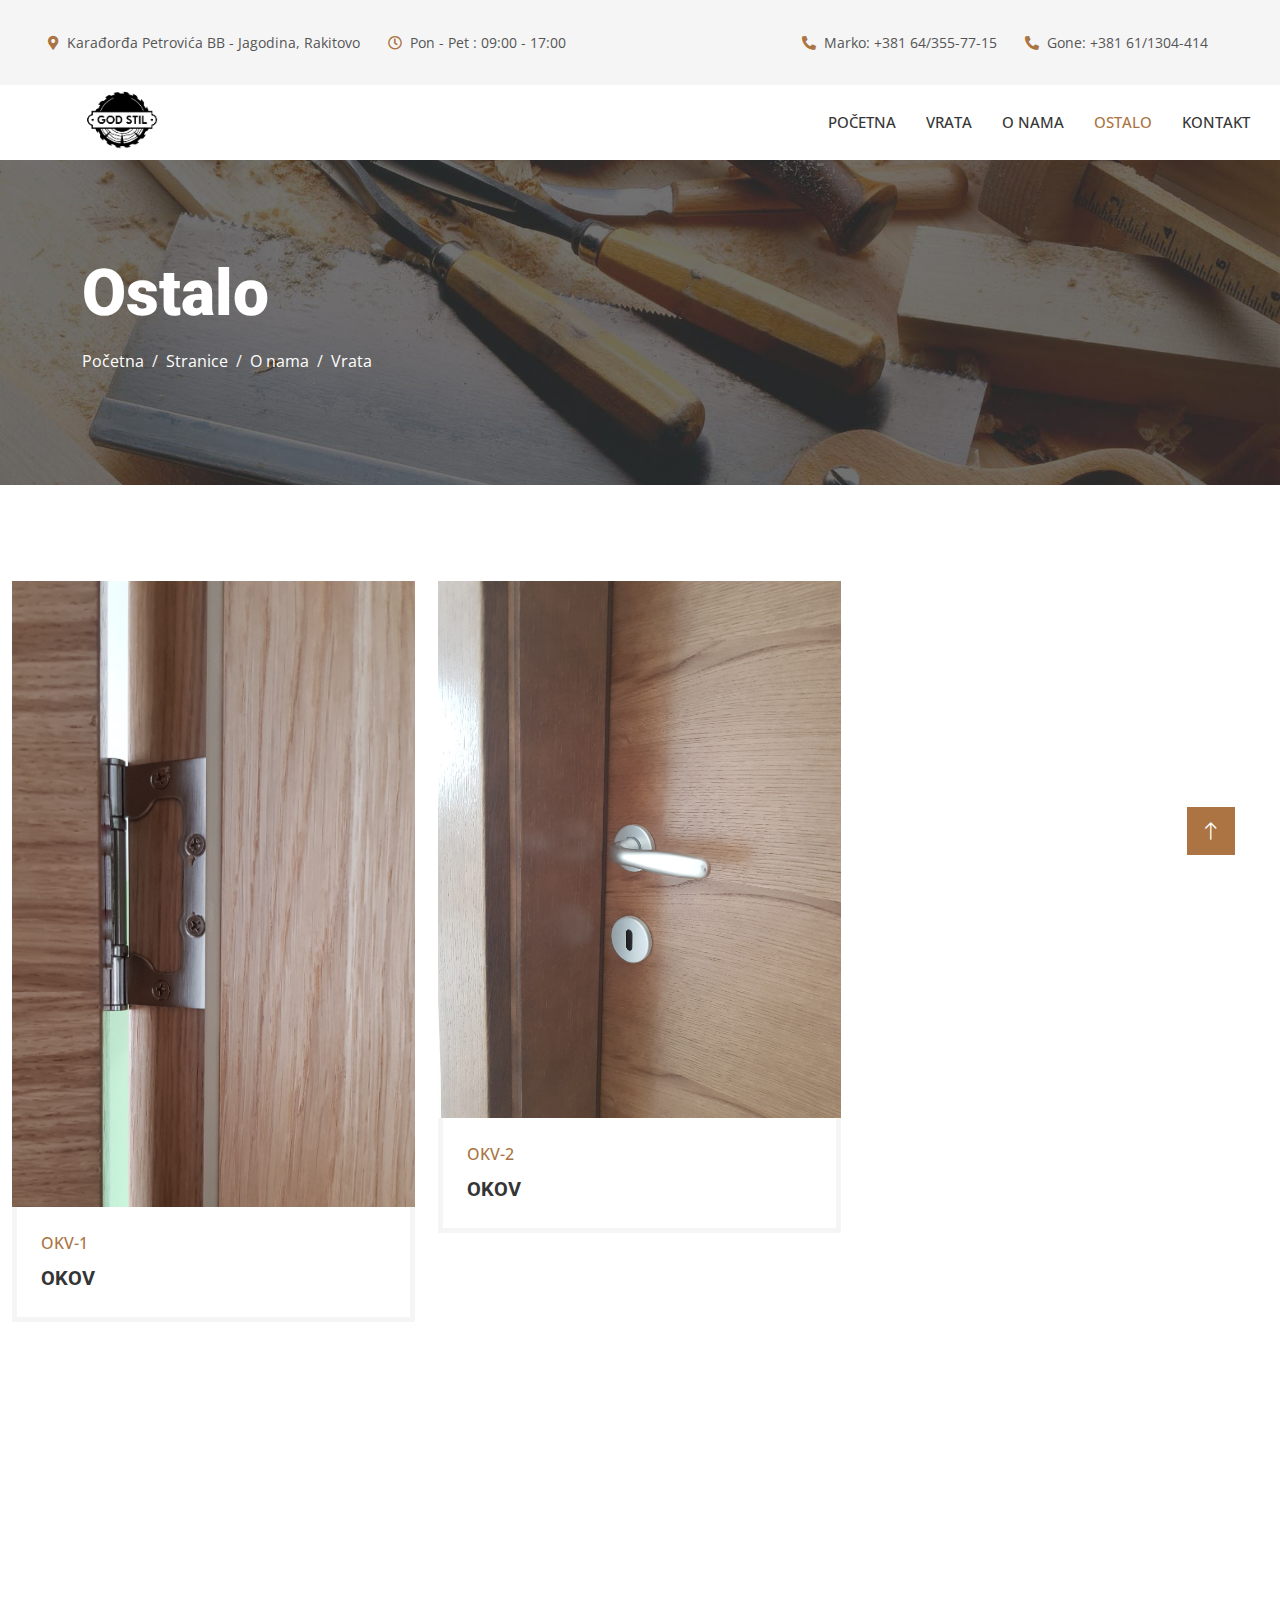
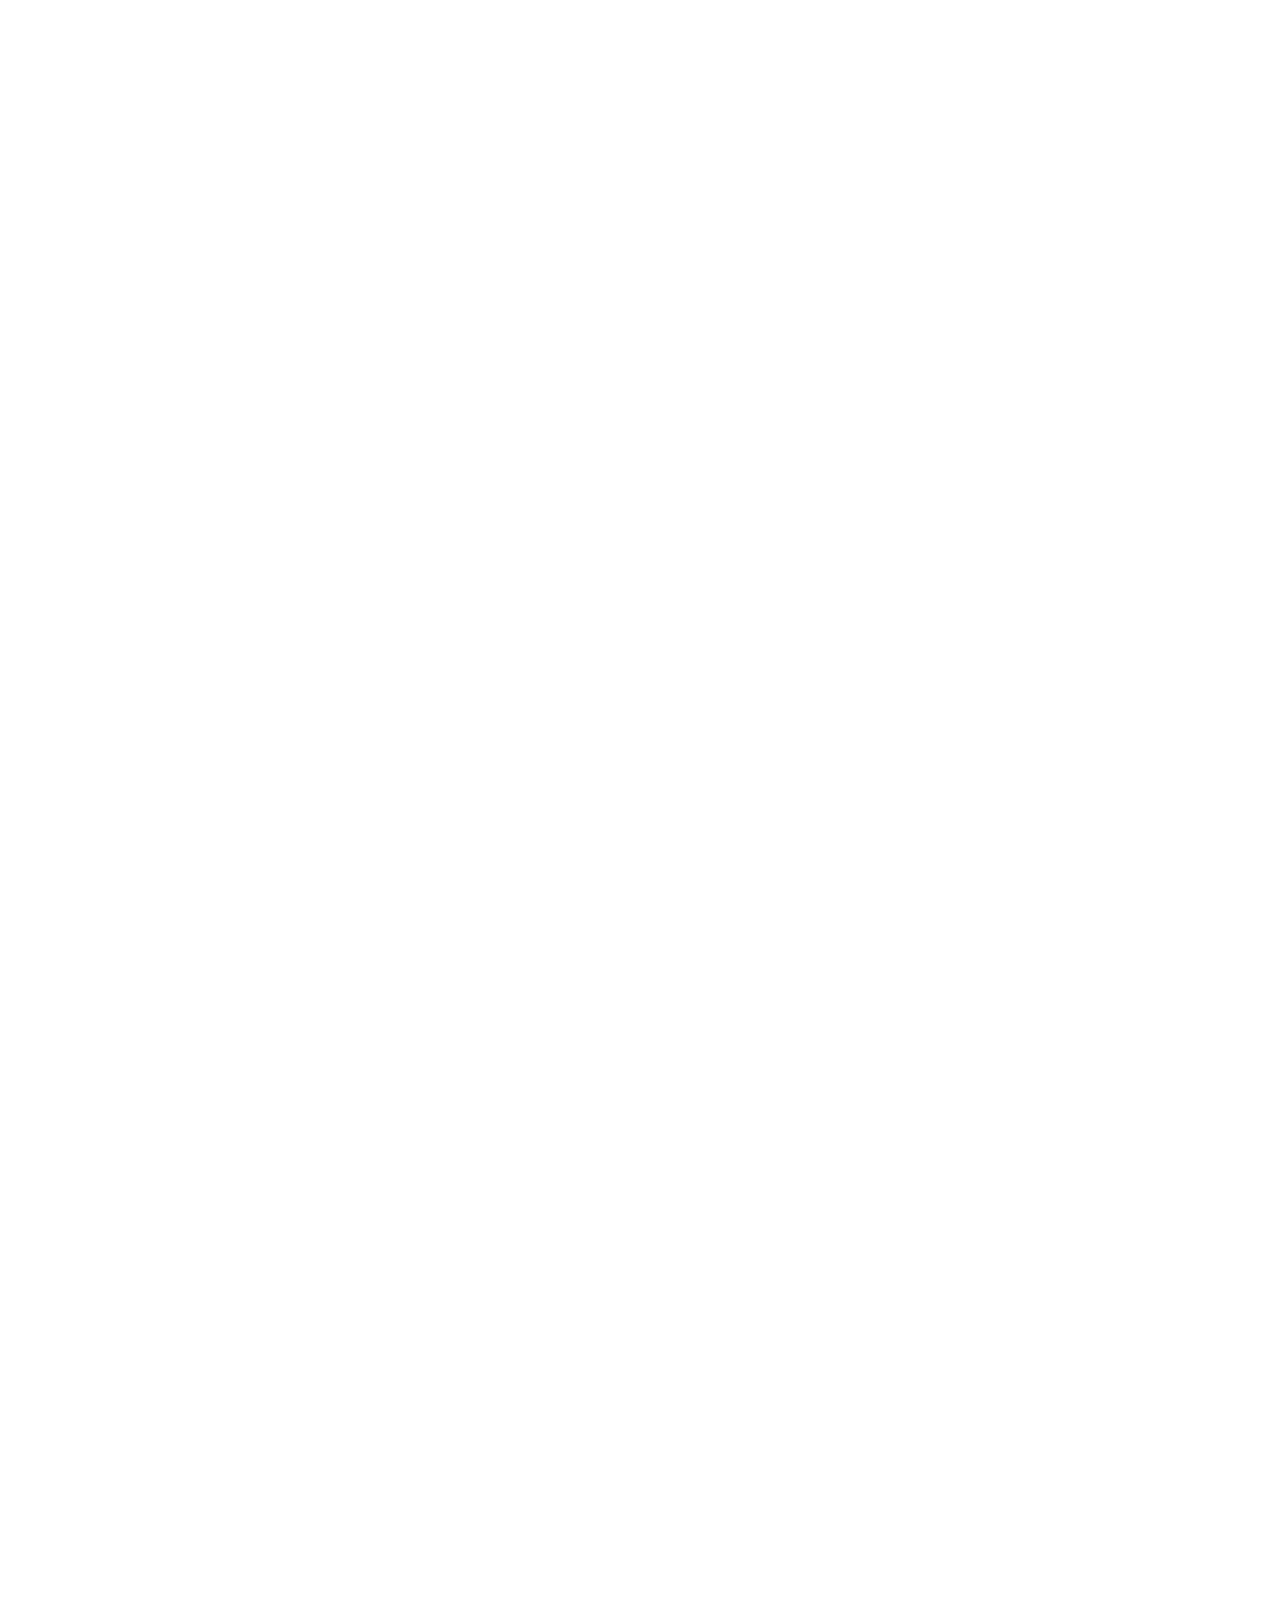
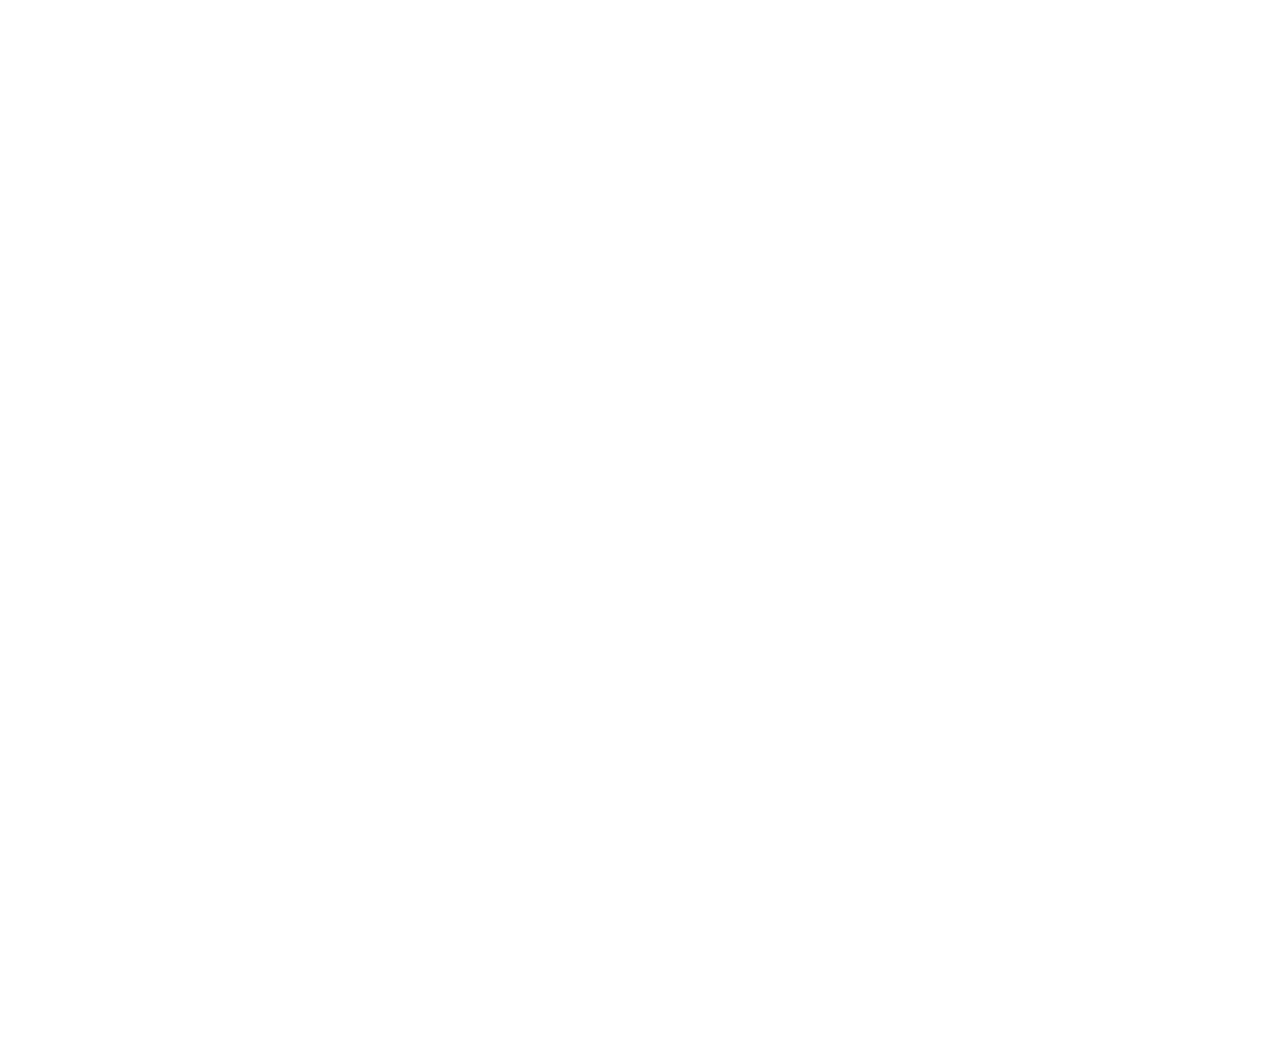
<file: rest.html>
<!DOCTYPE html>
<html lang="en">

<head>
    <meta charset="utf-8">
    <title>GOD STIL</title>
    <meta content="width=device-width, initial-scale=1.0" name="viewport">
    <meta content="" name="keywords">
    <meta content="" name="description">

    <!-- Favicon -->
    <link href="img/favicon.ico" rel="icon">

    <!-- Google Web Fonts -->
    <link rel="preconnect" href="https://fonts.googleapis.com">
    <link rel="preconnect" href="https://fonts.gstatic.com" crossorigin>
    <link href="https://fonts.googleapis.com/css2?family=Open+Sans:wght@400;500&family=Roboto:wght@500;700;900&display=swap" rel="stylesheet">

    <!-- Icon Font Stylesheet -->
    <link href="https://cdnjs.cloudflare.com/ajax/libs/font-awesome/5.10.0/css/all.min.css" rel="stylesheet">
    <link href="https://cdn.jsdelivr.net/npm/bootstrap-icons@1.4.1/font/bootstrap-icons.css" rel="stylesheet">

    <!-- Libraries Stylesheet -->
    <link href="lib/animate/animate.min.css" rel="stylesheet">
    <link href="lib/owlcarousel/assets/owl.carousel.min.css" rel="stylesheet">
    <link href="lib/lightbox/css/lightbox.min.css" rel="stylesheet">

    <!-- Customized Bootstrap Stylesheet -->
    <link href="css/bootstrap.min.css" rel="stylesheet">

    <!-- Template Stylesheet -->
    <link href="css/style.css" rel="stylesheet">
</head>

<body>
    <!-- Spinner Start -->
    <div id="spinner" class="show bg-white position-fixed translate-middle w-100 vh-100 top-50 start-50 d-flex align-items-center justify-content-center">
        <div class="spinner-grow text-primary" style="width: 3rem; height: 3rem;" role="status">
            <span class="sr-only">Loading...</span>
        </div>
    </div>
    <!-- Spinner End -->


    <!-- Topbar Start -->
    <div class="container-fluid bg-light p-0">
        <div class="row gx-0 d-none d-lg-flex">
            <div class="col-lg-7 px-5 text-start">
                <div class="h-100 d-inline-flex align-items-center py-3 me-4">
                    <small class="fa fa-map-marker-alt text-primary me-2"></small>
                    <small>Karađorđa Petrovića BB - Jagodina, Rakitovo</small>
                </div>
                <div class="h-100 d-inline-flex align-items-center py-3">
                    <small class="far fa-clock text-primary me-2"></small>
                    <small>Pon - Pet : 09:00  - 17:00</small>
                </div>
            </div>
            <div class="col-lg-5 px-5 text-end">
                <div class="h-100 d-inline-flex align-items-center py-3 me-4">
                    <small class="fa fa-phone-alt text-primary me-2"></small>
                    <small>Marko: +381 64/355-77-15 </small>
                </div>
                <div class="h-100 d-inline-flex align-items-center py-3 me-4">
                    <small class="fa fa-phone-alt text-primary me-2"></small>
                    <small>Gone: +381 61/1304-414 </small>
                </div>
                <div class="h-100 d-inline-flex align-items-center">
                    <a class="btn btn-sm-square bg-white text-primary me-1" href=""><i class="fab fa-facebook-f"></i></a>
                    <a class="btn btn-sm-square bg-white text-primary me-0" href="https://www.instagram.com/stolarija_god_stil?igsh=MWxlNGdjaXRmdmQwdA=="><i class="fab fa-instagram"></i></a>
                </div>
            </div>
        </div>
    </div>
    <!-- Topbar End -->


    <!-- Navbar Start -->
    <nav class="navbar navbar-expand-lg bg-white navbar-light sticky-top p-0">
        <a href="index.html" class="navbar-brand d-flex align-items-center px-4 px-lg-5">
            <img class="img-fluid" src="img/godstil-logo.png" alt="God Stil Logo" style="max-height: 90px; width: auto;">

        </a>
        <button type="button" class="navbar-toggler me-4" data-bs-toggle="collapse" data-bs-target="#navbarCollapse">
            <span class="navbar-toggler-icon"></span>
        </button>
        <div class="collapse navbar-collapse" id="navbarCollapse">
            <div class="navbar-nav ms-auto p-4 p-lg-0">
                <a href="index.html" class="nav-item nav-link">Početna</a>

                <!-- <a href="service.html" class="nav-item nav-link">Usluge</a> -->
                <a href="project.html" class="nav-item nav-link ">Vrata</a>
                <a href="about.html" class="nav-item nav-link ">O nama</a>
                <a href="rest.html" class="nav-item nav-link active">Ostalo</a>
                <!-- <div class="nav-item dropdown">
                    <a href="#" class="nav-link dropdown-toggle" data-bs-toggle="dropdown">Pages</a>
                    <div class="dropdown-menu fade-up m-0">
                        <a href="feature.html" class="dropdown-item">Feature</a>
                        <a href="team.html" class="dropdown-item">Our Team</a>
                        <a href="404.html" class="dropdown-item">404 Page</a>
                    </div>
                </div> -->
                <a href="contact.html" class="nav-item nav-link">Kontakt</a>
            </div>
        </div>
    </nav>
    <!-- Navbar End -->


    <!-- Page Header Start -->
    <div class="container-fluid page-header py-5 mb-5">
        <div class="container py-5">
            <h1 class="display-3 text-white mb-3 animated slideInDown">Ostalo</h1>
            <nav aria-label="breadcrumb animated slideInDown">
                <ol class="breadcrumb">
                    <li class="breadcrumb-item"><a class="text-white" href="#">Početna</a></li>
                    <li class="breadcrumb-item"><a class="text-white" href="#">Stranice</a></li>
                    <li class="breadcrumb-item text-white active" aria-current="page">O nama</li>
                    <li class="breadcrumb-item text-white active" aria-current="page">Vrata</li>
                </ol>
            </nav>
        </div>
    </div>
    <!-- Page Header End -->


    <!-- Projects Start -->
    <div class="container-xxl py-5">
        <div class="row g-4 portfolio-container">
            <div class="col-lg-4 col-md-6 portfolio-item fourth wow fadeInUp" data-wow-delay="0.1s">
                <div class="rounded overflow-hidden">
                    <div class="position-relative overflow-hidden">
                        <img class="img-fluid w-100" src="img/VRATA/Okov/OKOV-1.jpeg" alt="">
                        <div class="portfolio-overlay">
                            <a class="btn btn-square btn-outline-light mx-1" href="img/VRATA/Okov/OKOV-1.jpeg" data-lightbox="portfolio"><i class="fa fa-eye"></i></a>
                        </div>
                    </div>
                    <div class="border border-5 border-light border-top-0 p-4">
                        <p class="text-primary fw-medium mb-2">OKV-1</p>
                        <h5 class="lh-base mb-0">OKOV</a>
                    </div>
                </div>
            </div>
            <div class="col-lg-4 col-md-6 portfolio-item fourth wow fadeInUp" data-wow-delay="0.1s">
                <div class="rounded overflow-hidden">
                    <div class="position-relative overflow-hidden">
                        <img class="img-fluid w-100" src="img/VRATA/Okov/OKOV-2.jpeg" alt="">
                        <div class="portfolio-overlay">
                            <a class="btn btn-square btn-outline-light mx-1" href="img/VRATA/Okov/OKOV-2.jpeg" data-lightbox="portfolio"><i class="fa fa-eye"></i></a>

                        </div>
                    </div>
                    <div class="border border-5 border-light border-top-0 p-4">
                        <p class="text-primary fw-medium mb-2">OKV-2</p>
                        <h5 class="lh-base mb-0">OKOV</a>
                    </div>
                </div>
            </div>
        </div>
        <div class="row g-4 portfolio-container">
            <div class="col-lg-4 col-md-6 portfolio-item fourth wow fadeInUp" data-wow-delay="0.1s">
                <div class="rounded overflow-hidden">
                    <div class="position-relative overflow-hidden">
                        <img class="img-fluid w-100" src="img/VRATA/Okov/OKOV-3.jpeg" alt="">
                        <div class="portfolio-overlay">
                            <a class="btn btn-square btn-outline-light mx-1" href="img/VRATA/Okov/OKOV-3.jpeg" data-lightbox="portfolio"><i class="fa fa-eye"></i></a>

                        </div>
                    </div>
                    <div class="border border-5 border-light border-top-0 p-4">
                        <p class="text-primary fw-medium mb-2">OKV-3</p>
                        <h5 class="lh-base mb-0">OKOV</a>
                    </div>
                </div>
            </div>
            <div class="col-lg-4 col-md-6 portfolio-item fourth wow fadeInUp" data-wow-delay="0.1s">
                <div class="rounded overflow-hidden">
                    <div class="position-relative overflow-hidden">
                        <img class="img-fluid w-100" src="img/VRATA/Okov/OKOV-4.jpeg" alt="">
                        <div class="portfolio-overlay">
                            <a class="btn btn-square btn-outline-light mx-1" href="img/VRATA/Okov/OKOV-4.jpeg" data-lightbox="portfolio"><i class="fa fa-eye"></i></a>

                        </div>
                    </div>
                    <div class="border border-5 border-light border-top-0 p-4">
                        <p class="text-primary fw-medium mb-2">OKV-4</p>
                        <h5 class="lh-base mb-0">OKOV</a>
                    </div>
                </div>
            </div>
            <div class="col-lg-4 col-md-6 portfolio-item fourth wow fadeInUp" data-wow-delay="0.1s">
                <div class="rounded overflow-hidden">
                    <div class="position-relative overflow-hidden">
                        <img class="img-fluid w-100" src="img/VRATA/Okov/OKOV-5.JPG" alt="">
                        <div class="portfolio-overlay">
                            <a class="btn btn-square btn-outline-light mx-1" href="img/VRATA/Okov/OKOV-5.JPG" data-lightbox="portfolio"><i class="fa fa-eye"></i></a>

                        </div>
                    </div>
                    <div class="border border-5 border-light border-top-0 p-4">
                        <p class="text-primary fw-medium mb-2">OKV-5</p>
                        <h5 class="lh-base mb-0">OKOV</a>
                    </div>
                </div>
            </div>
        </div>
        <div class="row g-4 portfolio-container">
            <div class="col-lg-4 col-md-6 portfolio-item fourth wow fadeInUp" data-wow-delay="0.1s">
                <div class="rounded overflow-hidden">
                    <div class="position-relative overflow-hidden">
                        <img class="img-fluid w-100" src="img/VRATA/Okov/OKOV-6.jpg" alt="">
                        <div class="portfolio-overlay">
                            <a class="btn btn-square btn-outline-light mx-1" href="img/VRATA/Okov/OKOV-6.jpg" data-lightbox="portfolio"><i class="fa fa-eye"></i></a>

                        </div>
                    </div>
                    <div class="border border-5 border-light border-top-0 p-4">
                        <p class="text-primary fw-medium mb-2">OKV-6</p>
                        <h5 class="lh-base mb-0">OKOV</a>
                    </div>
                </div>
            </div>
            <div class="col-lg-4 col-md-6 portfolio-item fourth wow fadeInUp" data-wow-delay="0.1s">
                <div class="rounded overflow-hidden">
                    <div class="position-relative overflow-hidden">
                        <img class="img-fluid w-100" src="img/VRATA/Okov/OKOV-7.jpg" alt="">
                        <div class="portfolio-overlay">
                            <a class="btn btn-square btn-outline-light mx-1" href="img/VRATA/Okov/OKOV-7.jpg" data-lightbox="portfolio"><i class="fa fa-eye"></i></a>

                        </div>
                    </div>
                    <div class="border border-5 border-light border-top-0 p-4">
                        <p class="text-primary fw-medium mb-2">OKV-7</p>
                        <h5 class="lh-base mb-0">OKOV</a>
                    </div>
                </div>
            </div>
            <div class="col-lg-4 col-md-6 portfolio-item fourth wow fadeInUp" data-wow-delay="0.1s">
                <div class="rounded overflow-hidden">
                    <div class="position-relative overflow-hidden">
                        <img class="img-fluid w-100" src="img/VRATA/Okov/OKOV-8.jpeg" alt="">
                        <div class="portfolio-overlay">
                            <a class="btn btn-square btn-outline-light mx-1" href="img/VRATA/Okov/OKOV-8.jpeg" data-lightbox="portfolio"><i class="fa fa-eye"></i></a>

                        </div>
                    </div>
                    <div class="border border-5 border-light border-top-0 p-4">
                        <p class="text-primary fw-medium mb-2">OKV-8</p>
                        <h5 class="lh-base mb-0">OKOV</a>
                    </div>
                </div>
            </div>
        </div>
        <div class="row g-4 portfolio-container">
            <div class="col-lg-4 col-md-6 portfolio-item fourth wow fadeInUp" data-wow-delay="0.1s">
                <div class="rounded overflow-hidden">
                    <div class="position-relative overflow-hidden">
                        <img class="img-fluid w-100" src="img/VRATA/Okov/OKOV-9.JPG" alt="">
                        <div class="portfolio-overlay">
                            <a class="btn btn-square btn-outline-light mx-1" href="img/VRATA/Okov/OKOV-9.JPG" data-lightbox="portfolio"><i class="fa fa-eye"></i></a>

                        </div>
                    </div>
                    <div class="border border-5 border-light border-top-0 p-4">
                        <p class="text-primary fw-medium mb-2">OKV-9</p>
                        <h5 class="lh-base mb-0">OKOV</a>
                    </div>
                </div>
            </div>
            <div class="col-lg-4 col-md-6 portfolio-item fourth wow fadeInUp" data-wow-delay="0.1s">
                <div class="rounded overflow-hidden">
                    <div class="position-relative overflow-hidden">
                        <img class="img-fluid w-100" src="img/VRATA/Okov/OKOV-10.jpeg" alt="">
                        <div class="portfolio-overlay">
                            <a class="btn btn-square btn-outline-light mx-1" href="img/VRATA/Okov/OKOV-10.jpeg" data-lightbox="portfolio"><i class="fa fa-eye"></i></a>

                        </div>
                    </div>
                    <div class="border border-5 border-light border-top-0 p-4">
                        <p class="text-primary fw-medium mb-2">OKV-10</p>
                        <h5 class="lh-base mb-0">OKOV</a>
                    </div>
                </div>
            </div>
            <div class="col-lg-4 col-md-6 portfolio-item fifth wow fadeInUp" data-wow-delay="0.1s">
                <div class="rounded overflow-hidden">
                    <div class="position-relative overflow-hidden">
                        <img class="img-fluid w-100" src="img/VRATA/Palete/PAL-1.jpg" alt="">
                        <div class="portfolio-overlay">
                            <a class="btn btn-square btn-outline-light mx-1" href="img/VRATA/Palete/PAL-1.jpg" data-lightbox="portfolio"><i class="fa fa-eye"></i></a>

                        </div>
                    </div>
                    <div class="border border-5 border-light border-top-0 p-4">
                        <p class="text-primary fw-medium mb-2">PAL-1</p>
                        <h5 class="lh-base mb-0">PALETE</a>
                    </div>
                </div>
            </div>
        </div>
        <div class="row g-4 portfolio-container">
            <div class="col-lg-4 col-md-6 portfolio-item fifth wow fadeInUp" data-wow-delay="0.1s">
                <div class="rounded overflow-hidden">
                    <div class="position-relative overflow-hidden">
                        <img class="img-fluid w-100" src="img/VRATA/Palete/PAL-2.jpg" alt="">
                        <div class="portfolio-overlay">
                            <a class="btn btn-square btn-outline-light mx-1" href="img/VRATA/Palete/PAL-2.jpg" data-lightbox="portfolio"><i class="fa fa-eye"></i></a>

                        </div>
                    </div>
                    <div class="border border-5 border-light border-top-0 p-4">
                        <p class="text-primary fw-medium mb-2">PAL-2</p>
                        <h5 class="lh-base mb-0">PALETE</a>
                    </div>
                </div>
            </div>
            <div class="col-lg-4 col-md-6 portfolio-item sixth wow fadeInUp" data-wow-delay="0.1s">
                <div class="rounded overflow-hidden">
                    <div class="position-relative overflow-hidden">
                        <img class="img-fluid w-100" src="img/VRATA/Ostalo/OST-1.jpg" alt="">
                        <div class="portfolio-overlay">
                            <a class="btn btn-square btn-outline-light mx-1" href="img/VRATA/Ostalo/OST-1.jpg" data-lightbox="portfolio"><i class="fa fa-eye"></i></a>

                        </div>
                    </div>
                    <div class="border border-5 border-light border-top-0 p-4">
                        <p class="text-primary fw-medium mb-2">OST-1</p>
                        <h5 class="lh-base mb-0">OSTALO</a>
                    </div>
                </div>
            </div>
            <div class="col-lg-4 col-md-6 portfolio-item sixth wow fadeInUp" data-wow-delay="0.1s">
                <div class="rounded overflow-hidden">
                    <div class="position-relative overflow-hidden">
                        <img class="img-fluid w-100" src="img/VRATA/Ostalo/OST-2.jpg" alt="">
                        <div class="portfolio-overlay">
                            <a class="btn btn-square btn-outline-light mx-1" href="img/VRATA/Ostalo/OST-2.jpg" data-lightbox="portfolio"><i class="fa fa-eye"></i></a>

                        </div>
                    </div>
                    <div class="border border-5 border-light border-top-0 p-4">
                        <p class="text-primary fw-medium mb-2">OST-2</p>
                        <h5 class="lh-base mb-0">OSTALO</a>
                    </div>
                </div>
            </div>
        </div>
        <div class="row g-4 portfolio-container">
            <div class="col-lg-4 col-md-6 portfolio-item sixth wow fadeInUp" data-wow-delay="0.1s">
                <div class="rounded overflow-hidden">
                    <div class="position-relative overflow-hidden">
                        <img class="img-fluid w-100" src="img/VRATA/Ostalo/OST-3.jpg" alt="">
                        <div class="portfolio-overlay">
                            <a class="btn btn-square btn-outline-light mx-1" href="img/VRATA/Ostalo/OST-3.jpg" data-lightbox="portfolio"><i class="fa fa-eye"></i></a>

                        </div>
                    </div>
                    <div class="border border-5 border-light border-top-0 p-4">
                        <p class="text-primary fw-medium mb-2">OST-3</p>
                        <h5 class="lh-base mb-0">OSTALO</a>
                    </div>
                </div>
            </div>
            <div class="col-lg-4 col-md-6 portfolio-item sixth wow fadeInUp" data-wow-delay="0.1s">
                <div class="rounded overflow-hidden">
                    <div class="position-relative overflow-hidden">
                        <img class="img-fluid w-100" src="img/VRATA/Ostalo/OST-4.jpg" alt="">
                        <div class="portfolio-overlay">
                            <a class="btn btn-square btn-outline-light mx-1" href="img/VRATA/Ostalo/OST-4.jpg" data-lightbox="portfolio"><i class="fa fa-eye"></i></a>

                        </div>
                    </div>
                    <div class="border border-5 border-light border-top-0 p-4">
                        <p class="text-primary fw-medium mb-2">OST-4</p>
                        <h5 class="lh-base mb-0">OSTALO</a>
                    </div>
                </div>
            </div>
            <div class="col-lg-4 col-md-6 portfolio-item sixth wow fadeInUp" data-wow-delay="0.1s">
                <div class="rounded overflow-hidden">
                    <div class="position-relative overflow-hidden">
                        <img class="img-fluid w-100" src="img/VRATA/Ostalo/OST-5.jpg" alt="">
                        <div class="portfolio-overlay">
                            <a class="btn btn-square btn-outline-light mx-1" href="img/VRATA/Ostalo/OST-5.jpg" data-lightbox="portfolio"><i class="fa fa-eye"></i></a>

                        </div>
                    </div>
                    <div class="border border-5 border-light border-top-0 p-4">
                        <p class="text-primary fw-medium mb-2">OST-5</p>
                        <h5 class="lh-base mb-0">OSTALO</a>
                    </div>
                </div>
            </div>
        </div>
    </div>
    </div>
    <!-- Projects End -->


    <!-- Footer Start -->
    <div class="container-fluid bg-dark text-light footer mt-5 pt-5 wow fadeIn" data-wow-delay="0.1s">
        <div class="container py-5">
            <div class="row g-5">
                <div class="col-lg-3 col-md-6">
                    <h4 class="text-light mb-4">Informacije</h4>
                    <p class="mb-2"><i class="fa fa-map-marker-alt me-3"></i>Karađorđa Petrovića BB - Jagodina, Rakitovo</p>
                    <p class="mb-2"><i class="fa fa-phone-alt me-3"></i>+381 61/1304-414</p>
                    <p class="mb-2"><i class="fa fa-envelope me-3"></i> godstilrakitovo1@gmail.com</p>
                    <div class="d-flex pt-2">
                        <a class="btn btn-outline-light btn-social" href=""><i class="fab fa-facebook-f"></i></a>
                    </div>
                </div>
                <!-- <div class="col-lg-3 col-md-6">
                    <h4 class="text-light mb-4">Services</h4>
                    <a class="btn btn-link" href="">General Carpentry</a>
                    <a class="btn btn-link" href="">Furniture Remodeling</a>
                    <a class="btn btn-link" href="">Wooden Floor</a>
                    <a class="btn btn-link" href="">Wooden Furniture</a>
                    <a class="btn btn-link" href="">Custom Carpentry</a>
                </div>
                <div class="col-lg-3 col-md-6">
                    <h4 class="text-light mb-4">Quick Links</h4>
                    <a class="btn btn-link" href="">O nama</a>
                    <a class="btn btn-link" href="">Kontaktirajte nas!</a>
                    <a class="btn btn-link" href="">Naše usluge</a>
                    <a class="btn btn-link" href="">Terms & Condition</a>
                    <a class="btn btn-link" href="">Support</a>
                </div> -->
            </div>
        </div>
        <div class="container">
            <div class="copyright">
                <div class="row">
                    <div class="col-md-6 text-center text-md-start mb-3 mb-md-0">
                        &copy; <a class="border-bottom" href="#">GODSTIL Jagodina</a>, All Right Reserved.
                    </div>
                    <div class="col-md-6 text-center text-md-end">
                    </div>
                </div>
            </div>
        </div>
    </div>
    <!-- Footer End -->


    <!-- Back to Top -->
    <a href="#" class="btn btn-lg btn-primary btn-lg-square rounded-0 back-to-top"><i class="bi bi-arrow-up"></i></a>


    <!-- JavaScript Libraries -->
    <script src="https://code.jquery.com/jquery-3.4.1.min.js"></script>
    <script src="https://cdn.jsdelivr.net/npm/bootstrap@5.0.0/dist/js/bootstrap.bundle.min.js"></script>
    <script src="lib/wow/wow.min.js"></script>
    <script src="lib/easing/easing.min.js"></script>
    <script src="lib/waypoints/waypoints.min.js"></script>
    <script src="lib/counterup/counterup.min.js"></script>
    <script src="lib/owlcarousel/owl.carousel.min.js"></script>
    <script src="lib/isotope/isotope.pkgd.min.js"></script>
    <script src="lib/lightbox/js/lightbox.min.js"></script>

    <!-- Template Javascript -->
    <script src="js/main.js"></script>
</body>

</html>
</file>
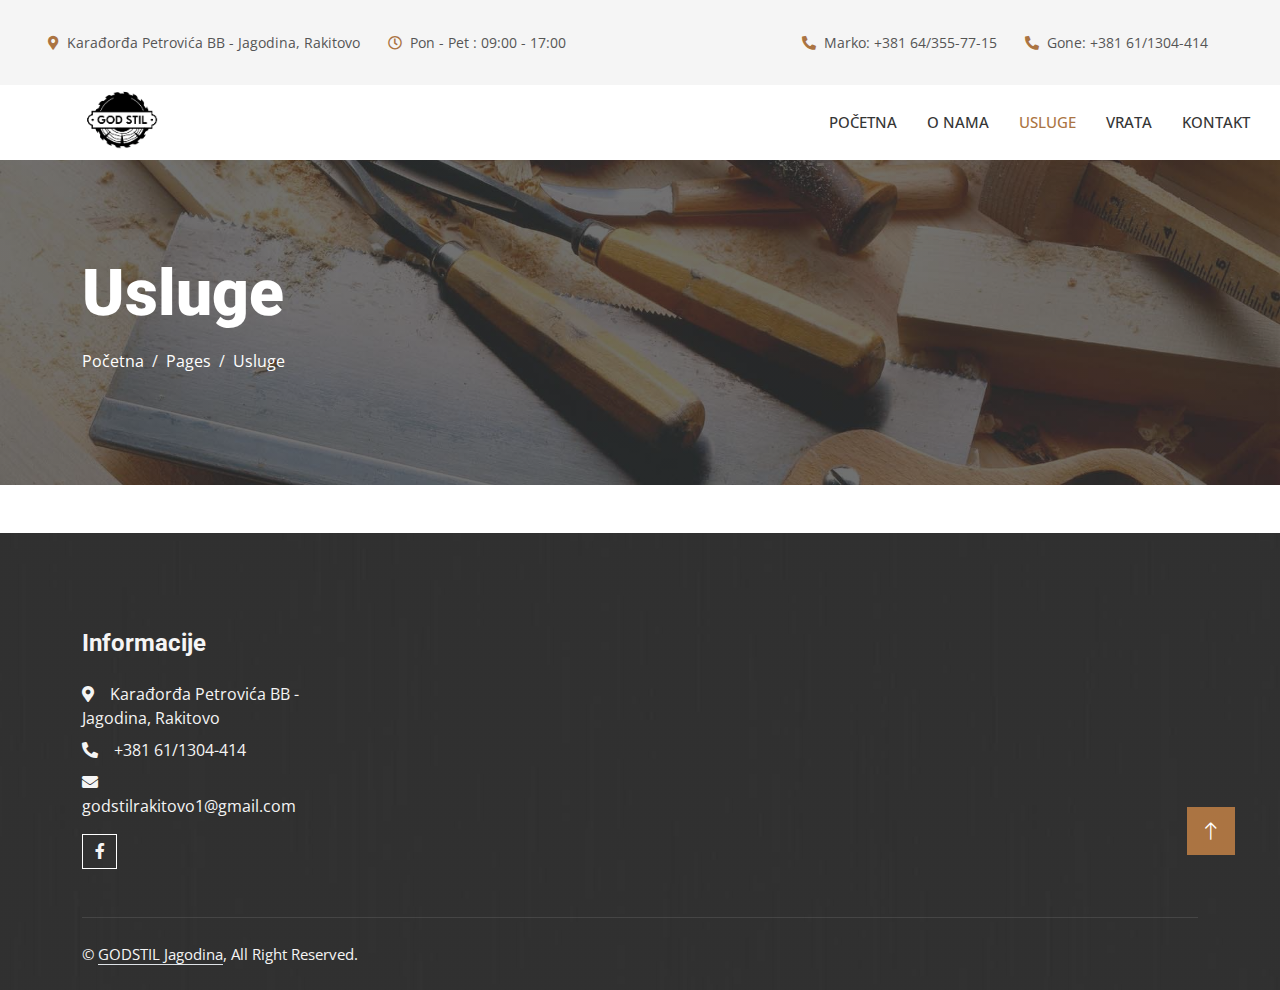
<file: service.html>
<!DOCTYPE html>
<html lang="en">

<head>
    <meta charset="utf-8">
    <title>GOD STIL</title>
    <meta content="width=device-width, initial-scale=1.0" name="viewport">
    <meta content="" name="keywords">
    <meta content="" name="description">

    <!-- Favicon -->
    <link href="img/favicon.ico" rel="icon">

    <!-- Google Web Fonts -->
    <link rel="preconnect" href="https://fonts.googleapis.com">
    <link rel="preconnect" href="https://fonts.gstatic.com" crossorigin>
    <link href="https://fonts.googleapis.com/css2?family=Open+Sans:wght@400;500&family=Roboto:wght@500;700;900&display=swap" rel="stylesheet">

    <!-- Icon Font Stylesheet -->
    <link href="https://cdnjs.cloudflare.com/ajax/libs/font-awesome/5.10.0/css/all.min.css" rel="stylesheet">
    <link href="https://cdn.jsdelivr.net/npm/bootstrap-icons@1.4.1/font/bootstrap-icons.css" rel="stylesheet">

    <!-- Libraries Stylesheet -->
    <link href="lib/animate/animate.min.css" rel="stylesheet">
    <link href="lib/owlcarousel/assets/owl.carousel.min.css" rel="stylesheet">
    <link href="lib/lightbox/css/lightbox.min.css" rel="stylesheet">

    <!-- Customized Bootstrap Stylesheet -->
    <link href="css/bootstrap.min.css" rel="stylesheet">

    <!-- Template Stylesheet -->
    <link href="css/style.css" rel="stylesheet">
</head>

<body>
    <!-- Spinner Start -->
    <div id="spinner" class="show bg-white position-fixed translate-middle w-100 vh-100 top-50 start-50 d-flex align-items-center justify-content-center">
        <div class="spinner-grow text-primary" style="width: 3rem; height: 3rem;" role="status">
            <span class="sr-only">Loading...</span>
        </div>
    </div>
    <!-- Spinner End -->


    <!-- Topbar Start -->
    <div class="container-fluid bg-light p-0">
        <div class="row gx-0 d-none d-lg-flex">
            <div class="col-lg-7 px-5 text-start">
                <div class="h-100 d-inline-flex align-items-center py-3 me-4">
                    <small class="fa fa-map-marker-alt text-primary me-2"></small>
                    <small>Karađorđa Petrovića BB - Jagodina, Rakitovo</small>
                </div>
                <div class="h-100 d-inline-flex align-items-center py-3">
                    <small class="far fa-clock text-primary me-2"></small>
                    <small>Pon - Pet : 09:00  - 17:00</small>
                </div>
            </div>
            <div class="col-lg-5 px-5 text-end">
                <div class="h-100 d-inline-flex align-items-center py-3 me-4">
                    <small class="fa fa-phone-alt text-primary me-2"></small>
                    <small>Marko: +381 64/355-77-15 </small>
                </div>
                <div class="h-100 d-inline-flex align-items-center py-3 me-4">
                    <small class="fa fa-phone-alt text-primary me-2"></small>
                    <small>Gone: +381 61/1304-414 </small>
                </div>
                <div class="h-100 d-inline-flex align-items-center">
                    <a class="btn btn-sm-square bg-white text-primary me-1" href=""><i class="fab fa-facebook-f"></i></a>
                    <a class="btn btn-sm-square bg-white text-primary me-0" href="https://www.instagram.com/stolarija_god_stil?igsh=MWxlNGdjaXRmdmQwdA=="><i class="fab fa-instagram"></i></a>
                </div>
            </div>
        </div>
    </div>
    <!-- Topbar End -->


    <!-- Navbar Start -->
    <nav class="navbar navbar-expand-lg bg-white navbar-light sticky-top p-0">
        <a href="index.html" class="navbar-brand d-flex align-items-center px-4 px-lg-5">
            <img class="img-fluid" src="img/godstil-logo.png" alt="God Stil Logo" style="max-height: 90px; width: auto;">

        </a>
        <button type="button" class="navbar-toggler me-4" data-bs-toggle="collapse" data-bs-target="#navbarCollapse">
            <span class="navbar-toggler-icon"></span>
        </button>
        <div class="collapse navbar-collapse" id="navbarCollapse">
            <div class="navbar-nav ms-auto p-4 p-lg-0">
                <a href="index.html" class="nav-item nav-link">Početna</a>
                <a href="about.html" class="nav-item nav-link">O nama</a>
                <a href="service.html" class="nav-item nav-link active">Usluge</a>
                <a href="project.html" class="nav-item nav-link">Vrata</a>
                <!-- <div class="nav-item dropdown">
                    <a href="#" class="nav-link dropdown-toggle" data-bs-toggle="dropdown">Pages</a>
                    <div class="dropdown-menu fade-up m-0">
                        <a href="feature.html" class="dropdown-item">Feature</a>
                        <a href="team.html" class="dropdown-item">Our Team</a>
                        <a href="404.html" class="dropdown-item">404 Page</a>
                    </div>
                </div> -->
                <a href="contact.html" class="nav-item nav-link">Kontakt</a>
            </div>
        </div>
    </nav>
    <!-- Navbar End -->


    <!-- Page Header Start -->
    <div class="container-fluid page-header py-5 mb-5">
        <div class="container py-5">
            <h1 class="display-3 text-white mb-3 animated slideInDown">Usluge</h1>
            <nav aria-label="breadcrumb animated slideInDown">
                <ol class="breadcrumb">
                    <li class="breadcrumb-item"><a class="text-white" href="#">Početna</a></li>
                    <li class="breadcrumb-item"><a class="text-white" href="#">Pages</a></li>
                    <li class="breadcrumb-item text-white active" aria-current="page">Usluge</li>
                </ol>
            </nav>
        </div>
    </div>
    <!-- Page Header End -->


    <!-- Usluge Start -->
    <!-- <div class="container-xxl py-5">
        <div class="container">
            <div class="section-title text-center">
                <h1 class="display-5 mb-5">Naše usluge</h1>
            </div>
            <div class="row g-4">
                <div class="col-md-6 col-lg-4 wow fadeInUp" data-wow-delay="0.1s">
                    <div class="service-item">
                        <div class="overflow-hidden">
                            <img class="img-fluid" src="img/service-1.jpg" alt="">
                        </div>
                        <div class="p-4 text-center border border-5 border-light border-top-0">
                            <h4 class="mb-3">General Carpentry</h4>
                            <p>Stet stet justo dolor sed duo. Ut clita sea sit ipsum diam lorem diam.</p>
                            <a class="fw-medium" href="">Read More<i class="fa fa-arrow-right ms-2"></i></a>
                        </div>
                    </div>
                </div>
                <div class="col-md-6 col-lg-4 wow fadeInUp" data-wow-delay="0.3s">
                    <div class="service-item">
                        <div class="overflow-hidden">
                            <img class="img-fluid" src="img/service-2.jpg" alt="">
                        </div>
                        <div class="p-4 text-center border border-5 border-light border-top-0">
                            <h4 class="mb-3">Furniture Manufacturing</h4>
                            <p>Stet stet justo dolor sed duo. Ut clita sea sit ipsum diam lorem diam.</p>
                            <a class="fw-medium" href="">Read More<i class="fa fa-arrow-right ms-2"></i></a>
                        </div>
                    </div>
                </div>
                <div class="col-md-6 col-lg-4 wow fadeInUp" data-wow-delay="0.5s">
                    <div class="service-item">
                        <div class="overflow-hidden">
                            <img class="img-fluid" src="img/service-3.jpg" alt="">
                        </div>
                        <div class="p-4 text-center border border-5 border-light border-top-0">
                            <h4 class="mb-3">Furniture Remodeling</h4>
                            <p>Stet stet justo dolor sed duo. Ut clita sea sit ipsum diam lorem diam.</p>
                            <a class="fw-medium" href="">Read More<i class="fa fa-arrow-right ms-2"></i></a>
                        </div>
                    </div>
                </div>
                <div class="col-md-6 col-lg-4 wow fadeInUp" data-wow-delay="0.1s">
                    <div class="service-item">
                        <div class="overflow-hidden">
                            <img class="img-fluid" src="img/service-4.jpg" alt="">
                        </div>
                        <div class="p-4 text-center border border-5 border-light border-top-0">
                            <h4 class="mb-3">Wooden Floor</h4>
                            <p>Stet stet justo dolor sed duo. Ut clita sea sit ipsum diam lorem diam.</p>
                            <a class="fw-medium" href="">Read More<i class="fa fa-arrow-right ms-2"></i></a>
                        </div>
                    </div>
                </div>
                <div class="col-md-6 col-lg-4 wow fadeInUp" data-wow-delay="0.3s">
                    <div class="service-item">
                        <div class="overflow-hidden">
                            <img class="img-fluid" src="img/service-5.jpg" alt="">
                        </div>
                        <div class="p-4 text-center border border-5 border-light border-top-0">
                            <h4 class="mb-3">Wooden Furniture</h4>
                            <p>Stet stet justo dolor sed duo. Ut clita sea sit ipsum diam lorem diam.</p>
                            <a class="fw-medium" href="">Read More<i class="fa fa-arrow-right ms-2"></i></a>
                        </div>
                    </div>
                </div>
                <div class="col-md-6 col-lg-4 wow fadeInUp" data-wow-delay="0.5s">
                    <div class="service-item">
                        <div class="overflow-hidden">
                            <img class="img-fluid" src="img/service-6.jpg" alt="">
                        </div>
                        <div class="p-4 text-center border border-5 border-light border-top-0">
                            <h4 class="mb-3">Custom Work</h4>
                            <p>Stet stet justo dolor sed duo. Ut clita sea sit ipsum diam lorem diam.</p>
                            <a class="fw-medium" href="">Read More<i class="fa fa-arrow-right ms-2"></i></a>
                        </div>
                    </div>
                </div>
            </div>
        </div>
    </div> -->
    <!-- Usluge End -->

    <!-- Footer Start -->
    <div class="container-fluid bg-dark text-light footer mt-5 pt-5 wow fadeIn" data-wow-delay="0.1s">
        <div class="container py-5">
            <div class="row g-5">
                <div class="col-lg-3 col-md-6">
                    <h4 class="text-light mb-4">Informacije</h4>
                    <p class="mb-2"><i class="fa fa-map-marker-alt me-3"></i>Karađorđa Petrovića BB - Jagodina, Rakitovo</p>
                    <p class="mb-2"><i class="fa fa-phone-alt me-3"></i>+381 61/1304-414</p>
                    <p class="mb-2"><i class="fa fa-envelope me-3"></i> godstilrakitovo1@gmail.com</p>
                    <div class="d-flex pt-2">
                        <a class="btn btn-outline-light btn-social" href=""><i class="fab fa-facebook-f"></i></a>
                    </div>
                </div>
                <!-- <div class="col-lg-3 col-md-6">
                    <h4 class="text-light mb-4">Services</h4>
                    <a class="btn btn-link" href="">General Carpentry</a>
                    <a class="btn btn-link" href="">Furniture Remodeling</a>
                    <a class="btn btn-link" href="">Wooden Floor</a>
                    <a class="btn btn-link" href="">Wooden Furniture</a>
                    <a class="btn btn-link" href="">Custom Carpentry</a>
                </div>
                <div class="col-lg-3 col-md-6">
                    <h4 class="text-light mb-4">Quick Links</h4>
                    <a class="btn btn-link" href="">O nama</a>
                    <a class="btn btn-link" href="">Kontaktirajte nas!</a>
                    <a class="btn btn-link" href="">Naše usluge</a>
                    <a class="btn btn-link" href="">Terms & Condition</a>
                    <a class="btn btn-link" href="">Support</a>
                </div> -->
            </div>
        </div>
        <div class="container">
            <div class="copyright">
                <div class="row">
                    <div class="col-md-6 text-center text-md-start mb-3 mb-md-0">
                        &copy; <a class="border-bottom" href="#">GODSTIL Jagodina</a>, All Right Reserved.
                    </div>
                    <div class="col-md-6 text-center text-md-end">
                    </div>
                </div>
            </div>
        </div>
    </div>
    <!-- Footer End -->


    <!-- Back to Top -->
    <a href="#" class="btn btn-lg btn-primary btn-lg-square rounded-0 back-to-top"><i class="bi bi-arrow-up"></i></a>


    <!-- JavaScript Libraries -->
    <script src="https://code.jquery.com/jquery-3.4.1.min.js"></script>
    <script src="https://cdn.jsdelivr.net/npm/bootstrap@5.0.0/dist/js/bootstrap.bundle.min.js"></script>
    <script src="lib/wow/wow.min.js"></script>
    <script src="lib/easing/easing.min.js"></script>
    <script src="lib/waypoints/waypoints.min.js"></script>
    <script src="lib/counterup/counterup.min.js"></script>
    <script src="lib/owlcarousel/owl.carousel.min.js"></script>
    <script src="lib/isotope/isotope.pkgd.min.js"></script>
    <script src="lib/lightbox/js/lightbox.min.js"></script>

    <!-- Template Javascript -->
    <script src="js/main.js"></script>
</body>

</html>
</file>
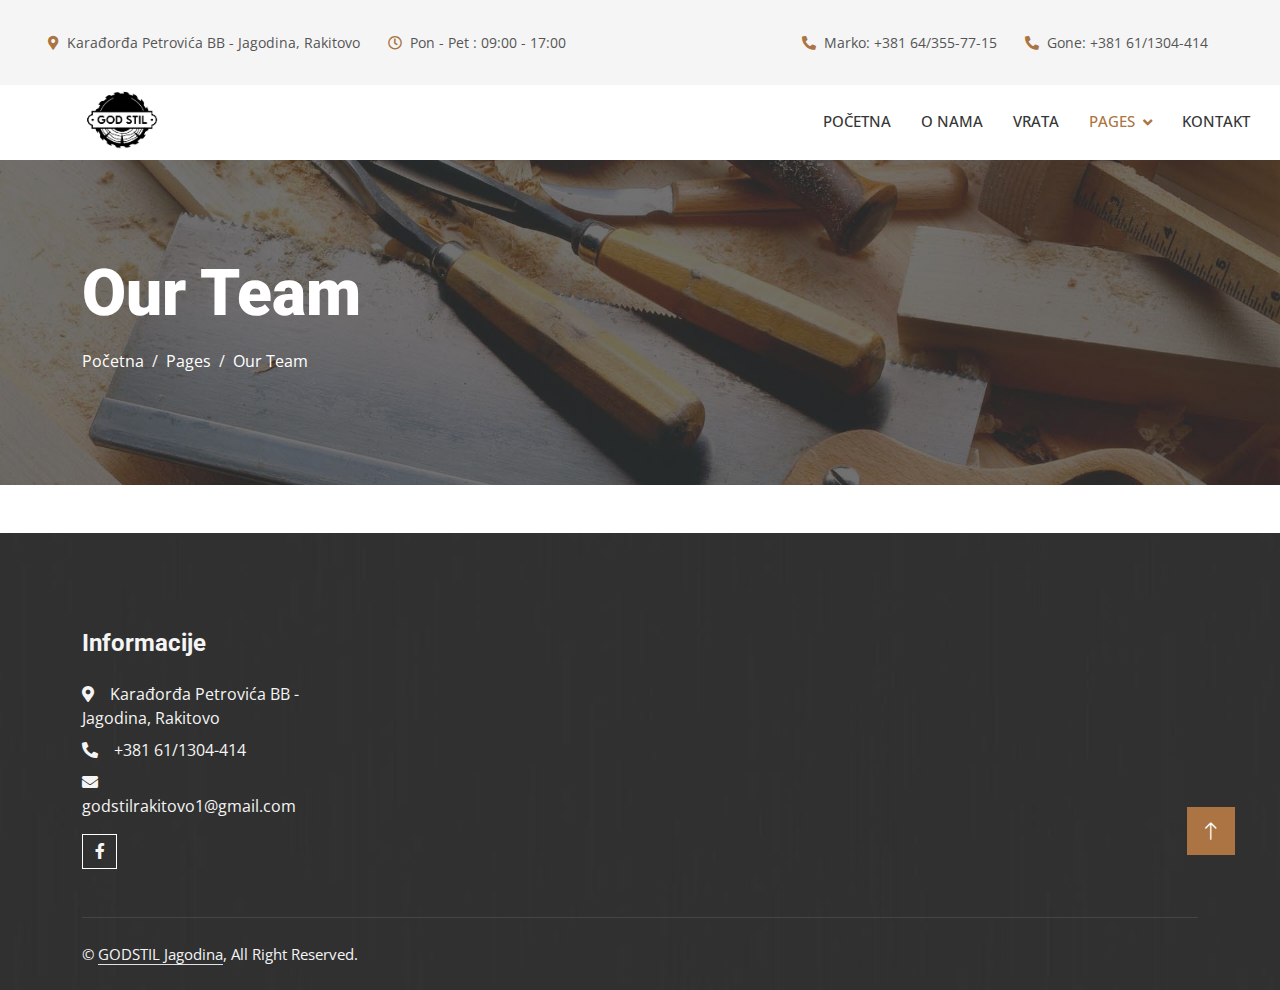
<file: team.html>
<!DOCTYPE html>
<html lang="en">

<head>
    <meta charset="utf-8">
    <title>GOD STIL</title>
    <meta content="width=device-width, initial-scale=1.0" name="viewport">
    <meta content="" name="keywords">
    <meta content="" name="description">

    <!-- Favicon -->
    <link href="img/favicon.ico" rel="icon">

    <!-- Google Web Fonts -->
    <link rel="preconnect" href="https://fonts.googleapis.com">
    <link rel="preconnect" href="https://fonts.gstatic.com" crossorigin>
    <link href="https://fonts.googleapis.com/css2?family=Open+Sans:wght@400;500&family=Roboto:wght@500;700;900&display=swap" rel="stylesheet">

    <!-- Icon Font Stylesheet -->
    <link href="https://cdnjs.cloudflare.com/ajax/libs/font-awesome/5.10.0/css/all.min.css" rel="stylesheet">
    <link href="https://cdn.jsdelivr.net/npm/bootstrap-icons@1.4.1/font/bootstrap-icons.css" rel="stylesheet">

    <!-- Libraries Stylesheet -->
    <link href="lib/animate/animate.min.css" rel="stylesheet">
    <link href="lib/owlcarousel/assets/owl.carousel.min.css" rel="stylesheet">
    <link href="lib/lightbox/css/lightbox.min.css" rel="stylesheet">

    <!-- Customized Bootstrap Stylesheet -->
    <link href="css/bootstrap.min.css" rel="stylesheet">

    <!-- Template Stylesheet -->
    <link href="css/style.css" rel="stylesheet">
</head>

<body>
    <!-- Spinner Start -->
    <div id="spinner" class="show bg-white position-fixed translate-middle w-100 vh-100 top-50 start-50 d-flex align-items-center justify-content-center">
        <div class="spinner-grow text-primary" style="width: 3rem; height: 3rem;" role="status">
            <span class="sr-only">Loading...</span>
        </div>
    </div>
    <!-- Spinner End -->


    <!-- Topbar Start -->
    <div class="container-fluid bg-light p-0">
        <div class="row gx-0 d-none d-lg-flex">
            <div class="col-lg-7 px-5 text-start">
                <div class="h-100 d-inline-flex align-items-center py-3 me-4">
                    <small class="fa fa-map-marker-alt text-primary me-2"></small>
                    <small>Karađorđa Petrovića BB - Jagodina, Rakitovo</small>
                </div>
                <div class="h-100 d-inline-flex align-items-center py-3">
                    <small class="far fa-clock text-primary me-2"></small>
                    <small>Pon - Pet : 09:00  - 17:00</small>
                </div>
            </div>
            <div class="col-lg-5 px-5 text-end">
                <div class="h-100 d-inline-flex align-items-center py-3 me-4">
                    <small class="fa fa-phone-alt text-primary me-2"></small>
                    <small>Marko: +381 64/355-77-15 </small>
                </div>
                <div class="h-100 d-inline-flex align-items-center py-3 me-4">
                    <small class="fa fa-phone-alt text-primary me-2"></small>
                    <small>Gone: +381 61/1304-414 </small>
                </div>
                <div class="h-100 d-inline-flex align-items-center">
                    <a class="btn btn-sm-square bg-white text-primary me-1" href=""><i class="fab fa-facebook-f"></i></a>
                    <a class="btn btn-sm-square bg-white text-primary me-0" href="https://www.instagram.com/stolarija_god_stil?igsh=MWxlNGdjaXRmdmQwdA=="><i class="fab fa-instagram"></i></a>
                </div>
            </div>
        </div>
    </div>
    <!-- Topbar End -->


    <!-- Navbar Start -->
    <nav class="navbar navbar-expand-lg bg-white navbar-light sticky-top p-0">
        <a href="index.html" class="navbar-brand d-flex align-items-center px-4 px-lg-5">
            <img class="img-fluid" src="img/godstil-logo.png" alt="God Stil Logo" style="max-height: 90px; width: auto;">

        </a>
        <button type="button" class="navbar-toggler me-4" data-bs-toggle="collapse" data-bs-target="#navbarCollapse">
            <span class="navbar-toggler-icon"></span>
        </button>
        <div class="collapse navbar-collapse" id="navbarCollapse">
            <div class="navbar-nav ms-auto p-4 p-lg-0">
                <a href="index.html" class="nav-item nav-link">Početna</a>
                <a href="about.html" class="nav-item nav-link">O nama</a>
                <!-- <a href="service.html" class="nav-item nav-link">Usluge</a> -->
                <a href="project.html" class="nav-item nav-link">Vrata</a>
                <div class="nav-item dropdown">
                    <a href="#" class="nav-link dropdown-toggle active" data-bs-toggle="dropdown">Pages</a>
                    <div class="dropdown-menu fade-up m-0">
                        <a href="feature.html" class="dropdown-item">Feature</a>
                        <a href="team.html" class="dropdown-item active">Our Team</a>
                        <a href="404.html" class="dropdown-item">404 Page</a>
                    </div>
                </div>
                <a href="contact.html" class="nav-item nav-link">Kontakt</a>
            </div>
        </div>
    </nav>
    <!-- Navbar End -->


    <!-- Page Header Start -->
    <div class="container-fluid page-header py-5 mb-5">
        <div class="container py-5">
            <h1 class="display-3 text-white mb-3 animated slideInDown">Our Team</h1>
            <nav aria-label="breadcrumb animated slideInDown">
                <ol class="breadcrumb">
                    <li class="breadcrumb-item"><a class="text-white" href="#">Početna</a></li>
                    <li class="breadcrumb-item"><a class="text-white" href="#">Pages</a></li>
                    <li class="breadcrumb-item text-white active" aria-current="page">Our Team</li>
                </ol>
            </nav>
        </div>
    </div>
    <!-- Page Header End -->

    <!-- Footer Start -->
    <div class="container-fluid bg-dark text-light footer mt-5 pt-5 wow fadeIn" data-wow-delay="0.1s">
        <div class="container py-5">
            <div class="row g-5">
                <div class="col-lg-3 col-md-6">
                    <h4 class="text-light mb-4">Informacije</h4>
                    <p class="mb-2"><i class="fa fa-map-marker-alt me-3"></i>Karađorđa Petrovića BB - Jagodina, Rakitovo</p>
                    <p class="mb-2"><i class="fa fa-phone-alt me-3"></i>+381 61/1304-414</p>
                    <p class="mb-2"><i class="fa fa-envelope me-3"></i> godstilrakitovo1@gmail.com</p>
                    <div class="d-flex pt-2">
                        <a class="btn btn-outline-light btn-social" href=""><i class="fab fa-facebook-f"></i></a>
                    </div>
                </div>
                <!-- <div class="col-lg-3 col-md-6">
                    <h4 class="text-light mb-4">Services</h4>
                    <a class="btn btn-link" href="">General Carpentry</a>
                    <a class="btn btn-link" href="">Furniture Remodeling</a>
                    <a class="btn btn-link" href="">Wooden Floor</a>
                    <a class="btn btn-link" href="">Wooden Furniture</a>
                    <a class="btn btn-link" href="">Custom Carpentry</a>
                </div>
                <div class="col-lg-3 col-md-6">
                    <h4 class="text-light mb-4">Quick Links</h4>
                    <a class="btn btn-link" href="">O nama</a>
                    <a class="btn btn-link" href="">Kontaktirajte nas!</a>
                    <a class="btn btn-link" href="">Naše usluge</a>
                    <a class="btn btn-link" href="">Terms & Condition</a>
                    <a class="btn btn-link" href="">Support</a>
                </div> -->
            </div>
        </div>
        <div class="container">
            <div class="copyright">
                <div class="row">
                    <div class="col-md-6 text-center text-md-start mb-3 mb-md-0">
                        &copy; <a class="border-bottom" href="#">GODSTIL Jagodina</a>, All Right Reserved.
                    </div>
                    <div class="col-md-6 text-center text-md-end">
                    </div>
                </div>
            </div>
        </div>
    </div>
    <!-- Footer End -->


    <!-- Back to Top -->
    <a href="#" class="btn btn-lg btn-primary btn-lg-square rounded-0 back-to-top"><i class="bi bi-arrow-up"></i></a>


    <!-- JavaScript Libraries -->
    <script src="https://code.jquery.com/jquery-3.4.1.min.js"></script>
    <script src="https://cdn.jsdelivr.net/npm/bootstrap@5.0.0/dist/js/bootstrap.bundle.min.js"></script>
    <script src="lib/wow/wow.min.js"></script>
    <script src="lib/easing/easing.min.js"></script>
    <script src="lib/waypoints/waypoints.min.js"></script>
    <script src="lib/counterup/counterup.min.js"></script>
    <script src="lib/owlcarousel/owl.carousel.min.js"></script>
    <script src="lib/isotope/isotope.pkgd.min.js"></script>
    <script src="lib/lightbox/js/lightbox.min.js"></script>

    <!-- Template Javascript -->
    <script src="js/main.js"></script>
</body>

</html>
</file>
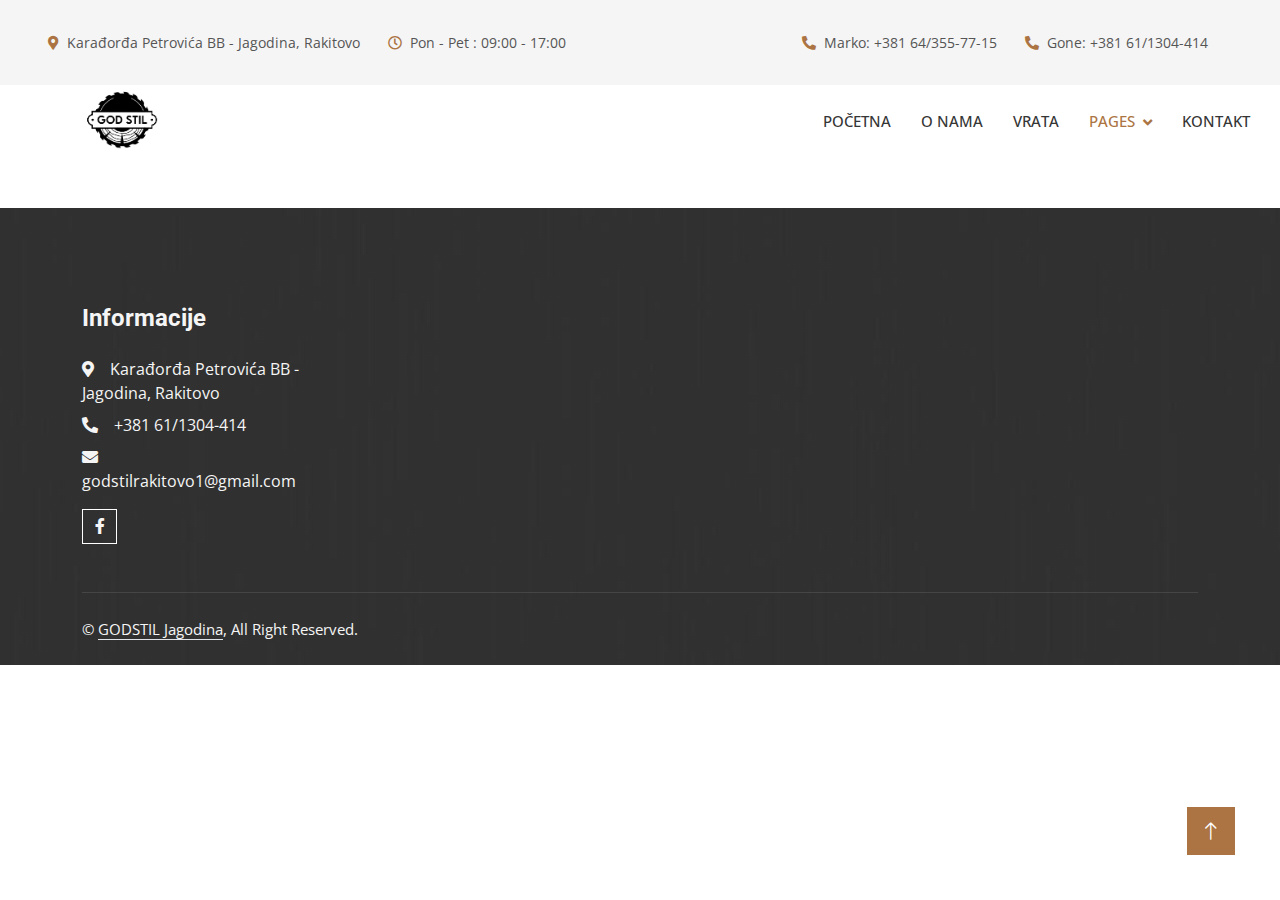
<file: testimonial.html>
<!DOCTYPE html>
<html lang="en">

<head>
    <meta charset="utf-8">
    <title>GOD STIL</title>
    <meta content="width=device-width, initial-scale=1.0" name="viewport">
    <meta content="" name="keywords">
    <meta content="" name="description">

    <!-- Favicon -->
    <link href="img/favicon.ico" rel="icon">

    <!-- Google Web Fonts -->
    <link rel="preconnect" href="https://fonts.googleapis.com">
    <link rel="preconnect" href="https://fonts.gstatic.com" crossorigin>
    <link href="https://fonts.googleapis.com/css2?family=Open+Sans:wght@400;500&family=Roboto:wght@500;700;900&display=swap" rel="stylesheet">

    <!-- Icon Font Stylesheet -->
    <link href="https://cdnjs.cloudflare.com/ajax/libs/font-awesome/5.10.0/css/all.min.css" rel="stylesheet">
    <link href="https://cdn.jsdelivr.net/npm/bootstrap-icons@1.4.1/font/bootstrap-icons.css" rel="stylesheet">

    <!-- Libraries Stylesheet -->
    <link href="lib/animate/animate.min.css" rel="stylesheet">
    <link href="lib/owlcarousel/assets/owl.carousel.min.css" rel="stylesheet">
    <link href="lib/lightbox/css/lightbox.min.css" rel="stylesheet">

    <!-- Customized Bootstrap Stylesheet -->
    <link href="css/bootstrap.min.css" rel="stylesheet">

    <!-- Template Stylesheet -->
    <link href="css/style.css" rel="stylesheet">
</head>

<body>
    <!-- Spinner Start -->
    <div id="spinner" class="show bg-white position-fixed translate-middle w-100 vh-100 top-50 start-50 d-flex align-items-center justify-content-center">
        <div class="spinner-grow text-primary" style="width: 3rem; height: 3rem;" role="status">
            <span class="sr-only">Loading...</span>
        </div>
    </div>
    <!-- Spinner End -->


    <!-- Topbar Start -->
    <div class="container-fluid bg-light p-0">
        <div class="row gx-0 d-none d-lg-flex">
            <div class="col-lg-7 px-5 text-start">
                <div class="h-100 d-inline-flex align-items-center py-3 me-4">
                    <small class="fa fa-map-marker-alt text-primary me-2"></small>
                    <small>Karađorđa Petrovića BB - Jagodina, Rakitovo</small>
                </div>
                <div class="h-100 d-inline-flex align-items-center py-3">
                    <small class="far fa-clock text-primary me-2"></small>
                    <small>Pon - Pet : 09:00  - 17:00</small>
                </div>
            </div>
            <div class="col-lg-5 px-5 text-end">
                <div class="h-100 d-inline-flex align-items-center py-3 me-4">
                    <small class="fa fa-phone-alt text-primary me-2"></small>
                    <small>Marko: +381 64/355-77-15 </small>
                </div>
                <div class="h-100 d-inline-flex align-items-center py-3 me-4">
                    <small class="fa fa-phone-alt text-primary me-2"></small>
                    <small>Gone: +381 61/1304-414 </small>
                </div>
                <div class="h-100 d-inline-flex align-items-center">
                    <a class="btn btn-sm-square bg-white text-primary me-1" href=""><i class="fab fa-facebook-f"></i></a>
                    <a class="btn btn-sm-square bg-white text-primary me-0" href="https://www.instagram.com/stolarija_god_stil?igsh=MWxlNGdjaXRmdmQwdA=="><i class="fab fa-instagram"></i></a>
                </div>
            </div>
        </div>
    </div>
    <!-- Topbar End -->


    <!-- Navbar Start -->
    <nav class="navbar navbar-expand-lg bg-white navbar-light sticky-top p-0">
        <a href="index.html" class="navbar-brand d-flex align-items-center px-4 px-lg-5">
            <img class="img-fluid" src="img/godstil-logo.png" alt="God Stil Logo" style="max-height: 90px; width: auto;">

        </a>
        <button type="button" class="navbar-toggler me-4" data-bs-toggle="collapse" data-bs-target="#navbarCollapse">
            <span class="navbar-toggler-icon"></span>
        </button>
        <div class="collapse navbar-collapse" id="navbarCollapse">
            <div class="navbar-nav ms-auto p-4 p-lg-0">
                <a href="index.html" class="nav-item nav-link">Početna</a>
                <a href="about.html" class="nav-item nav-link">O nama</a>
                <!-- <a href="service.html" class="nav-item nav-link">Usluge</a> -->
                <a href="project.html" class="nav-item nav-link">Vrata</a>
                <div class="nav-item dropdown">
                    <a href="#" class="nav-link dropdown-toggle active" data-bs-toggle="dropdown">Pages</a>
                    <div class="dropdown-menu fade-up m-0">
                        <a href="feature.html" class="dropdown-item">Feature</a>
                        <a href="team.html" class="dropdown-item">Our Team</a>
                        <a href="404.html" class="dropdown-item">404 Page</a>
                    </div>
                </div>
                <a href="contact.html" class="nav-item nav-link">Kontakt</a>
            </div>
        </div>
    </nav>
    <!-- Navbar End -->


    <!-- Page Header Start 
    <div class="container-fluid page-header py-5 mb-5">
        <div class="container py-5">
            <h1 class="display-3 text-white mb-3 animated slideInDown">Testimonial</h1>
            <nav aria-label="breadcrumb animated slideInDown">
                <ol class="breadcrumb">
                    <li class="breadcrumb-item"><a class="text-white" href="#">Početna</a></li>
                    <li class="breadcrumb-item"><a class="text-white" href="#">Pages</a></li>
                </ol>
            </nav>
        </div>
    </div>
    <Page Header End -->

    <!-- Footer Start -->
    <div class="container-fluid bg-dark text-light footer mt-5 pt-5 wow fadeIn" data-wow-delay="0.1s">
        <div class="container py-5">
            <div class="row g-5">
                <div class="col-lg-3 col-md-6">
                    <h4 class="text-light mb-4">Informacije</h4>
                    <p class="mb-2"><i class="fa fa-map-marker-alt me-3"></i>Karađorđa Petrovića BB - Jagodina, Rakitovo</p>
                    <p class="mb-2"><i class="fa fa-phone-alt me-3"></i>+381 61/1304-414</p>
                    <p class="mb-2"><i class="fa fa-envelope me-3"></i> godstilrakitovo1@gmail.com</p>
                    <div class="d-flex pt-2">
                        <a class="btn btn-outline-light btn-social" href=""><i class="fab fa-facebook-f"></i></a>
                    </div>
                </div>
                <!-- <div class="col-lg-3 col-md-6">
                    <h4 class="text-light mb-4">Services</h4>
                    <a class="btn btn-link" href="">General Carpentry</a>
                    <a class="btn btn-link" href="">Furniture Remodeling</a>
                    <a class="btn btn-link" href="">Wooden Floor</a>
                    <a class="btn btn-link" href="">Wooden Furniture</a>
                    <a class="btn btn-link" href="">Custom Carpentry</a>
                </div>
                <div class="col-lg-3 col-md-6">
                    <h4 class="text-light mb-4">Quick Links</h4>
                    <a class="btn btn-link" href="">O nama</a>
                    <a class="btn btn-link" href="">Kontaktirajte nas!</a>
                    <a class="btn btn-link" href="">Naše usluge</a>
                    <a class="btn btn-link" href="">Terms & Condition</a>
                    <a class="btn btn-link" href="">Support</a>
                </div> -->
            </div>
        </div>
        <div class="container">
            <div class="copyright">
                <div class="row">
                    <div class="col-md-6 text-center text-md-start mb-3 mb-md-0">
                        &copy; <a class="border-bottom" href="#">GODSTIL Jagodina</a>, All Right Reserved.
                    </div>
                    <div class="col-md-6 text-center text-md-end">
                    </div>
                </div>
            </div>
        </div>
    </div>
    <!-- Footer End -->


    <!-- Back to Top -->
    <a href="#" class="btn btn-lg btn-primary btn-lg-square rounded-0 back-to-top"><i class="bi bi-arrow-up"></i></a>


    <!-- JavaScript Libraries -->
    <script src="https://code.jquery.com/jquery-3.4.1.min.js"></script>
    <script src="https://cdn.jsdelivr.net/npm/bootstrap@5.0.0/dist/js/bootstrap.bundle.min.js"></script>
    <script src="lib/wow/wow.min.js"></script>
    <script src="lib/easing/easing.min.js"></script>
    <script src="lib/waypoints/waypoints.min.js"></script>
    <script src="lib/counterup/counterup.min.js"></script>
    <script src="lib/owlcarousel/owl.carousel.min.js"></script>
    <script src="lib/isotope/isotope.pkgd.min.js"></script>
    <script src="lib/lightbox/js/lightbox.min.js"></script>

    <!-- Template Javascript -->
    <script src="js/main.js"></script>
</body>

</html>
</file>
<file: css/style.css>
/********** Template CSS **********/

:root {
    --primary: #AB7442;
    --light: #F5F5F5;
    --dark: #353535;
}

.fw-medium {
    font-weight: 500 !important;
}

.fw-bold {
    font-weight: 700 !important;
}

.fw-black {
    font-weight: 900 !important;
}

.back-to-top {
    position: fixed;
    display: none;
    right: 45px;
    bottom: 45px;
    z-index: 99;
}


/*** Spinner ***/

#spinner {
    opacity: 0;
    visibility: hidden;
    transition: opacity .5s ease-out, visibility 0s linear .5s;
    z-index: 99999;
}

#spinner.show {
    transition: opacity .5s ease-out, visibility 0s linear 0s;
    visibility: visible;
    opacity: 1;
}


/*** Button ***/

.btn {
    font-weight: 500;
    transition: .5s;
}

.btn.btn-primary,
.btn.btn-secondary {
    color: #FFFFFF;
}

.btn-square {
    width: 38px;
    height: 38px;
}

.btn-sm-square {
    width: 32px;
    height: 32px;
}

.btn-lg-square {
    width: 48px;
    height: 48px;
}

.btn-square,
.btn-sm-square,
.btn-lg-square {
    padding: 0;
    display: flex;
    align-items: center;
    justify-content: center;
    font-weight: normal;
}


/*** Navbar ***/

.navbar .dropdown-toggle::after {
    border: none;
    content: "\f107";
    font-family: "Font Awesome 5 Free";
    font-weight: 900;
    vertical-align: middle;
    margin-left: 8px;
}

.navbar-light .navbar-nav .nav-link {
    margin-right: 30px;
    padding: 25px 0;
    color: #FFFFFF;
    font-size: 15px;
    font-weight: 500;
    text-transform: uppercase;
    outline: none;
}

.navbar-light .navbar-nav .nav-link:hover,
.navbar-light .navbar-nav .nav-link.active {
    color: var(--primary);
}

@media (max-width: 991.98px) {
    .navbar-light .navbar-nav .nav-link {
        margin-right: 0;
        padding: 10px 0;
    }
    .navbar-light .navbar-nav {
        border-top: 1px solid #EEEEEE;
    }
}

.navbar-light .navbar-brand,
.navbar-light a.btn {
    height: 75px;
}

.navbar-light .navbar-nav .nav-link {
    color: var(--dark);
    font-weight: 500;
}

.navbar-light.sticky-top {
    top: -100px;
    transition: .5s;
}

@media (min-width: 992px) {
    .navbar .nav-item .dropdown-menu {
        display: block;
        border: none;
        margin-top: 0;
        top: 150%;
        opacity: 0;
        visibility: hidden;
        transition: .5s;
    }
    .navbar .nav-item:hover .dropdown-menu {
        top: 100%;
        visibility: visible;
        transition: .5s;
        opacity: 1;
    }
}


/*** Header ***/

@media (max-width: 768px) {
    .header-carousel .owl-carousel-item {
        position: relative;
        min-height: 500px;
    }
    .header-carousel .owl-carousel-item img {
        position: absolute;
        width: 100%;
        height: 100%;
        object-fit: cover;
    }
    .header-carousel .owl-carousel-item h5,
    .header-carousel .owl-carousel-item p {
        font-size: 14px !important;
        font-weight: 400 !important;
    }
    .header-carousel .owl-carousel-item h1 {
        font-size: 30px;
        font-weight: 600;
    }
}

.header-carousel .owl-nav {
    position: absolute;
    width: 200px;
    height: 45px;
    bottom: 30px;
    left: 50%;
    transform: translateX(-50%);
    display: flex;
    justify-content: space-between;
}

.header-carousel .owl-nav .owl-prev,
.header-carousel .owl-nav .owl-next {
    width: 45px;
    height: 45px;
    display: flex;
    align-items: center;
    justify-content: center;
    color: #FFFFFF;
    background: transparent;
    border: 1px solid #FFFFFF;
    font-size: 22px;
    transition: .5s;
}

.header-carousel .owl-nav .owl-prev:hover,
.header-carousel .owl-nav .owl-next:hover {
    background: var(--primary);
    border-color: var(--primary);
}

.header-carousel .owl-dots {
    position: absolute;
    height: 45px;
    bottom: 30px;
    left: 50%;
    transform: translateX(-50%);
    display: flex;
    align-items: center;
    justify-content: center;
}

.header-carousel .owl-dot {
    position: relative;
    display: inline-block;
    margin: 0 5px;
    width: 15px;
    height: 15px;
    background: transparent;
    border: 1px solid #FFFFFF;
    transition: .5s;
}

.header-carousel .owl-dot::after {
    position: absolute;
    content: "";
    width: 5px;
    height: 5px;
    top: 4px;
    left: 4px;
    background: transparent;
    border: 1px solid #FFFFFF;
}

.header-carousel .owl-dot.active {
    background: var(--primary);
    border-color: var(--primary);
}

.page-header {
    background: linear-gradient(rgba(53, 53, 53, .7), rgba(53, 53, 53, .7)), url(../img/carousel-1.jpg) center center no-repeat;
    background-size: cover;
}

.breadcrumb-item+.breadcrumb-item::before {
    color: var(--light);
}


/*** Section Title ***/

.section-title h1 {
    position: relative;
    display: inline-block;
    padding: 0 60px;
}

.section-title.text-start h1 {
    padding-left: 0;
}

.section-title h1::before,
.section-title h1::after {
    position: absolute;
    content: "";
    width: 45px;
    height: 5px;
    bottom: 0;
    background: var(--dark);
}

.section-title h1::before {
    left: 0;
}

.section-title h1::after {
    right: 0;
}

.section-title.text-start h1::before {
    display: none;
}


/*** About ***/

@media (min-width: 992px) {
    .container.about {
        max-width: 100% !important;
    }
    .about-text {
        padding-right: calc(((100% - 960px) / 2) + .75rem);
    }
}

@media (min-width: 1200px) {
    .about-text {
        padding-right: calc(((100% - 1140px) / 2) + .75rem);
    }
}

@media (min-width: 1400px) {
    .about-text {
        padding-right: calc(((100% - 1320px) / 2) + .75rem);
    }
}


/*** Usluge ***/

.service-item img {
    transition: .5s;
}

.service-item:hover img {
    transform: scale(1.1);
}


/*** Feature ***/

@media (min-width: 992px) {
    .container.feature {
        max-width: 100% !important;
    }
    .feature-text {
        padding-left: calc(((100% - 960px) / 2) + .75rem);
    }
}

@media (min-width: 1200px) {
    .feature-text {
        padding-left: calc(((100% - 1140px) / 2) + .75rem);
    }
}

@media (min-width: 1400px) {
    .feature-text {
        padding-left: calc(((100% - 1320px) / 2) + .75rem);
    }
}


/*** Vrata Portfolio ***/

#portfolio-flters li {
    display: inline-block;
    font-weight: 500;
    color: var(--dark);
    cursor: pointer;
    transition: .5s;
    border-bottom: 2px solid transparent;
}

#portfolio-flters li:hover,
#portfolio-flters li.active {
    color: var(--primary);
    border-color: var(--primary);
}

.portfolio-item img {
    transition: .5s;
}

.portfolio-item:hover img {
    transform: scale(1.1);
}

.portfolio-item .portfolio-overlay {
    position: absolute;
    display: flex;
    align-items: center;
    justify-content: center;
    width: 0;
    height: 0;
    bottom: 0;
    left: 50%;
    background: rgba(53, 53, 53, .7);
    transition: .5s;
}

.portfolio-item:hover .portfolio-overlay {
    width: 100%;
    height: 100%;
    left: 0;
}

.portfolio-item .portfolio-overlay .btn {
    opacity: 0;
}

.portfolio-item:hover .portfolio-overlay .btn {
    opacity: 1;
}


/*** Contact ***/

@media (min-width: 992px) {
    .container.contact {
        max-width: 100% !important;
    }
    .contact-text {
        padding-left: calc(((100% - 960px) / 2) + .75rem);
    }
}

@media (min-width: 1200px) {
    .contact-text {
        padding-left: calc(((100% - 1140px) / 2) + .75rem);
    }
}

@media (min-width: 1400px) {
    .contact-text {
        padding-left: calc(((100% - 1320px) / 2) + .75rem);
    }
}


/*** Footer ***/

.footer {
    background: linear-gradient(rgba(53, 53, 53, .7), rgba(53, 53, 53, .7)), url(../img/footer.jpg) center center no-repeat;
    background-size: cover;
}

.footer .btn.btn-social {
    margin-right: 5px;
    width: 35px;
    height: 35px;
    display: flex;
    align-items: center;
    justify-content: center;
    color: var(--light);
    border: 1px solid #FFFFFF;
    transition: .3s;
}

.footer .btn.btn-social:hover {
    color: var(--primary);
}

.footer .btn.btn-link {
    display: block;
    margin-bottom: 5px;
    padding: 0;
    text-align: left;
    color: #FFFFFF;
    font-size: 15px;
    font-weight: normal;
    text-transform: capitalize;
    transition: .3s;
}

.footer .btn.btn-link::before {
    position: relative;
    content: "\f105";
    font-family: "Font Awesome 5 Free";
    font-weight: 900;
    margin-right: 10px;
}

.footer .btn.btn-link:hover {
    color: var(--primary);
    letter-spacing: 1px;
    box-shadow: none;
}

.footer .copyright {
    padding: 25px 0;
    font-size: 15px;
    border-top: 1px solid rgba(256, 256, 256, .1);
}

.footer .copyright a {
    color: var(--light);
}

.footer .copyright a:hover {
    color: var(--primary);
}
</file>
